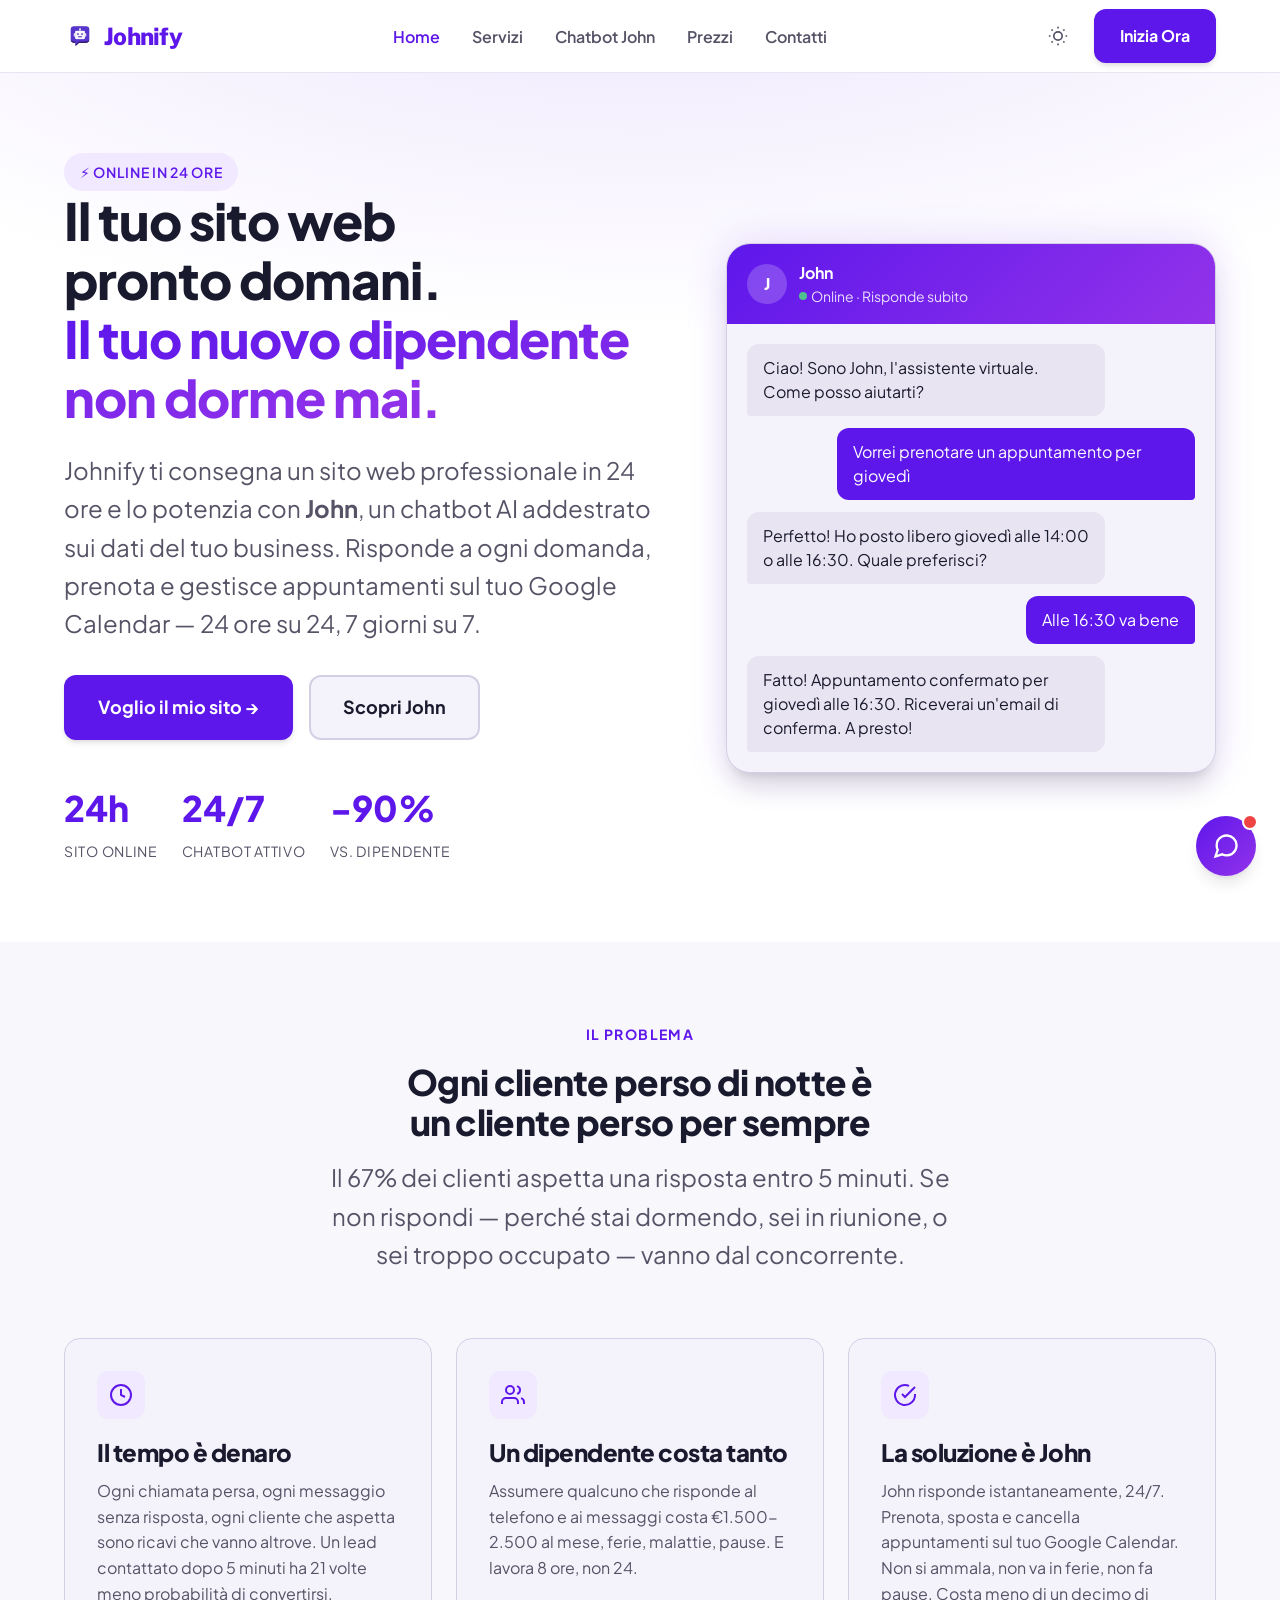
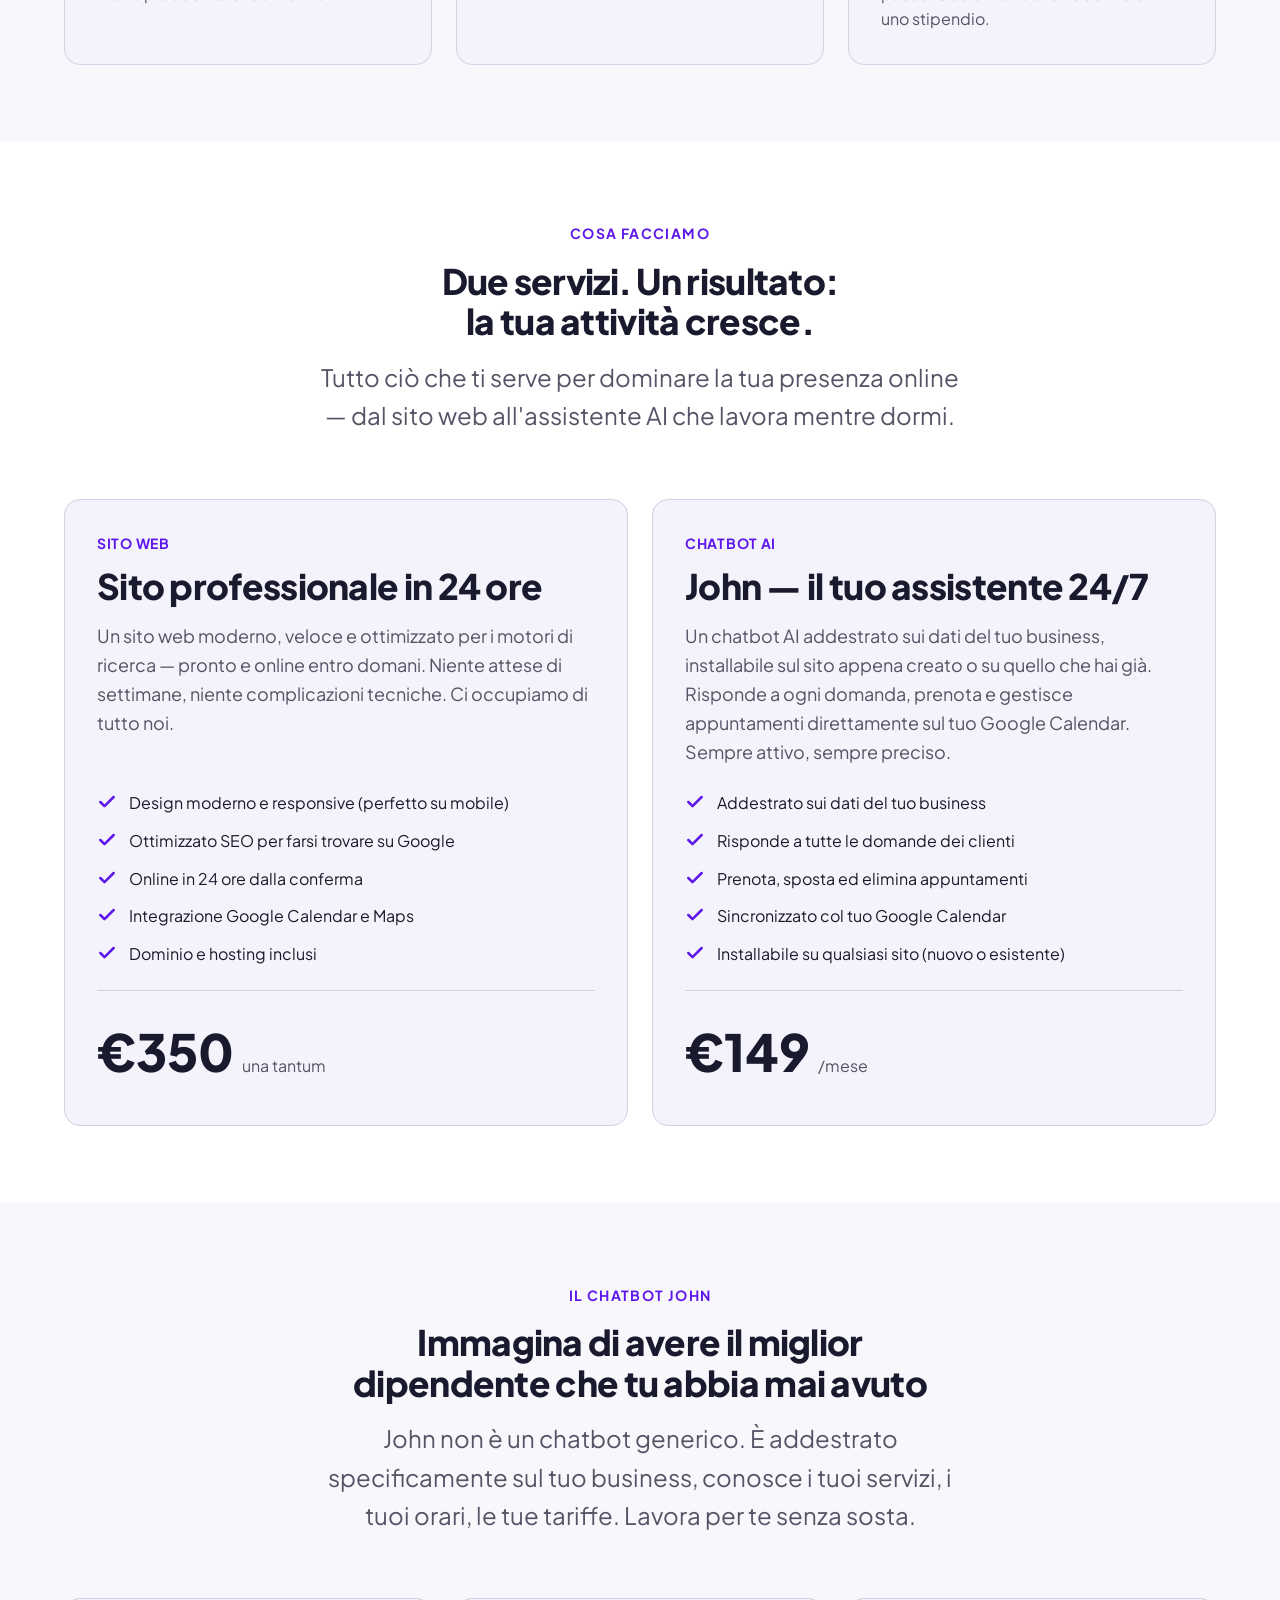
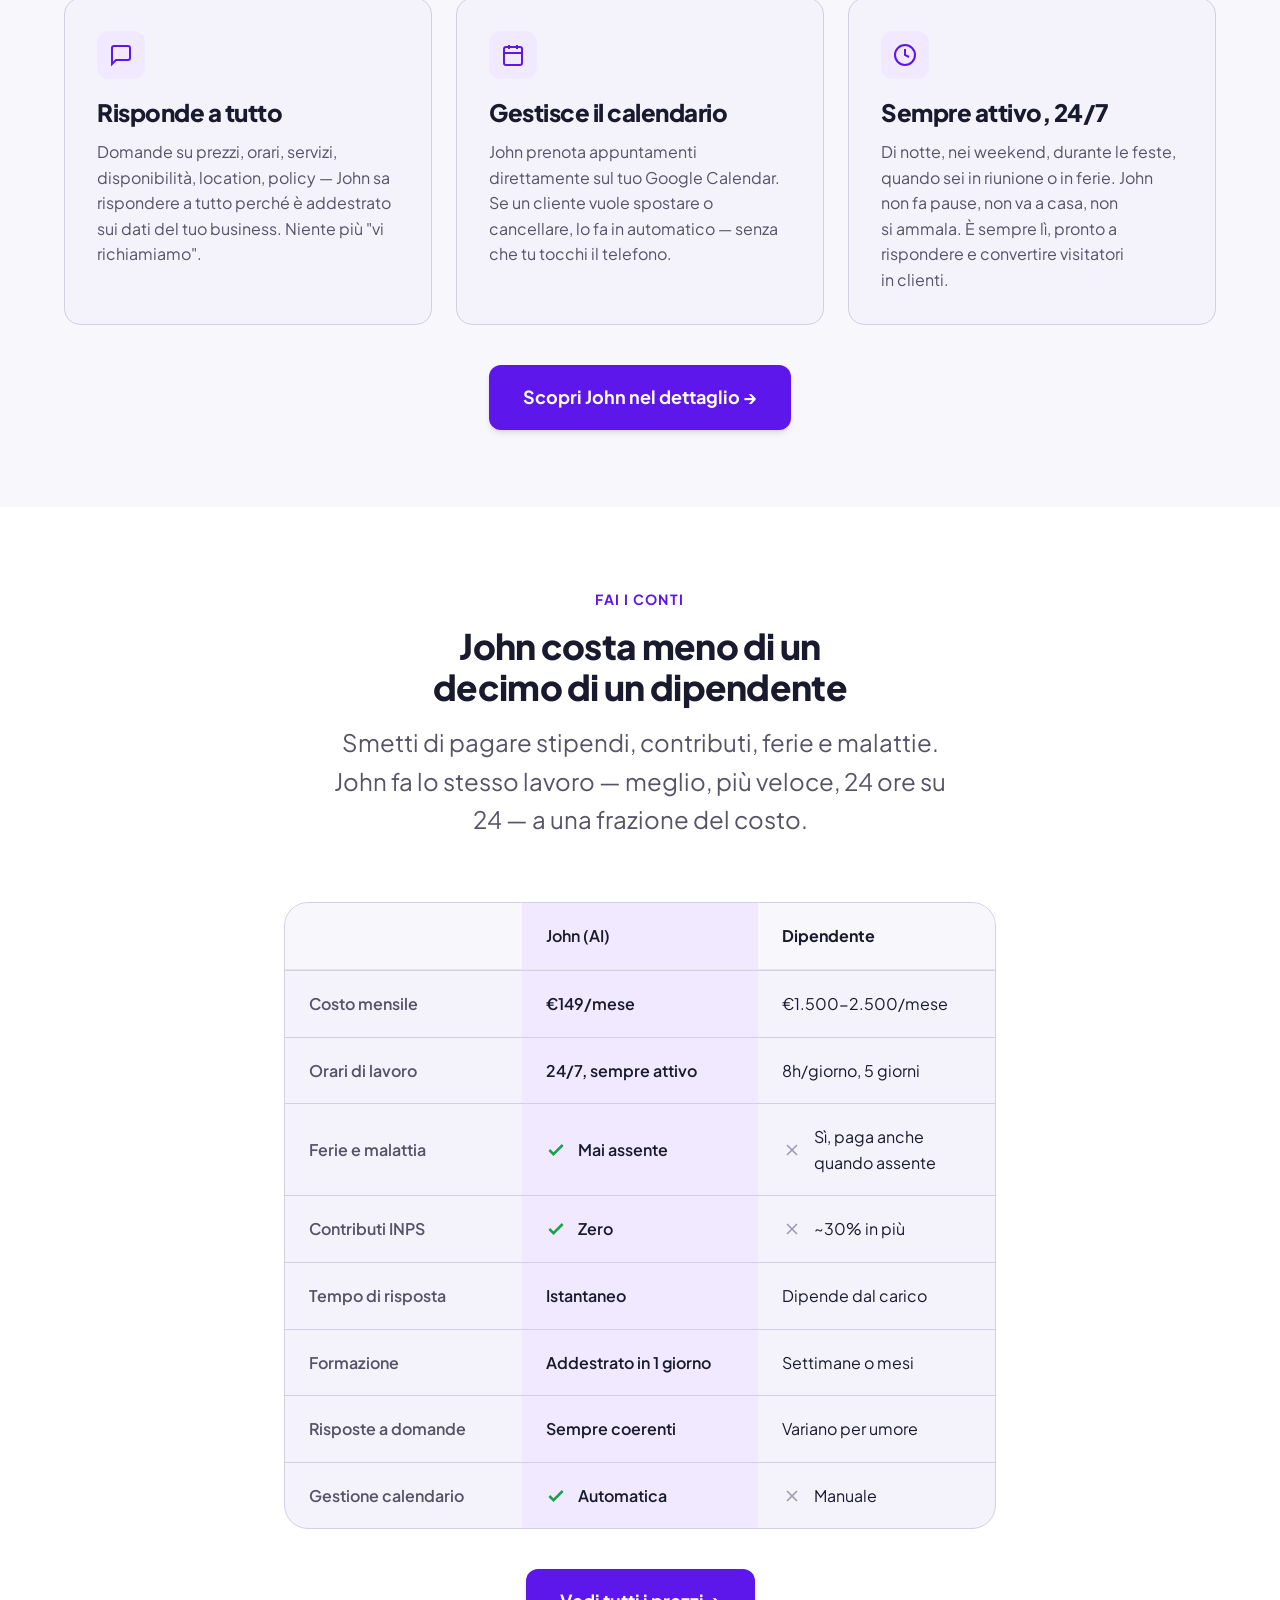
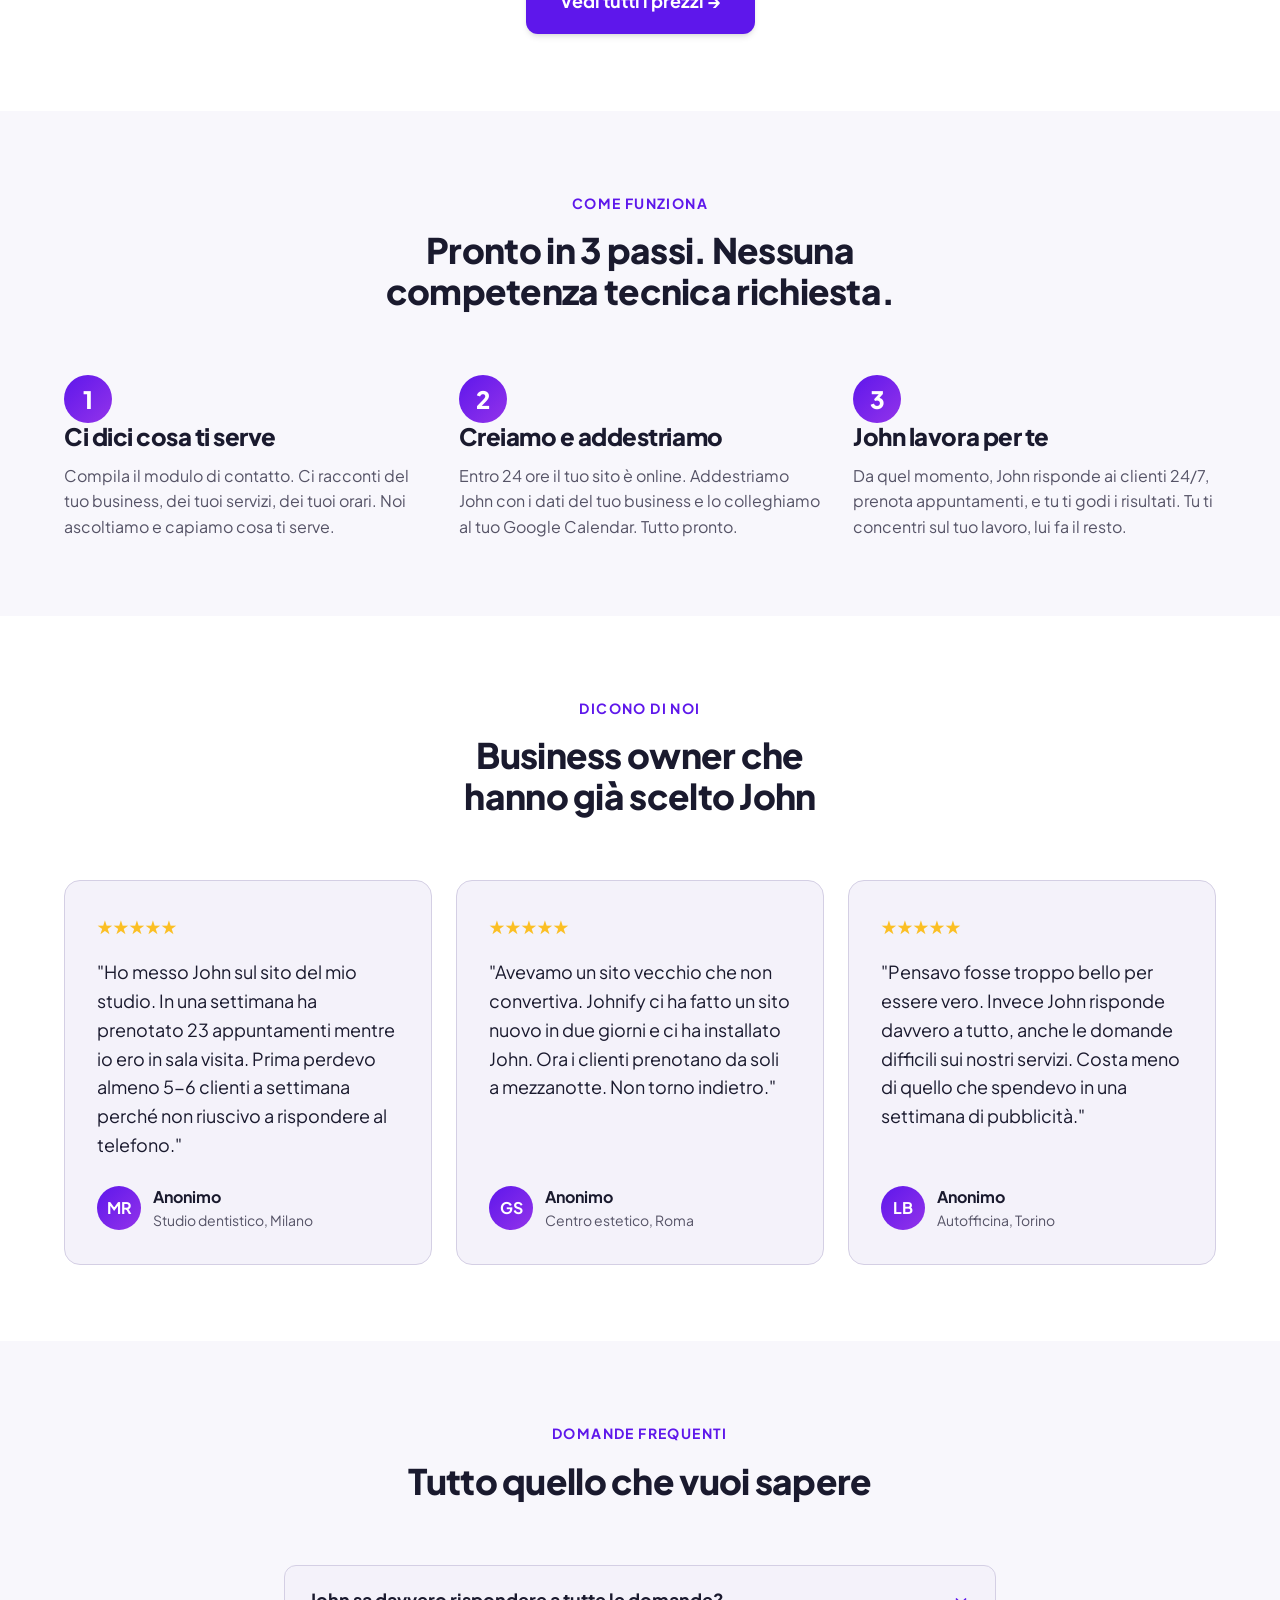
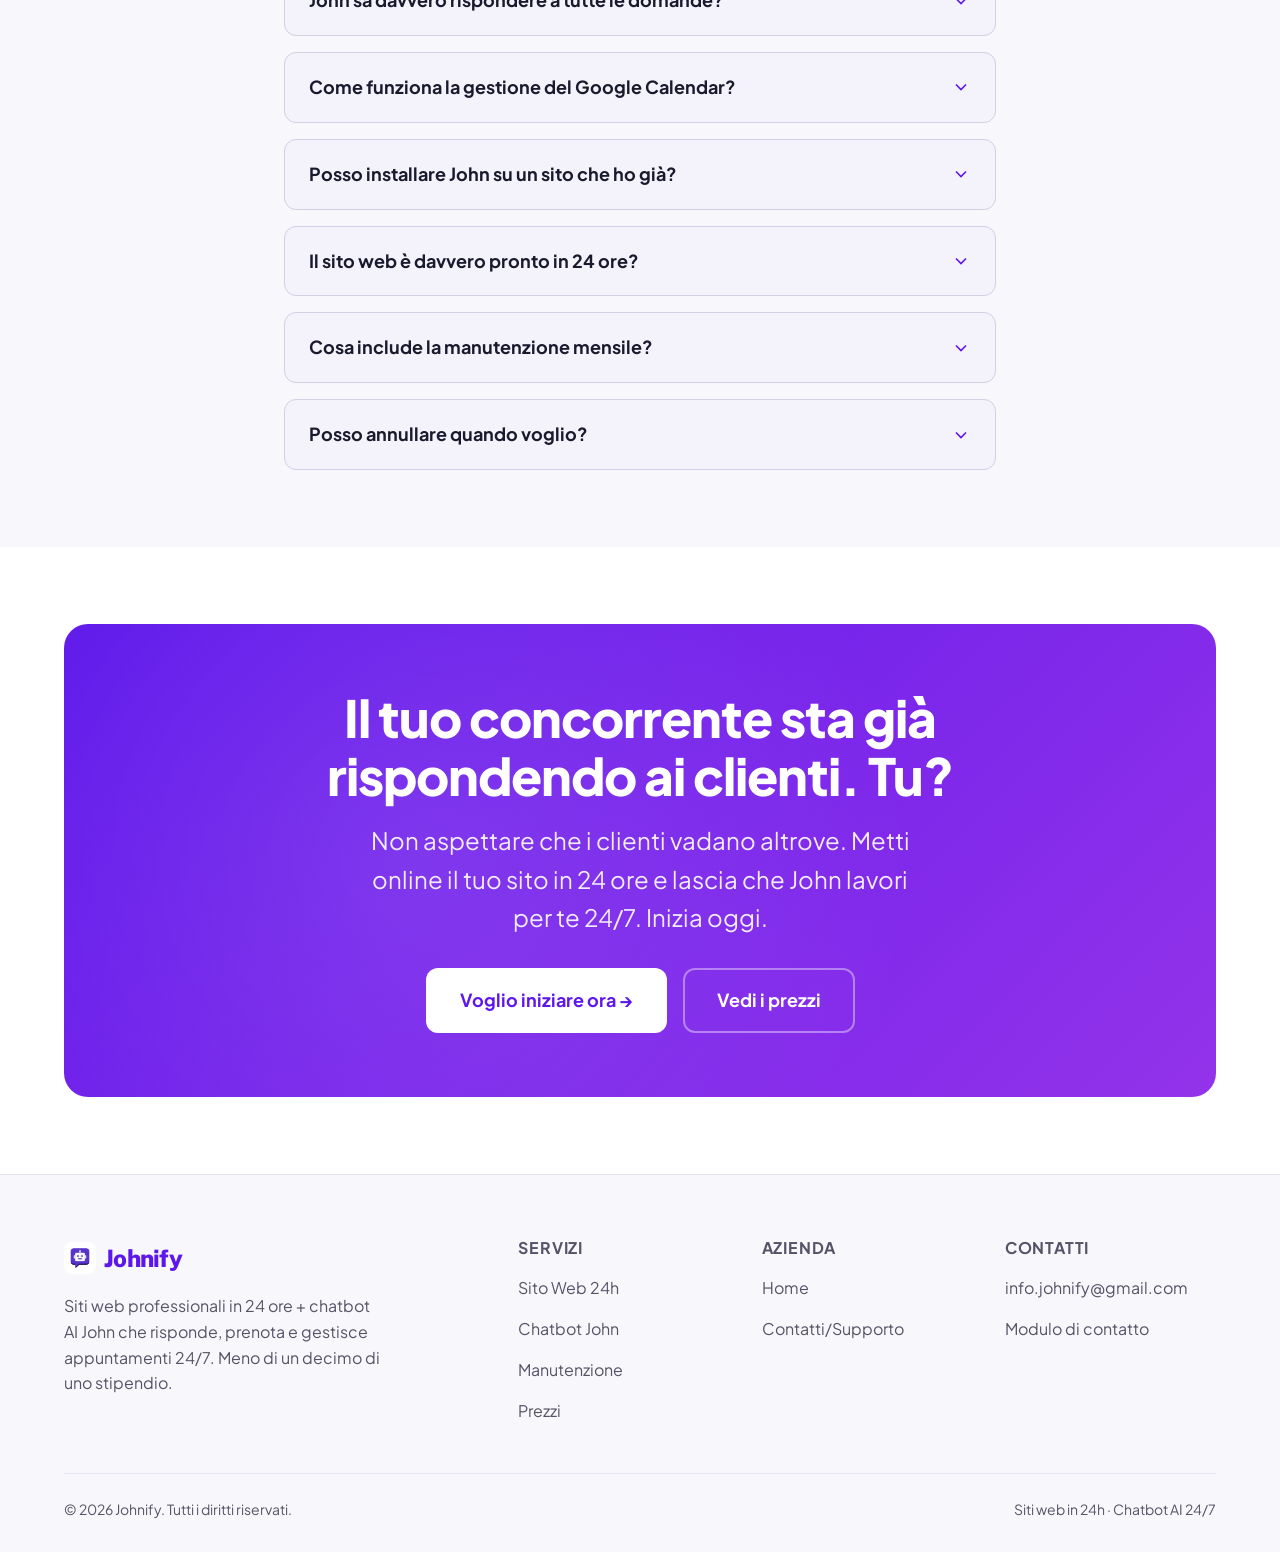
<file: index.html>
<!DOCTYPE html>
<html lang="it" data-theme="light">
<head>
  <meta charset="UTF-8">
  <meta name="viewport" content="width=device-width, initial-scale=1.0">
  <title>Johnify — Siti Web in 24h + Assistente AI John che lavora 24/7</title>
  <meta name="description" content="Johnify crea il tuo sito web professionale in 24 ore e lo potenzia con John, un chatbot AI che risponde, prenota e gestisce appuntamenti sul tuo Google Calendar. Attivo 24/7, a meno di un decimo dello stipendio di un dipendente.">
  <meta property="og:title" content="Johnify — Siti Web in 24h + Assistente AI John 24/7">
  <meta property="og:description" content="Sito web professionale in 24 ore. Chatbot AI John che risponde, prenota e gestisce appuntamenti 24/7. A meno di un decimo di uno stipendio.">
  <meta property="og:type" content="website">
  <link rel="icon" href="logo.png">
  <link rel="preconnect" href="https://fonts.googleapis.com">
  <link rel="preconnect" href="https://fonts.gstatic.com" crossorigin>
  <link href="https://fonts.googleapis.com/css2?family=Plus+Jakarta+Sans:wght@400;500;600;700;800&family=Public+Sans:wght@600;700;800&display=swap" rel="stylesheet">
  <link rel="stylesheet" href="style.css">
  <script>
    (function(){
      try {
        var s = window['localStorage'];
        var t = s ? s.getItem('johnify-theme') : null;
        if (!t) t = window.matchMedia('(prefers-color-scheme: dark)').matches ? 'dark' : 'light';
        document.documentElement.setAttribute('data-theme', t);
      } catch(e){}
    })();
  </script>
</head>
<body>

  <!-- ============ HEADER ============ -->
  <header class="header" id="header">
    <div class="container">
      <nav class="nav">
        <a href="index.html" class="logo" aria-label="Johnify home">
          <img src="logo.png" alt="Johnify">
          Johnify
        </a>

        <ul class="nav-links" id="navLinks">
          <li><a href="index.html" class="active">Home</a></li>
          <li><a href="servizi.html">Servizi</a></li>
          <li><a href="chatbot.html">Chatbot John</a></li>
          <li><a href="prezzi.html">Prezzi</a></li>
          <li><a href="contatti.html">Contatti</a></li>
        </ul>

        <div class="nav-actions">
          <button class="theme-toggle" data-theme-toggle aria-label="Cambia tema">
            <svg id="themeIcon" width="20" height="20" viewBox="0 0 24 24" fill="none" stroke="currentColor" stroke-width="2"><circle cx="12" cy="12" r="5"/><path d="M12 1v2M12 21v2M4.22 4.22l1.42 1.42M18.36 18.36l1.42 1.42M1 12h2M21 12h2M4.22 19.78l1.42-1.42M18.36 5.64l1.42-1.42"/></svg>
          </button>
          <a href="https://cal.com/convexis-yamp3o/johnify?overlayCalendar=true" class="btn btn-primary">Inizia Ora</a>
          <button class="menu-toggle" id="menuToggle" aria-label="Apri menu">
            <span></span><span></span><span></span>
          </button>
        </div>
      </nav>
    </div>
  </header>

  <!-- ============ HERO ============ -->
  <section class="hero">
    <div class="container">
      <div class="hero-grid">
        <div class="hero-content">
          <span class="badge">⚡ Online in 24 ore</span>
          <h1>Il tuo sito web pronto domani.<br><span class="text-gradient">Il tuo nuovo dipendente non dorme mai.</span></h1>
          <p>Johnify ti consegna un sito web professionale in 24 ore e lo potenzia con <strong>John</strong>, un chatbot AI addestrato sui dati del tuo business. Risponde a ogni domanda, prenota e gestisce appuntamenti sul tuo Google Calendar — 24 ore su 24, 7 giorni su 7.</p>
          <div class="hero-actions">
            <a href="https://cal.com/convexis-yamp3o/johnify?overlayCalendar=true" class="btn btn-primary btn-lg">Voglio il mio sito →</a>
            <a href="chatbot.html" class="btn btn-secondary btn-lg">Scopri John</a>
          </div>
          <div class="hero-trust">
            <div class="hero-trust-item">
              <span class="hero-trust-value">24h</span>
              <span class="hero-trust-label">Sito online</span>
            </div>
            <div class="hero-trust-item">
              <span class="hero-trust-value">24/7</span>
              <span class="hero-trust-label">Chatbot attivo</span>
            </div>
            <div class="hero-trust-item">
              <span class="hero-trust-value">-90%</span>
              <span class="hero-trust-label">vs. dipendente</span>
            </div>
          </div>
        </div>

        <div class="hero-visual">
          <div class="chat-preview">
            <div class="chat-preview-header">
              <div class="chat-preview-avatar">J</div>
              <div>
                <div class="chat-preview-name">John</div>
                <div class="chat-preview-status">Online · Risponde subito</div>
              </div>
            </div>
            <div class="chat-preview-body">
              <div class="chat-msg chat-msg-bot">Ciao! Sono John, l'assistente virtuale. Come posso aiutarti?</div>
              <div class="chat-msg chat-msg-user">Vorrei prenotare un appuntamento per giovedì</div>
              <div class="chat-msg chat-msg-bot">Perfetto! Ho posto libero giovedì alle 14:00 o alle 16:30. Quale preferisci?</div>
              <div class="chat-msg chat-msg-user">Alle 16:30 va bene</div>
              <div class="chat-msg chat-msg-bot">Fatto! Appuntamento confermato per giovedì alle 16:30. Riceverai un'email di conferma. A presto!</div>
            </div>
          </div>
        </div>
      </div>
    </div>
  </section>

  <!-- ============ PROBLEM / SOLUTION ============ -->
  <section class="section section-alt">
    <div class="container">
      <div class="section-header">
        <span class="section-label">Il problema</span>
        <h2>Ogni cliente perso di notte è un cliente perso per sempre</h2>
        <p>Il 67% dei clienti aspetta una risposta entro 5 minuti. Se non rispondi — perché stai dormendo, sei in riunione, o sei troppo occupato — vanno dal concorrente.</p>
      </div>
      <div class="features-grid">
        <div class="feature-card">
          <div class="feature-icon">
            <svg width="24" height="24" viewBox="0 0 24 24" fill="none" stroke="currentColor" stroke-width="2"><circle cx="12" cy="12" r="10"/><path d="M12 6v6l4 2"/></svg>
          </div>
          <h3>Il tempo è denaro</h3>
          <p>Ogni chiamata persa, ogni messaggio senza risposta, ogni cliente che aspetta sono ricavi che vanno altrove. Un lead contattato dopo 5 minuti ha 21 volte meno probabilità di convertirsi.</p>
        </div>
        <div class="feature-card">
          <div class="feature-icon">
            <svg width="24" height="24" viewBox="0 0 24 24" fill="none" stroke="currentColor" stroke-width="2"><path d="M17 21v-2a4 4 0 0 0-4-4H5a4 4 0 0 0-4 4v2"/><circle cx="9" cy="7" r="4"/><path d="M23 21v-2a4 4 0 0 0-3-3.87M16 3.13a4 4 0 0 1 0 7.75"/></svg>
          </div>
          <h3>Un dipendente costa tanto</h3>
          <p>Assumere qualcuno che risponde al telefono e ai messaggi costa €1.500-2.500 al mese, ferie, malattie, pause. E lavora 8 ore, non 24.</p>
        </div>
        <div class="feature-card">
          <div class="feature-icon">
            <svg width="24" height="24" viewBox="0 0 24 24" fill="none" stroke="currentColor" stroke-width="2"><path d="M22 11.08V12a10 10 0 1 1-5.93-9.14"/><polyline points="22 4 12 14.01 9 11.01"/></svg>
          </div>
          <h3>La soluzione è John</h3>
          <p>John risponde istantaneamente, 24/7. Prenota, sposta e cancella appuntamenti sul tuo Google Calendar. Non si ammala, non va in ferie, non fa pause. Costa meno di un decimo di uno stipendio.</p>
        </div>
      </div>
    </div>
  </section>

  <!-- ============ SERVICES ============ -->
  <section class="section" id="servizi">
    <div class="container">
      <div class="section-header">
        <span class="section-label">Cosa facciamo</span>
        <h2>Due servizi. Un risultato: la tua attività cresce.</h2>
        <p>Tutto ciò che ti serve per dominare la tua presenza online — dal sito web all'assistente AI che lavora mentre dormi.</p>
      </div>
      <div class="services-grid">
        <div class="service-card">
          <span class="service-card-tag">Sito Web</span>
          <h3>Sito professionale in 24 ore</h3>
          <p>Un sito web moderno, veloce e ottimizzato per i motori di ricerca — pronto e online entro domani. Niente attese di settimane, niente complicazioni tecniche. Ci occupiamo di tutto noi.</p>
          <ul class="service-features">
            <li>Design moderno e responsive (perfetto su mobile)</li>
            <li>Ottimizzato SEO per farsi trovare su Google</li>
            <li>Online in 24 ore dalla conferma</li>
            <li>Integrazione Google Calendar e Maps</li>
            <li>Dominio e hosting inclusi</li>
          </ul>
          <div class="service-price">
            <span class="service-price-value">€350</span>
            <span class="service-price-period">una tantum</span>
          </div>
        </div>

        <div class="service-card">
          <span class="service-card-tag">Chatbot AI</span>
          <h3>John — il tuo assistente 24/7</h3>
          <p>Un chatbot AI addestrato sui dati del tuo business, installabile sul sito appena creato o su quello che hai già. Risponde a ogni domanda, prenota e gestisce appuntamenti direttamente sul tuo Google Calendar. Sempre attivo, sempre preciso.</p>
          <ul class="service-features">
            <li>Addestrato sui dati del tuo business</li>
            <li>Risponde a tutte le domande dei clienti</li>
            <li>Prenota, sposta ed elimina appuntamenti</li>
            <li>Sincronizzato col tuo Google Calendar</li>
            <li>Installabile su qualsiasi sito (nuovo o esistente)</li>
          </ul>
          <div class="service-price">
            <span class="service-price-value">€149</span>
            <span class="service-price-period">/mese</span>
          </div>
        </div>
      </div>
    </div>
  </section>

  <!-- ============ CHATBOT HIGHLIGHT ============ -->
  <section class="section section-alt">
    <div class="container">
      <div class="section-header">
        <span class="section-label">Il chatbot John</span>
        <h2>Immagina di avere il miglior dipendente che tu abbia mai avuto</h2>
        <p>John non è un chatbot generico. È addestrato specificamente sul tuo business, conosce i tuoi servizi, i tuoi orari, le tue tariffe. Lavora per te senza sosta.</p>
      </div>
      <div class="features-grid">
        <div class="feature-card">
          <div class="feature-icon">
            <svg width="24" height="24" viewBox="0 0 24 24" fill="none" stroke="currentColor" stroke-width="2"><path d="M21 15a2 2 0 0 1-2 2H7l-4 4V5a2 2 0 0 1 2-2h14a2 2 0 0 1 2 2z"/></svg>
          </div>
          <h3>Risponde a tutto</h3>
          <p>Domande su prezzi, orari, servizi, disponibilità, location, policy — John sa rispondere a tutto perché è addestrato sui dati del tuo business. Niente più "vi richiamiamo".</p>
        </div>
        <div class="feature-card">
          <div class="feature-icon">
            <svg width="24" height="24" viewBox="0 0 24 24" fill="none" stroke="currentColor" stroke-width="2"><rect x="3" y="4" width="18" height="18" rx="2" ry="2"/><line x1="16" y1="2" x2="16" y2="6"/><line x1="8" y1="2" x2="8" y2="6"/><line x1="3" y1="10" x2="21" y2="10"/></svg>
          </div>
          <h3>Gestisce il calendario</h3>
          <p>John prenota appuntamenti direttamente sul tuo Google Calendar. Se un cliente vuole spostare o cancellare, lo fa in automatico — senza che tu tocchi il telefono.</p>
        </div>
        <div class="feature-card">
          <div class="feature-icon">
            <svg width="24" height="24" viewBox="0 0 24 24" fill="none" stroke="currentColor" stroke-width="2"><path d="M12 2a10 10 0 1 0 10 10A10 10 0 0 0 12 2z"/><path d="M12 6v6l4 2"/></svg>
          </div>
          <h3>Sempre attivo, 24/7</h3>
          <p>Di notte, nei weekend, durante le feste, quando sei in riunione o in ferie. John non fa pause, non va a casa, non si ammala. È sempre lì, pronto a rispondere e convertire visitatori in clienti.</p>
        </div>
      </div>
      <div style="text-align:center; margin-top: var(--space-10);">
        <a href="chatbot.html" class="btn btn-primary btn-lg">Scopri John nel dettaglio →</a>
      </div>
    </div>
  </section>

  <!-- ============ COST COMPARISON ============ -->
  <section class="section">
    <div class="container container-narrow">
      <div class="section-header">
        <span class="section-label">Fai i conti</span>
        <h2>John costa meno di un decimo di un dipendente</h2>
        <p>Smetti di pagare stipendi, contributi, ferie e malattie. John fa lo stesso lavoro — meglio, più veloce, 24 ore su 24 — a una frazione del costo.</p>
      </div>
      <div class="comparison">
        <div class="comparison-grid">
          <div class="comparison-cell header"></div>
          <div class="comparison-cell header highlight">John (AI)</div>
          <div class="comparison-cell header">Dipendente</div>
        </div>
        <div class="comparison-grid">
          <div class="comparison-cell label">Costo mensile</div>
          <div class="comparison-cell highlight">€149/mese</div>
          <div class="comparison-cell">€1.500-2.500/mese</div>
        </div>
        <div class="comparison-grid">
          <div class="comparison-cell label">Orari di lavoro</div>
          <div class="comparison-cell highlight">24/7, sempre attivo</div>
          <div class="comparison-cell">8h/giorno, 5 giorni</div>
        </div>
        <div class="comparison-grid">
          <div class="comparison-cell label">Ferie e malattia</div>
          <div class="comparison-cell highlight">
            <svg class="comparison-icon-yes" width="20" height="20" viewBox="0 0 24 24" fill="none" stroke="currentColor" stroke-width="3"><polyline points="20 6 9 17 4 12"/></svg>
            Mai assente
          </div>
          <div class="comparison-cell">
            <svg class="comparison-icon-no" width="20" height="20" viewBox="0 0 24 24" fill="none" stroke="currentColor" stroke-width="2"><line x1="18" y1="6" x2="6" y2="18"/><line x1="6" y1="6" x2="18" y2="18"/></svg>
            Sì, paga anche quando assente
          </div>
        </div>
        <div class="comparison-grid">
          <div class="comparison-cell label">Contributi INPS</div>
          <div class="comparison-cell highlight">
            <svg class="comparison-icon-yes" width="20" height="20" viewBox="0 0 24 24" fill="none" stroke="currentColor" stroke-width="3"><polyline points="20 6 9 17 4 12"/></svg>
            Zero
          </div>
          <div class="comparison-cell">
            <svg class="comparison-icon-no" width="20" height="20" viewBox="0 0 24 24" fill="none" stroke="currentColor" stroke-width="2"><line x1="18" y1="6" x2="6" y2="18"/><line x1="6" y1="6" x2="18" y2="18"/></svg>
            ~30% in più
          </div>
        </div>
        <div class="comparison-grid">
          <div class="comparison-cell label">Tempo di risposta</div>
          <div class="comparison-cell highlight">Istantaneo</div>
          <div class="comparison-cell">Dipende dal carico</div>
        </div>
        <div class="comparison-grid">
          <div class="comparison-cell label">Formazione</div>
          <div class="comparison-cell highlight">Addestrato in 1 giorno</div>
          <div class="comparison-cell">Settimane o mesi</div>
        </div>
        <div class="comparison-grid">
          <div class="comparison-cell label">Risposte a domande</div>
          <div class="comparison-cell highlight">Sempre coerenti</div>
          <div class="comparison-cell">Variano per umore</div>
        </div>
        <div class="comparison-grid">
          <div class="comparison-cell label">Gestione calendario</div>
          <div class="comparison-cell highlight">
            <svg class="comparison-icon-yes" width="20" height="20" viewBox="0 0 24 24" fill="none" stroke="currentColor" stroke-width="3"><polyline points="20 6 9 17 4 12"/></svg>
            Automatica
          </div>
          <div class="comparison-cell">
            <svg class="comparison-icon-no" width="20" height="20" viewBox="0 0 24 24" fill="none" stroke="currentColor" stroke-width="2"><line x1="18" y1="6" x2="6" y2="18"/><line x1="6" y1="6" x2="18" y2="18"/></svg>
            Manuale
          </div>
        </div>
      </div>
      <div style="text-align:center; margin-top: var(--space-10);">
        <a href="prezzi.html" class="btn btn-primary btn-lg">Vedi tutti i prezzi →</a>
      </div>
    </div>
  </section>

  <!-- ============ HOW IT WORKS ============ -->
  <section class="section section-alt">
    <div class="container">
      <div class="section-header">
        <span class="section-label">Come funziona</span>
        <h2>Pronto in 3 passi. Nessuna competenza tecnica richiesta.</h2>
      </div>
      <div class="steps">
        <div class="step">
          <h3>Ci dici cosa ti serve</h3>
          <p>Compila il modulo di contatto. Ci racconti del tuo business, dei tuoi servizi, dei tuoi orari. Noi ascoltiamo e capiamo cosa ti serve.</p>
        </div>
        <div class="step">
          <h3>Creiamo e addestriamo</h3>
          <p>Entro 24 ore il tuo sito è online. Addestriamo John con i dati del tuo business e lo colleghiamo al tuo Google Calendar. Tutto pronto.</p>
        </div>
        <div class="step">
          <h3>John lavora per te</h3>
          <p>Da quel momento, John risponde ai clienti 24/7, prenota appuntamenti, e tu ti godi i risultati. Tu ti concentri sul tuo lavoro, lui fa il resto.</p>
        </div>
      </div>
    </div>
  </section>

  <!-- ============ TESTIMONIALS ============ -->
  <section class="section">
    <div class="container">
      <div class="section-header">
        <span class="section-label">Dicono di noi</span>
        <h2>Business owner che hanno già scelto John</h2>
      </div>
      <div class="testimonials-grid">
        <div class="testimonial-card">
          <div class="testimonial-stars">★★★★★</div>
          <blockquote>"Ho messo John sul sito del mio studio. In una settimana ha prenotato 23 appuntamenti mentre io ero in sala visita. Prima perdevo almeno 5-6 clienti a settimana perché non riuscivo a rispondere al telefono."</blockquote>
          <div class="testimonial-author">
            <div class="testimonial-avatar">MR</div>
            <div>
              <div class="testimonial-name">Anonimo</div>
              <div class="testimonial-role">Studio dentistico, Milano</div>
            </div>
          </div>
        </div>
        <div class="testimonial-card">
          <div class="testimonial-stars">★★★★★</div>
          <blockquote>"Avevamo un sito vecchio che non convertiva. Johnify ci ha fatto un sito nuovo in due giorni e ci ha installato John. Ora i clienti prenotano da soli a mezzanotte. Non torno indietro."</blockquote>
          <div class="testimonial-author">
            <div class="testimonial-avatar">GS</div>
            <div>
              <div class="testimonial-name">Anonimo</div>
              <div class="testimonial-role">Centro estetico, Roma</div>
            </div>
          </div>
        </div>
        <div class="testimonial-card">
          <div class="testimonial-stars">★★★★★</div>
          <blockquote>"Pensavo fosse troppo bello per essere vero. Invece John risponde davvero a tutto, anche le domande difficili sui nostri servizi. Costa meno di quello che spendevo in una settimana di pubblicità."</blockquote>
          <div class="testimonial-author">
            <div class="testimonial-avatar">LB</div>
            <div>
              <div class="testimonial-name">Anonimo</div>
              <div class="testimonial-role">Autofficina, Torino</div>
            </div>
          </div>
        </div>
      </div>
    </div>
  </section>

  <!-- ============ FAQ ============ -->
  <section class="section section-alt">
    <div class="container container-narrow">
      <div class="section-header">
        <span class="section-label">Domande frequenti</span>
        <h2>Tutto quello che vuoi sapere</h2>
      </div>
      <div class="faq-list" id="faqList">
        <div class="faq-item">
          <button class="faq-question">
            John sa davvero rispondere a tutte le domande?
            <svg class="faq-icon" width="20" height="20" viewBox="0 0 24 24" fill="none" stroke="currentColor" stroke-width="2"><polyline points="6 9 12 15 18 9"/></svg>
          </button>
          <div class="faq-answer">
            <div class="faq-answer-inner">John viene addestrato con i dati specifici del tuo business: servizi, prezzi, orari, policy, location, FAQ. Risponde a tutte le domande che riguardano la tua attività con precisione. Se una domanda esce dal suo ambito, la gestisce elegantemente e segnala il limite.</div>
          </div>
        </div>
        <div class="faq-item">
          <button class="faq-question">
            Come funziona la gestione del Google Calendar?
            <svg class="faq-icon" width="20" height="20" viewBox="0 0 24 24" fill="none" stroke="currentColor" stroke-width="2"><polyline points="6 9 12 15 18 9"/></svg>
          </button>
          <div class="faq-answer">
            <div class="faq-answer-inner">John si collega direttamente al tuo Google Calendar. Quando un cliente chiede di prenotare, John controlla la disponibilità in tempo reale, propone gli slot liberi, e crea l'evento sul calendario appena il cliente conferma. Se il cliente vuole spostare o cancellare, John lo fa automaticamente — tu non devi fare nulla.</div>
          </div>
        </div>
        <div class="faq-item">
          <button class="faq-question">
            Posso installare John su un sito che ho già?
            <svg class="faq-icon" width="20" height="20" viewBox="0 0 24 24" fill="none" stroke="currentColor" stroke-width="2"><polyline points="6 9 12 15 18 9"/></svg>
          </button>
          <div class="faq-answer">
            <div class="faq-answer-inner">Assolutamente sì. John può essere installato su qualsiasi sito web, nuovo o esistente. Il widget è un semplice frammento di codice che inseriamo per te — niente configurazioni complicate. Se non hai un sito, possiamo creartene uno da zero in 24 ore.</div>
          </div>
        </div>
        <div class="faq-item">
          <button class="faq-question">
            Il sito web è davvero pronto in 24 ore?
            <svg class="faq-icon" width="20" height="20" viewBox="0 0 24 24" fill="none" stroke="currentColor" stroke-width="2"><polyline points="6 9 12 15 18 9"/></svg>
          </button>
          <div class="faq-answer">
            <div class="faq-answer-inner">Sì. Dalla conferma dell'ordine, il tuo sito è online entro 24 ore. Lavoriamo velocemente perché abbiamo un processo collaudato e usiamo strumenti professionali. Il sito è completo, responsive e ottimizzato SEO — non una versione provvisoria.</div>
          </div>
        </div>
        <div class="faq-item">
          <button class="faq-question">
            Cosa include la manutenzione mensile?
            <svg class="faq-icon" width="20" height="20" viewBox="0 0 24 24" fill="none" stroke="currentColor" stroke-width="2"><polyline points="6 9 12 15 18 9"/></svg>
          </button>
          <div class="faq-answer">
            <div class="faq-answer-inner">La manutenzione mensile include aggiornamenti di sicurezza, backup, piccole modifiche ai contenuti (testi, foto, orari), monitoraggio uptime, e aggiornamenti del chatbot John con nuove informazioni sul tuo business. Tieni il sito sempre aggiornato e funzionante senza preoccuparti di nulla.</div>
          </div>
        </div>
        <div class="faq-item">
          <button class="faq-question">
            Posso annullare quando voglio?
            <svg class="faq-icon" width="20" height="20" viewBox="0 0 24 24" fill="none" stroke="currentColor" stroke-width="2"><polyline points="6 9 12 15 18 9"/></svg>
          </button>
          <div class="faq-answer">
            <div class="faq-answer-inner">Sì, non ci sono contratti vincolanti. Il servizio del chatbot e la manutenzione mensile si rinnovano mese per mese. Puoi annullare in qualsiasi momento con un preavviso di 30 giorni. Il sito web è tuo: resta online anche se smetti il servizio di manutenzione.</div>
          </div>
        </div>
      </div>
    </div>
  </section>

  <!-- ============ CTA ============ -->
  <section class="section">
    <div class="container">
      <div class="cta-banner">
        <h2>Il tuo concorrente sta già rispondendo ai clienti. Tu?</h2>
        <p>Non aspettare che i clienti vadano altrove. Metti online il tuo sito in 24 ore e lascia che John lavori per te 24/7. Inizia oggi.</p>
        <div class="hero-actions" style="justify-content: center;">
          <a href="https://cal.com/convexis-yamp3o/johnify?overlayCalendar=true" class="btn btn-lg">Voglio iniziare ora →</a>
          <a href="prezzi.html" class="btn btn-secondary btn-lg">Vedi i prezzi</a>
        </div>
      </div>
    </div>
  </section>

  <!-- ============ FOOTER ============ -->
  <footer class="footer">
    <div class="container">
      <div class="footer-grid">
        <div class="footer-brand">
          <a href="index.html" class="logo">
            <img src="logo.png" alt="Johnify">
            Johnify
          </a>
          <p>Siti web professionali in 24 ore + chatbot AI John che risponde, prenota e gestisce appuntamenti 24/7. Meno di un decimo di uno stipendio.</p>
        </div>
        <div class="footer-col">
          <h4>Servizi</h4>
          <ul>
            <li><a href="servizi.html">Sito Web 24h</a></li>
            <li><a href="chatbot.html">Chatbot John</a></li>
            <li><a href="servizi.html">Manutenzione</a></li>
            <li><a href="prezzi.html">Prezzi</a></li>
          </ul>
        </div>
        <div class="footer-col">
          <h4>Azienda</h4>
          <ul>
            <li><a href="index.html">Home</a></li>
            <li><a href="contatti.html">Contatti/Supporto</a></li>
          </ul>
        </div>
        <div class="footer-col">
          <h4>Contatti</h4>
          <ul>
            <li><a href="mailto:info.johnify@gmail.com">info.johnify@gmail.com</a></li>
            <li><a href="contatti.html">Modulo di contatto</a></li>
          </ul>
        </div>
      </div>
      <div class="footer-bottom">
        <span>© 2026 Johnify. Tutti i diritti riservati.</span>
        <span>Siti web in 24h · Chatbot AI 24/7</span>
      </div>
    </div>
  </footer>

  <!-- ============ CHAT WIDGET ============ -->
  <div class="chat-widget" id="chatWidget">
    <div class="chat-widget-window" id="chatWindow">
      <div class="chat-widget-header">
        <div class="chat-preview-avatar">J</div>
        <div class="chat-widget-header-info">
          <div class="chat-preview-name">John</div>
          <div class="chat-preview-status">Online · Risponde subito</div>
        </div>
        <button class="chat-widget-close" id="chatClose" aria-label="Chiudi chat">
          <svg width="20" height="20" viewBox="0 0 24 24" fill="none" stroke="currentColor" stroke-width="2"><line x1="18" y1="6" x2="6" y2="18"/><line x1="6" y1="6" x2="18" y2="18"/></svg>
        </button>
      </div>
      <div class="chat-widget-messages" id="chatMessages">
        <div class="chat-msg chat-msg-bot">Ciao! Sono John, l'assistente virtuale di Johnify. Come posso aiutarti oggi?</div>
      </div>
      <div class="chat-widget-input">
        <input type="text" id="chatInput" placeholder="Scrivi un messaggio..." aria-label="Messaggio">
        <button class="chat-widget-send" id="chatSend" aria-label="Invia">
          <svg width="20" height="20" viewBox="0 0 24 24" fill="none" stroke="currentColor" stroke-width="2"><line x1="22" y1="2" x2="11" y2="13"/><polygon points="22 2 15 22 11 13 2 9 22 2"/></svg>
        </button>
      </div>
    </div>
    <button class="chat-widget-toggle" id="chatToggle" aria-label="Apri chat con John">
      <svg width="28" height="28" viewBox="0 0 24 24" fill="none" stroke="currentColor" stroke-width="2"><path d="M21 11.5a8.38 8.38 0 0 1-.9 3.8 8.5 8.5 0 0 1-7.6 4.7 8.38 8.38 0 0 1-3.8-.9L3 21l1.9-5.7a8.38 8.38 0 0 1-.9-3.8 8.5 8.5 0 0 1 4.7-7.6 8.38 8.38 0 0 1 3.8-.9h.5a8.48 8.48 0 0 1 8 8v.5z"/></svg>
      <span class="notification-dot"></span>
    </button>
  </div>

  <script src="script.js"></script>
</body>
</html>
</file>
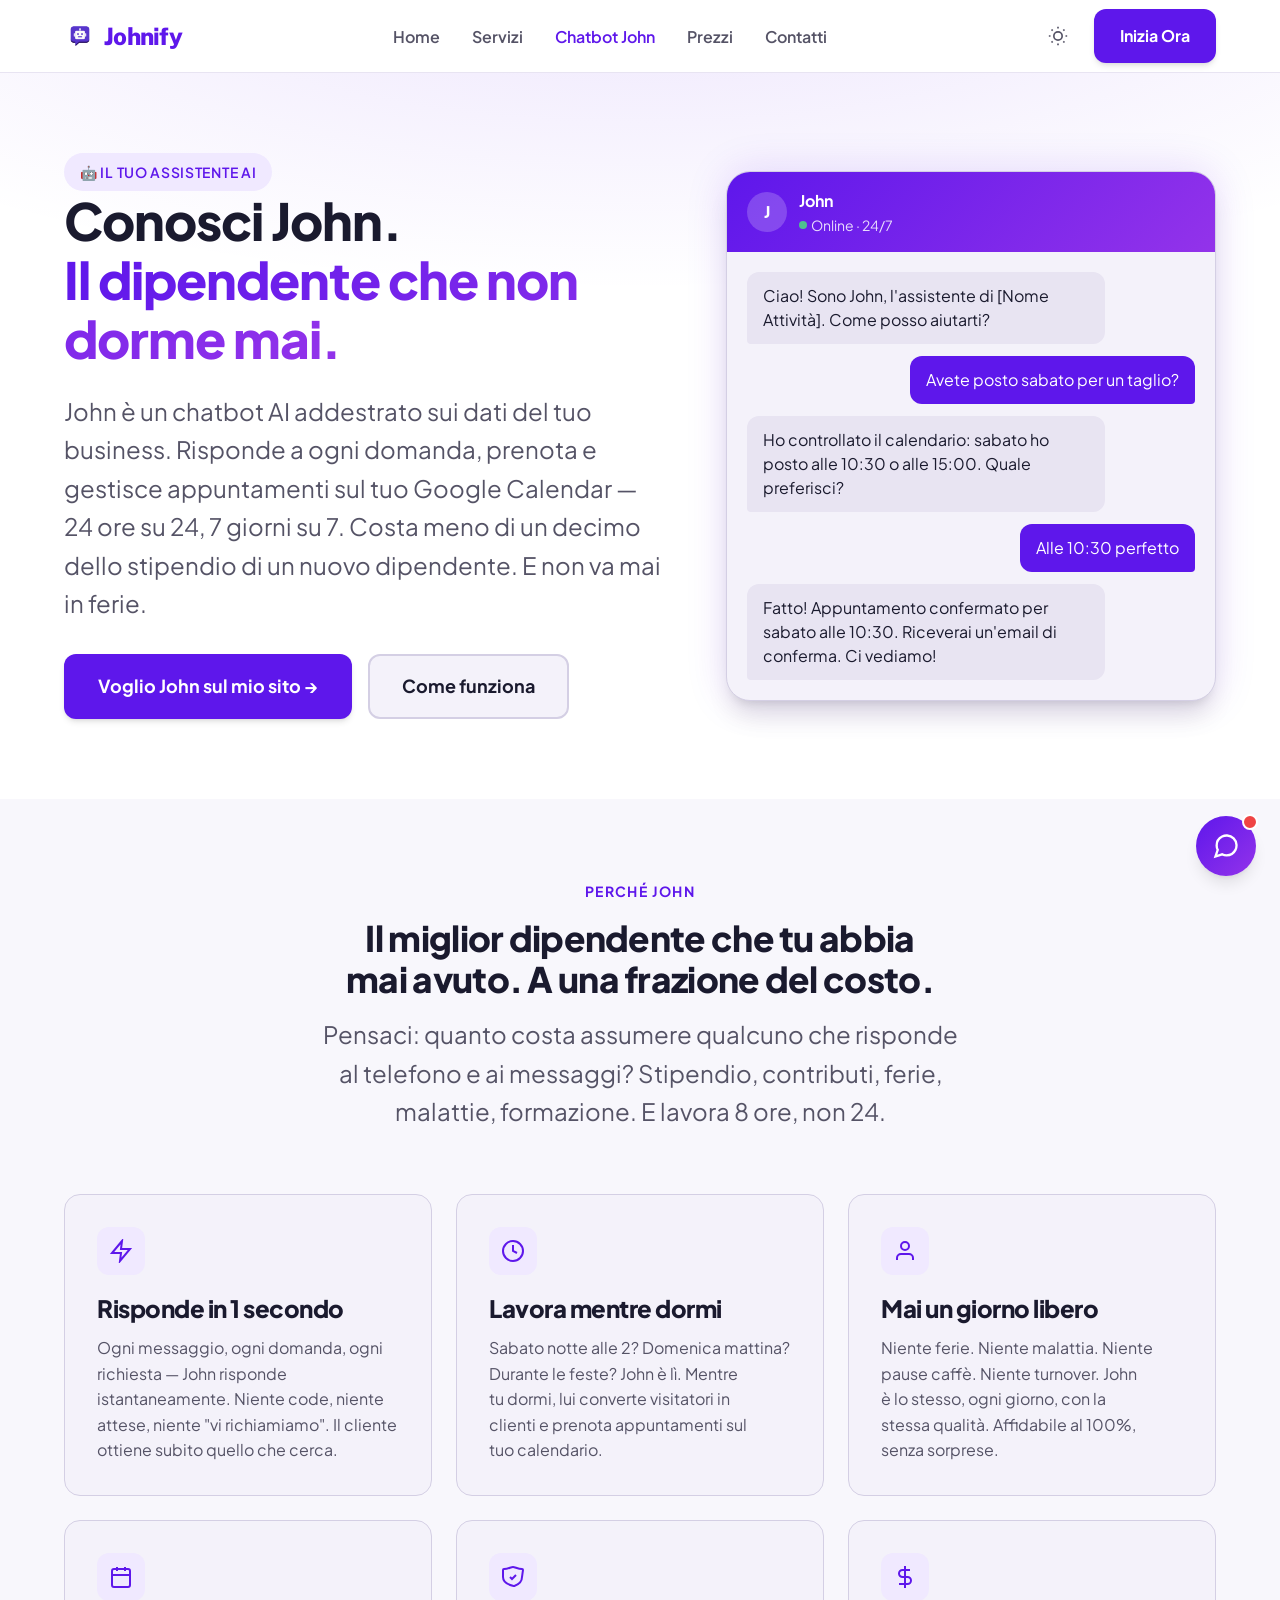
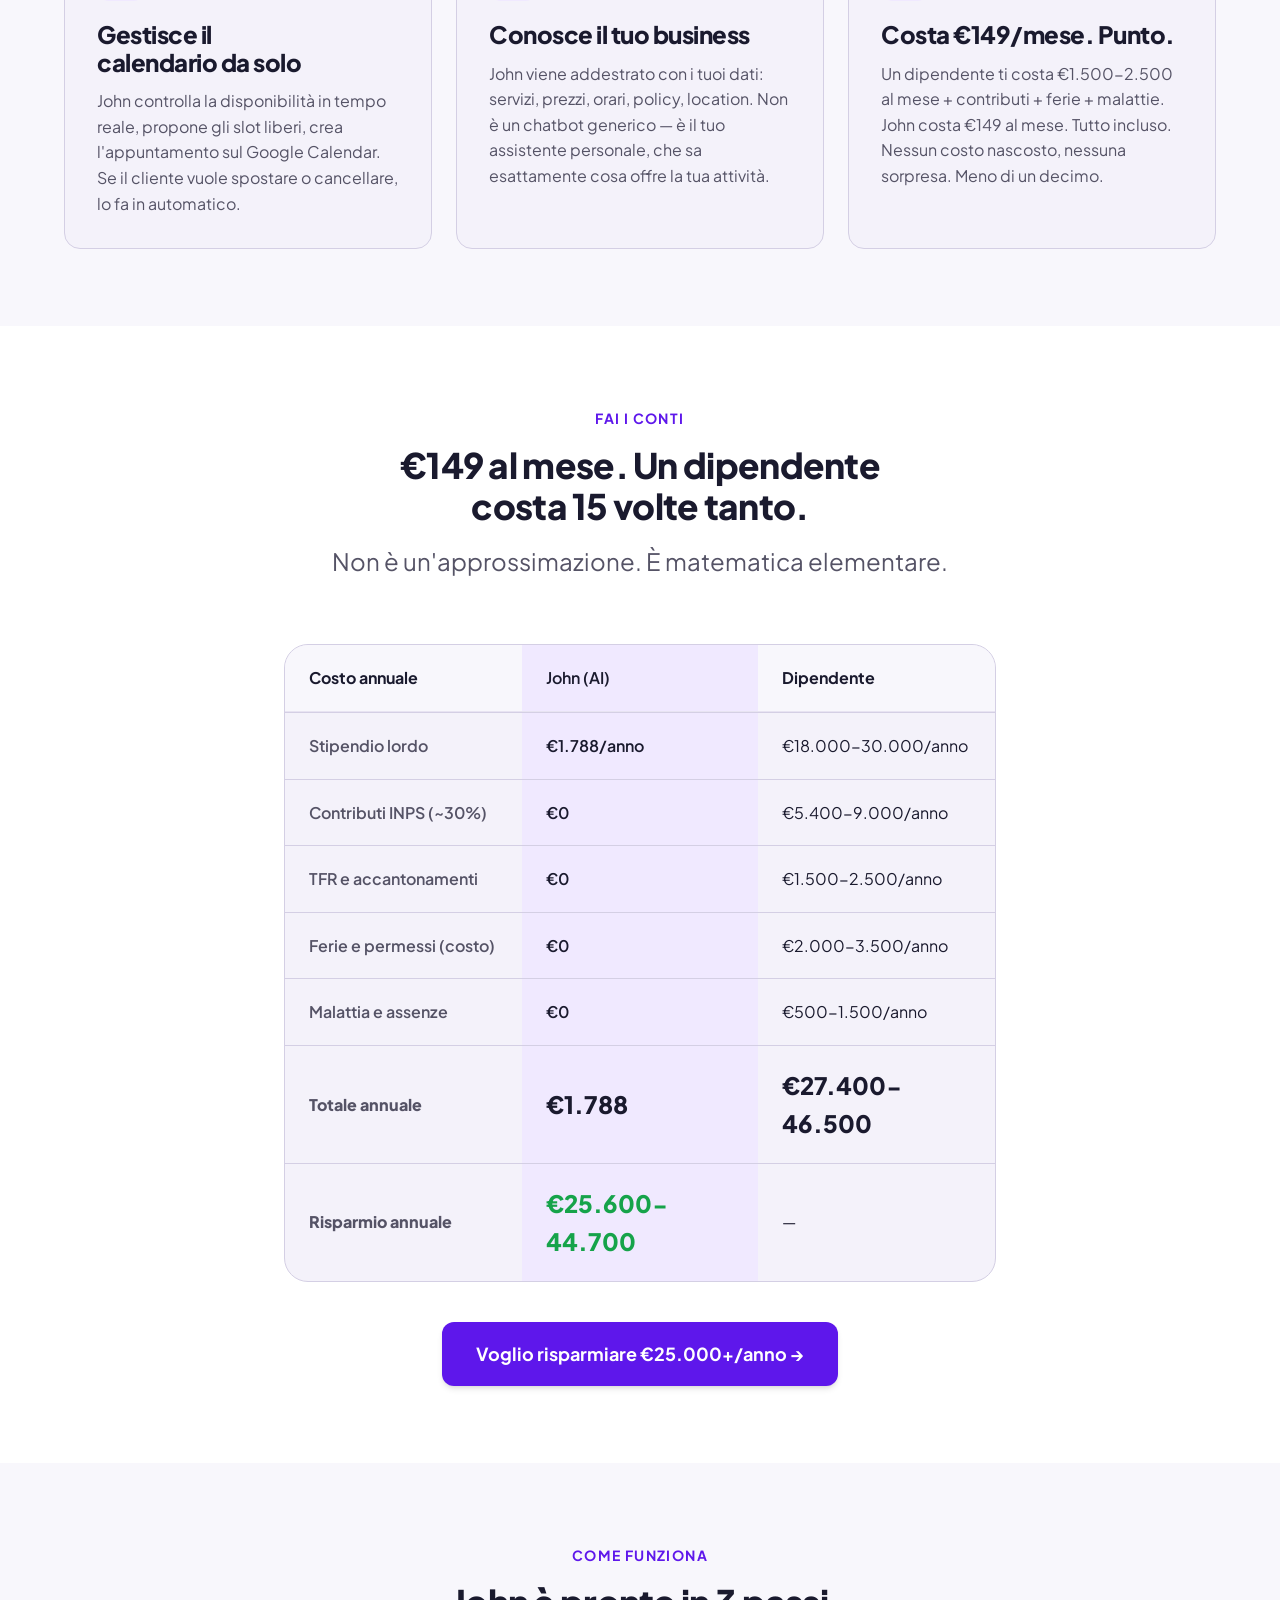
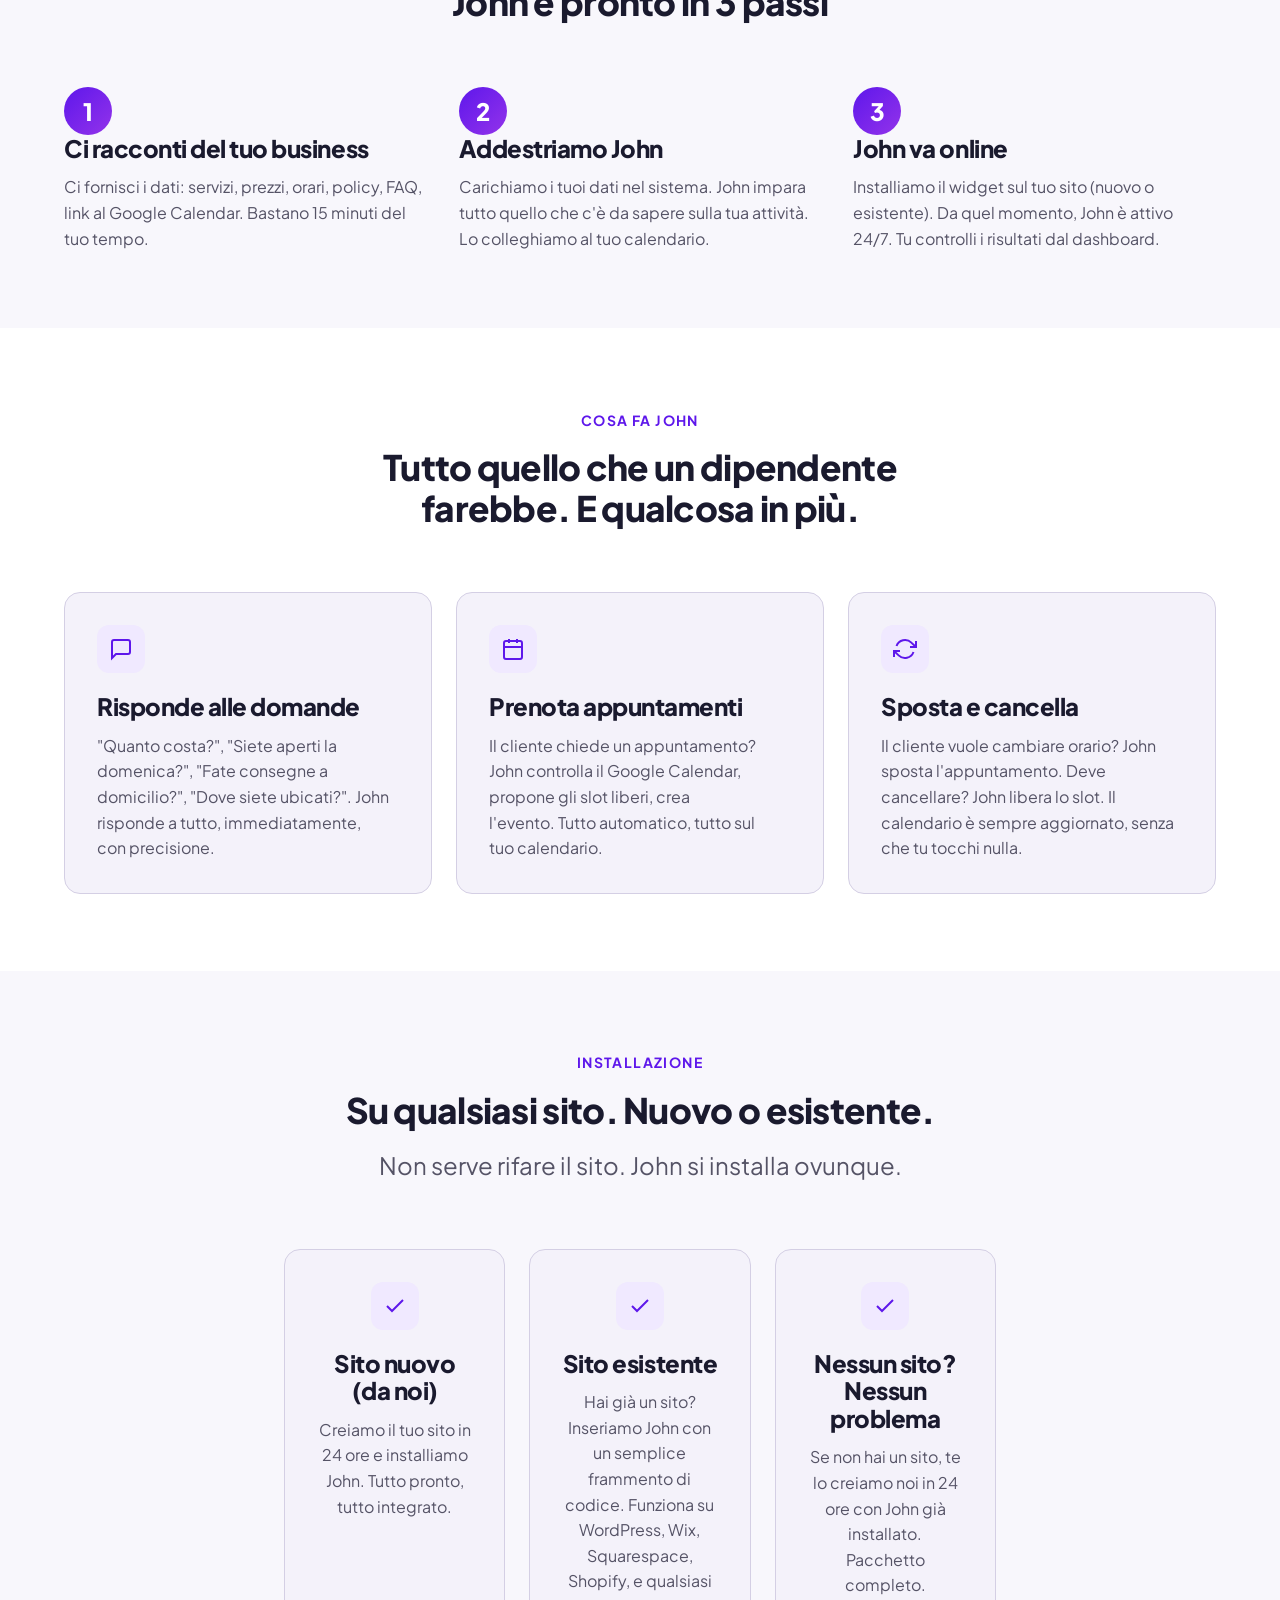
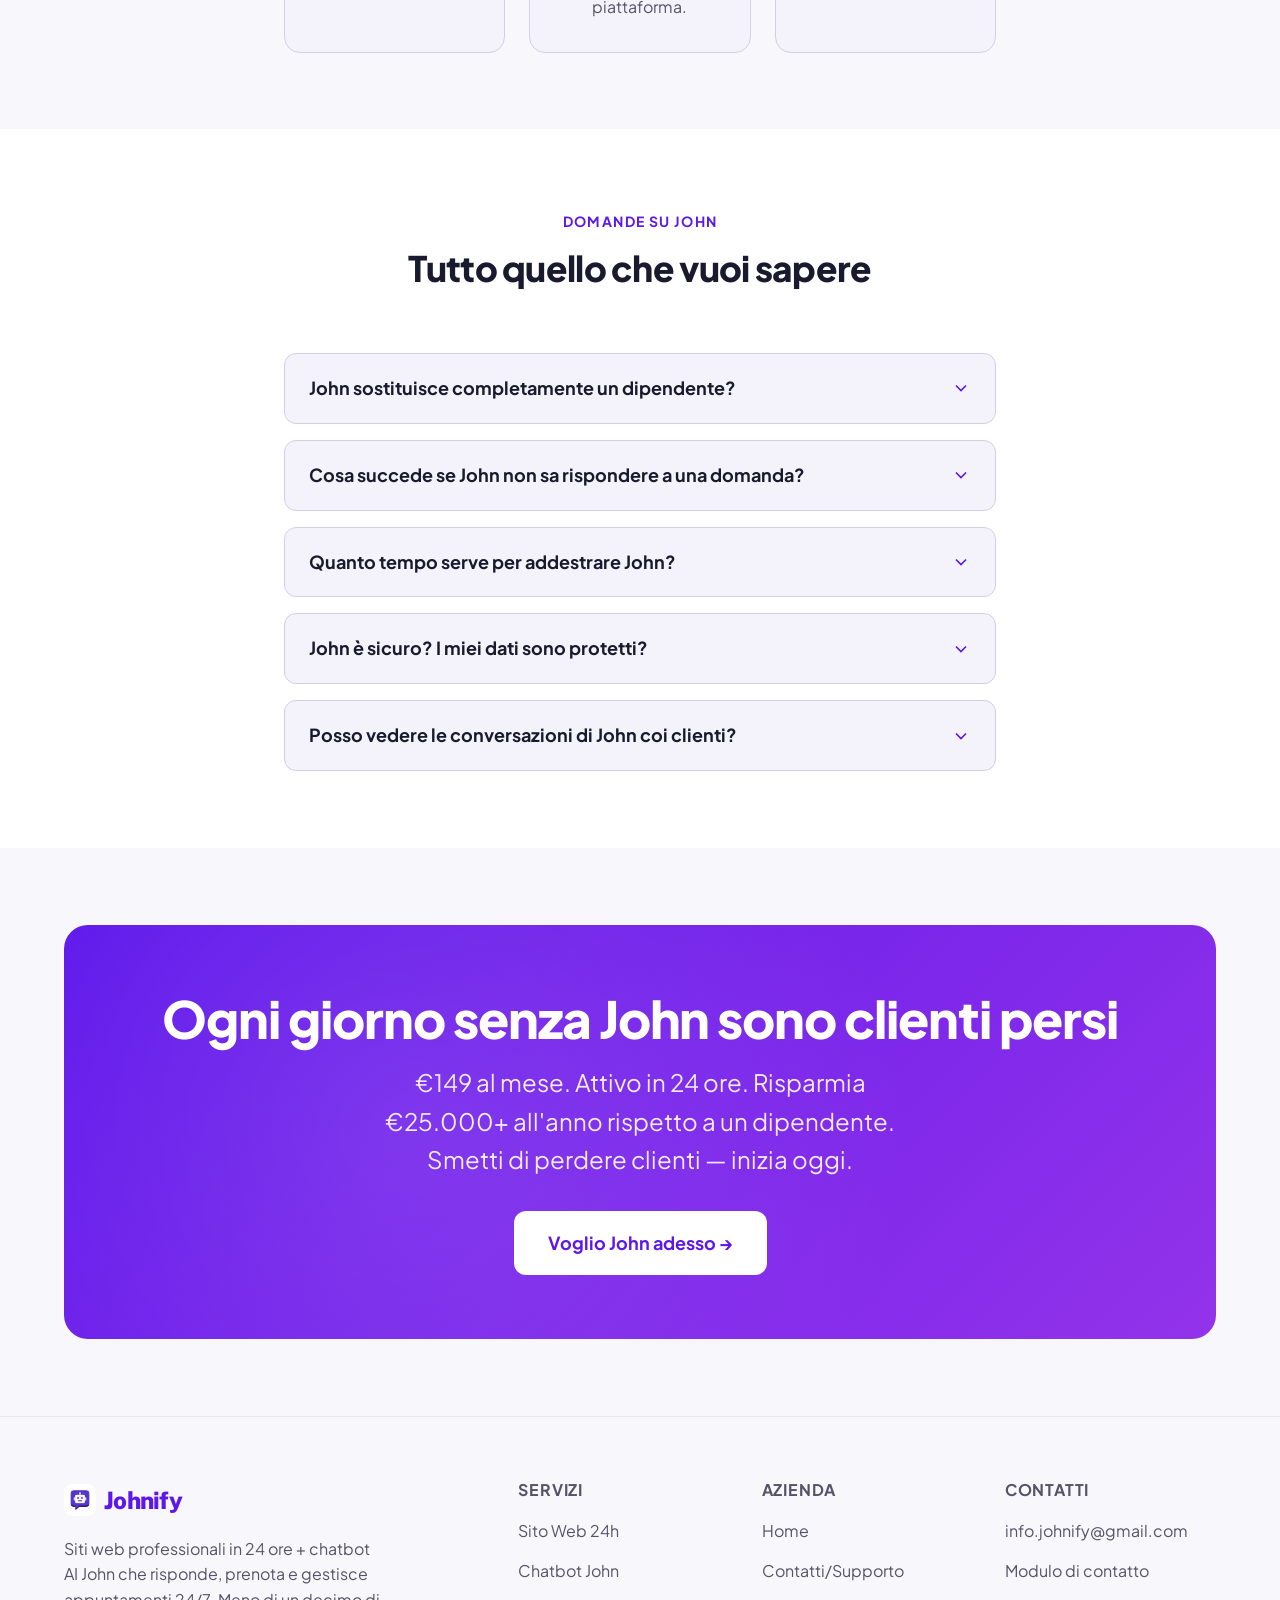
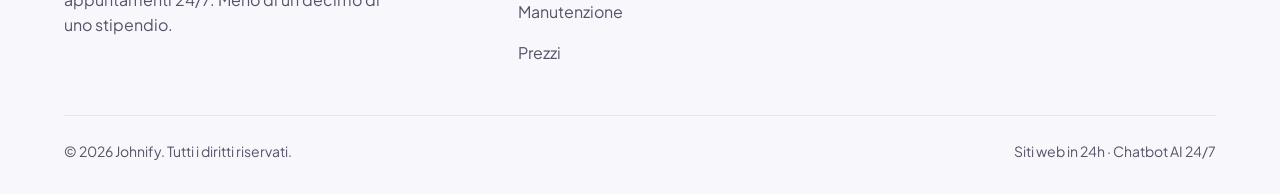
<file: chatbot.html>
<!DOCTYPE html>
<html lang="it" data-theme="light">
<head>
  <meta charset="UTF-8">
  <meta name="viewport" content="width=device-width, initial-scale=1.0">
  <title>John — Il Chatbot AI che lavora 24/7 | Johnify</title>
  <meta name="description" content="John è il chatbot AI di Johnify: addestrato sul tuo business, risponde 24/7, prenota e gestisce appuntamenti sul Google Calendar. Costa meno di un decimo di un dipendente.">
  <link rel="icon" href="logo.png">
  <link rel="preconnect" href="https://fonts.googleapis.com">
  <link rel="preconnect" href="https://fonts.gstatic.com" crossorigin>
  <link href="https://fonts.googleapis.com/css2?family=Plus+Jakarta+Sans:wght@400;500;600;700;800&family=Public+Sans:wght@600;700;800&display=swap" rel="stylesheet">
  <link rel="stylesheet" href="style.css">
  <script>
    (function(){
      try {
        var s = window['localStorage'];
        var t = s ? s.getItem('johnify-theme') : null;
        if (!t) t = window.matchMedia('(prefers-color-scheme: dark)').matches ? 'dark' : 'light';
        document.documentElement.setAttribute('data-theme', t);
      } catch(e){}
    })();
  </script>
</head>
<body>

  <!-- HEADER -->
  <header class="header" id="header">
    <div class="container">
      <nav class="nav">
        <a href="index.html" class="logo" aria-label="Johnify home">
          <img src="logo.png" alt="Johnify">
          Johnify
        </a>
        <ul class="nav-links" id="navLinks">
          <li><a href="index.html">Home</a></li>
          <li><a href="servizi.html">Servizi</a></li>
          <li><a href="chatbot.html" class="active">Chatbot John</a></li>
          <li><a href="prezzi.html">Prezzi</a></li>
          <li><a href="contatti.html">Contatti</a></li>
        </ul>
        <div class="nav-actions">
          <button class="theme-toggle" data-theme-toggle aria-label="Cambia tema">
            <svg id="themeIcon" width="20" height="20" viewBox="0 0 24 24" fill="none" stroke="currentColor" stroke-width="2"><circle cx="12" cy="12" r="5"/><path d="M12 1v2M12 21v2M4.22 4.22l1.42 1.42M18.36 18.36l1.42 1.42M1 12h2M21 12h2M4.22 19.78l1.42-1.42M18.36 5.64l1.42-1.42"/></svg>
          </button>
          <a href="https://cal.com/convexis-yamp3o/johnify" class="btn btn-primary">Inizia Ora</a>
          <button class="menu-toggle" id="menuToggle" aria-label="Apri menu"><span></span><span></span><span></span></button>
        </div>
      </nav>
    </div>
  </header>

  <!-- HERO -->
  <section class="hero">
    <div class="container">
      <div class="hero-grid">
        <div class="hero-content">
          <span class="badge">🤖 Il tuo assistente AI</span>
          <h1>Conosci John.<br><span class="text-gradient">Il dipendente che non dorme mai.</span></h1>
          <p>John è un chatbot AI addestrato sui dati del tuo business. Risponde a ogni domanda, prenota e gestisce appuntamenti sul tuo Google Calendar — 24 ore su 24, 7 giorni su 7. Costa meno di un decimo dello stipendio di un nuovo dipendente. E non va mai in ferie.</p>
          <div class="hero-actions">
            <a href="https://cal.com/convexis-yamp3o/johnify" class="btn btn-primary btn-lg">Voglio John sul mio sito →</a>
            <a href="#come-funziona" class="btn btn-secondary btn-lg">Come funziona</a>
          </div>
        </div>
        <div class="hero-visual">
          <div class="chat-preview">
            <div class="chat-preview-header">
              <div class="chat-preview-avatar">J</div>
              <div>
                <div class="chat-preview-name">John</div>
                <div class="chat-preview-status">Online · 24/7</div>
              </div>
            </div>
            <div class="chat-preview-body">
              <div class="chat-msg chat-msg-bot">Ciao! Sono John, l'assistente di [Nome Attività]. Come posso aiutarti?</div>
              <div class="chat-msg chat-msg-user">Avete posto sabato per un taglio?</div>
              <div class="chat-msg chat-msg-bot">Ho controllato il calendario: sabato ho posto alle 10:30 o alle 15:00. Quale preferisci?</div>
              <div class="chat-msg chat-msg-user">Alle 10:30 perfetto</div>
              <div class="chat-msg chat-msg-bot">Fatto! Appuntamento confermato per sabato alle 10:30. Riceverai un'email di conferma. Ci vediamo!</div>
            </div>
          </div>
        </div>
      </div>
    </div>
  </section>

  <!-- WHY JOHN -->
  <section class="section section-alt">
    <div class="container">
      <div class="section-header">
        <span class="section-label">Perché John</span>
        <h2>Il miglior dipendente che tu abbia mai avuto. A una frazione del costo.</h2>
        <p>Pensaci: quanto costa assumere qualcuno che risponde al telefono e ai messaggi? Stipendio, contributi, ferie, malattie, formazione. E lavora 8 ore, non 24.</p>
      </div>
      <div class="features-grid">
        <div class="feature-card">
          <div class="feature-icon">
            <svg width="24" height="24" viewBox="0 0 24 24" fill="none" stroke="currentColor" stroke-width="2"><path d="M13 2L3 14h9l-1 8 10-12h-9l1-8z"/></svg>
          </div>
          <h3>Risponde in 1 secondo</h3>
          <p>Ogni messaggio, ogni domanda, ogni richiesta — John risponde istantaneamente. Niente code, niente attese, niente "vi richiamiamo". Il cliente ottiene subito quello che cerca.</p>
        </div>
        <div class="feature-card">
          <div class="feature-icon">
            <svg width="24" height="24" viewBox="0 0 24 24" fill="none" stroke="currentColor" stroke-width="2"><path d="M12 2a10 10 0 1 0 10 10A10 10 0 0 0 12 2z"/><path d="M12 6v6l4 2"/></svg>
          </div>
          <h3>Lavora mentre dormi</h3>
          <p>Sabato notte alle 2? Domenica mattina? Durante le feste? John è lì. Mentre tu dormi, lui converte visitatori in clienti e prenota appuntamenti sul tuo calendario.</p>
        </div>
        <div class="feature-card">
          <div class="feature-icon">
            <svg width="24" height="24" viewBox="0 0 24 24" fill="none" stroke="currentColor" stroke-width="2"><path d="M20 21v-2a4 4 0 0 0-4-4H8a4 4 0 0 0-4 4v2"/><circle cx="12" cy="7" r="4"/></svg>
          </div>
          <h3>Mai un giorno libero</h3>
          <p>Niente ferie. Niente malattia. Niente pause caffè. Niente turnover. John è lo stesso, ogni giorno, con la stessa qualità. Affidabile al 100%, senza sorprese.</p>
        </div>
        <div class="feature-card">
          <div class="feature-icon">
            <svg width="24" height="24" viewBox="0 0 24 24" fill="none" stroke="currentColor" stroke-width="2"><rect x="3" y="4" width="18" height="18" rx="2" ry="2"/><line x1="16" y1="2" x2="16" y2="6"/><line x1="8" y1="2" x2="8" y2="6"/><line x1="3" y1="10" x2="21" y2="10"/></svg>
          </div>
          <h3>Gestisce il calendario da solo</h3>
          <p>John controlla la disponibilità in tempo reale, propone gli slot liberi, crea l'appuntamento sul Google Calendar. Se il cliente vuole spostare o cancellare, lo fa in automatico.</p>
        </div>
        <div class="feature-card">
          <div class="feature-icon">
            <svg width="24" height="24" viewBox="0 0 24 24" fill="none" stroke="currentColor" stroke-width="2"><path d="M9 12l2 2 4-4M21 12c0 5-3.5 7.5-7.66 8.95a1 1 0 0 1-.67-.01C5.5 19.5 2 17 2 12V5a1 1 0 0 1 1-1c4 0 7-2 9-2s5 2 9 2a1 1 0 0 1 1 1z"/></svg>
          </div>
          <h3>Conosce il tuo business</h3>
          <p>John viene addestrato con i tuoi dati: servizi, prezzi, orari, policy, location. Non è un chatbot generico — è il tuo assistente personale, che sa esattamente cosa offre la tua attività.</p>
        </div>
        <div class="feature-card">
          <div class="feature-icon">
            <svg width="24" height="24" viewBox="0 0 24 24" fill="none" stroke="currentColor" stroke-width="2"><line x1="12" y1="1" x2="12" y2="23"/><path d="M17 5H9.5a3.5 3.5 0 0 0 0 7h5a3.5 3.5 0 0 1 0 7H6"/></svg>
          </div>
          <h3>Costa €149/mese. Punto.</h3>
          <p>Un dipendente ti costa €1.500-2.500 al mese + contributi + ferie + malattie. John costa €149 al mese. Tutto incluso. Nessun costo nascosto, nessuna sorpresa. Meno di un decimo.</p>
        </div>
      </div>
    </div>
  </section>

  <!-- THE MATH -->
  <section class="section" id="come-funziona">
    <div class="container container-narrow">
      <div class="section-header">
        <span class="section-label">Fai i conti</span>
        <h2>€149 al mese. Un dipendente costa 15 volte tanto.</h2>
        <p>Non è un'approssimazione. È matematica elementare.</p>
      </div>
      <div class="comparison">
        <div class="comparison-grid">
          <div class="comparison-cell header">Costo annuale</div>
          <div class="comparison-cell header highlight">John (AI)</div>
          <div class="comparison-cell header">Dipendente</div>
        </div>
        <div class="comparison-grid">
          <div class="comparison-cell label">Stipendio lordo</div>
          <div class="comparison-cell highlight">€1.788/anno</div>
          <div class="comparison-cell">€18.000-30.000/anno</div>
        </div>
        <div class="comparison-grid">
          <div class="comparison-cell label">Contributi INPS (~30%)</div>
          <div class="comparison-cell highlight">€0</div>
          <div class="comparison-cell">€5.400-9.000/anno</div>
        </div>
        <div class="comparison-grid">
          <div class="comparison-cell label">TFR e accantonamenti</div>
          <div class="comparison-cell highlight">€0</div>
          <div class="comparison-cell">€1.500-2.500/anno</div>
        </div>
        <div class="comparison-grid">
          <div class="comparison-cell label">Ferie e permessi (costo)</div>
          <div class="comparison-cell highlight">€0</div>
          <div class="comparison-cell">€2.000-3.500/anno</div>
        </div>
        <div class="comparison-grid">
          <div class="comparison-cell label">Malattia e assenze</div>
          <div class="comparison-cell highlight">€0</div>
          <div class="comparison-cell">€500-1.500/anno</div>
        </div>
        <div class="comparison-grid">
          <div class="comparison-cell label" style="font-weight: 800;">Totale annuale</div>
          <div class="comparison-cell highlight" style="font-size: var(--text-lg); font-weight: 800;">€1.788</div>
          <div class="comparison-cell" style="font-size: var(--text-lg); font-weight: 800;">€27.400-46.500</div>
        </div>
        <div class="comparison-grid">
          <div class="comparison-cell label" style="font-weight: 800;">Risparmio annuale</div>
          <div class="comparison-cell highlight" style="font-size: var(--text-lg); font-weight: 800; color: var(--color-success);">€25.600-44.700</div>
          <div class="comparison-cell">—</div>
        </div>
      </div>
      <div style="text-align:center; margin-top: var(--space-10);">
        <a href="https://cal.com/convexis-yamp3o/johnify" class="btn btn-primary btn-lg">Voglio risparmiare €25.000+/anno →</a>
      </div>
    </div>
  </section>

  <!-- HOW IT WORKS -->
  <section class="section section-alt">
    <div class="container">
      <div class="section-header">
        <span class="section-label">Come funziona</span>
        <h2>John è pronto in 3 passi</h2>
      </div>
      <div class="steps">
        <div class="step">
          <h3>Ci racconti del tuo business</h3>
          <p>Ci fornisci i dati: servizi, prezzi, orari, policy, FAQ, link al Google Calendar. Bastano 15 minuti del tuo tempo.</p>
        </div>
        <div class="step">
          <h3>Addestriamo John</h3>
          <p>Carichiamo i tuoi dati nel sistema. John impara tutto quello che c'è da sapere sulla tua attività. Lo colleghiamo al tuo calendario.</p>
        </div>
        <div class="step">
          <h3>John va online</h3>
          <p>Installiamo il widget sul tuo sito (nuovo o esistente). Da quel momento, John è attivo 24/7. Tu controlli i risultati dal dashboard.</p>
        </div>
      </div>
    </div>
  </section>

  <!-- WHAT JOHN CAN DO -->
  <section class="section">
    <div class="container">
      <div class="section-header">
        <span class="section-label">Cosa fa John</span>
        <h2>Tutto quello che un dipendente farebbe. E qualcosa in più.</h2>
      </div>
      <div class="features-grid">
        <div class="feature-card">
          <div class="feature-icon">
            <svg width="24" height="24" viewBox="0 0 24 24" fill="none" stroke="currentColor" stroke-width="2"><path d="M21 15a2 2 0 0 1-2 2H7l-4 4V5a2 2 0 0 1 2-2h14a2 2 0 0 1 2 2z"/></svg>
          </div>
          <h3>Risponde alle domande</h3>
          <p>"Quanto costa?", "Siete aperti la domenica?", "Fate consegne a domicilio?", "Dove siete ubicati?". John risponde a tutto, immediatamente, con precisione.</p>
        </div>
        <div class="feature-card">
          <div class="feature-icon">
            <svg width="24" height="24" viewBox="0 0 24 24" fill="none" stroke="currentColor" stroke-width="2"><rect x="3" y="4" width="18" height="18" rx="2" ry="2"/><line x1="16" y1="2" x2="16" y2="6"/><line x1="8" y1="2" x2="8" y2="6"/><line x1="3" y1="10" x2="21" y2="10"/></svg>
          </div>
          <h3>Prenota appuntamenti</h3>
          <p>Il cliente chiede un appuntamento? John controlla il Google Calendar, propone gli slot liberi, crea l'evento. Tutto automatico, tutto sul tuo calendario.</p>
        </div>
        <div class="feature-card">
          <div class="feature-icon">
            <svg width="24" height="24" viewBox="0 0 24 24" fill="none" stroke="currentColor" stroke-width="2"><polyline points="23 4 23 10 17 10"/><polyline points="1 20 1 14 7 14"/><path d="M3.51 9a9 9 0 0 1 14.85-3.36L23 10M1 14l4.64 4.36A9 9 0 0 0 20.49 15"/></svg>
          </div>
          <h3>Sposta e cancella</h3>
          <p>Il cliente vuole cambiare orario? John sposta l'appuntamento. Deve cancellare? John libera lo slot. Il calendario è sempre aggiornato, senza che tu tocchi nulla.</p>
        </div>
      </div>
    </div>
  </section>

  <!-- INSTALLATION -->
  <section class="section section-alt">
    <div class="container container-narrow">
      <div class="section-header">
        <span class="section-label">Installazione</span>
        <h2>Su qualsiasi sito. Nuovo o esistente.</h2>
        <p>Non serve rifare il sito. John si installa ovunque.</p>
      </div>
      <div class="features-grid">
        <div class="feature-card" style="text-align: center;">
          <div class="feature-icon" style="margin-inline: auto;">
            <svg width="24" height="24" viewBox="0 0 24 24" fill="none" stroke="currentColor" stroke-width="2"><polyline points="20 6 9 17 4 12"/></svg>
          </div>
          <h3>Sito nuovo (da noi)</h3>
          <p>Creiamo il tuo sito in 24 ore e installiamo John. Tutto pronto, tutto integrato.</p>
        </div>
        <div class="feature-card" style="text-align: center;">
          <div class="feature-icon" style="margin-inline: auto;">
            <svg width="24" height="24" viewBox="0 0 24 24" fill="none" stroke="currentColor" stroke-width="2"><polyline points="20 6 9 17 4 12"/></svg>
          </div>
          <h3>Sito esistente</h3>
          <p>Hai già un sito? Inseriamo John con un semplice frammento di codice. Funziona su WordPress, Wix, Squarespace, Shopify, e qualsiasi piattaforma.</p>
        </div>
        <div class="feature-card" style="text-align: center;">
          <div class="feature-icon" style="margin-inline: auto;">
            <svg width="24" height="24" viewBox="0 0 24 24" fill="none" stroke="currentColor" stroke-width="2"><polyline points="20 6 9 17 4 12"/></svg>
          </div>
          <h3>Nessun sito? Nessun problema</h3>
          <p>Se non hai un sito, te lo creiamo noi in 24 ore con John già installato. Pacchetto completo.</p>
        </div>
      </div>
    </div>
  </section>

  <!-- FAQ -->
  <section class="section">
    <div class="container container-narrow">
      <div class="section-header">
        <span class="section-label">Domande su John</span>
        <h2>Tutto quello che vuoi sapere</h2>
      </div>
      <div class="faq-list" id="faqList">
        <div class="faq-item">
          <button class="faq-question">
            John sostituisce completamente un dipendente?
            <svg class="faq-icon" width="20" height="20" viewBox="0 0 24 24" fill="none" stroke="currentColor" stroke-width="2"><polyline points="6 9 12 15 18 9"/></svg>
          </button>
          <div class="faq-answer">
            <div class="faq-answer-inner">John sostituisce la parte di lavoro che riguarda rispondere alle domande dei clienti e gestire le prenotazioni. Non sostituisce il lavoro manuale o specialistico del tuo business. Ma per quello che riguarda la customer care e la gestione appuntamenti, è superiore a un essere umano: più veloce, sempre disponibile, e costa una frazione.</div>
          </div>
        </div>
        <div class="faq-item">
          <button class="faq-question">
            Cosa succede se John non sa rispondere a una domanda?
            <svg class="faq-icon" width="20" height="20" viewBox="0 0 24 24" fill="none" stroke="currentColor" stroke-width="2"><polyline points="6 9 12 15 18 9"/></svg>
          </button>
          <div class="faq-answer">
            <div class="faq-answer-inner">John viene addestrato su tutto quello che riguarda il tuo business. Se riceve una domanda fuori dal suo ambito di conoscenza, risponde elegantemente che non ha quell'informazione e indirizza il cliente verso il canale più appropriato (telefono, email). Puoi anche aggiornare John con nuove informazioni in qualsiasi momento tramite il servizio di manutenzione.</div>
          </div>
        </div>
        <div class="faq-item">
          <button class="faq-question">
            Quanto tempo serve per addestrare John?
            <svg class="faq-icon" width="20" height="20" viewBox="0 0 24 24" fill="none" stroke="currentColor" stroke-width="2"><polyline points="6 9 12 15 18 9"/></svg>
          </button>
          <div class="faq-answer">
            <div class="faq-answer-inner">L'addestramento completo richiede circa 24 ore dal momento in cui ci fornisci i dati del tuo business. Ci basta che ci mandi i tuoi servizi, i prezzi, gli orari, le policy, e l'accesso al Google Calendar. Faciamo noi il resto.</div>
          </div>
        </div>
        <div class="faq-item">
          <button class="faq-question">
            John è sicuro? I miei dati sono protetti?
            <svg class="faq-icon" width="20" height="20" viewBox="0 0 24 24" fill="none" stroke="currentColor" stroke-width="2"><polyline points="6 9 12 15 18 9"/></svg>
          </button>
          <div class="faq-answer">
            <div class="faq-answer-inner">Sì. I dati del tuo business vengono usati esclusivamente per addestrare la tua istanza di John. Non vengono condivisi con terzi né utilizzati per altri scopi. L'integrazione con Google Calendar è protetta e usa solo i permessi necessari (lettura, creazione, modifica, eliminazione eventi).</div>
          </div>
        </div>
        <div class="faq-item">
          <button class="faq-question">
            Posso vedere le conversazioni di John coi clienti?
            <svg class="faq-icon" width="20" height="20" viewBox="0 0 24 24" fill="none" stroke="currentColor" stroke-width="2"><polyline points="6 9 12 15 18 9"/></svg>
          </button>
          <div class="faq-answer">
            <div class="faq-answer-inner">Sì. Hai accesso a un dashboard dove puoi vedere tutte le conversazioni, gli appuntamenti prenotati, e le domande più frequenti. Questo ti permette di capire cosa vogliono i tuoi clienti e ottimizzare di conseguenza.</div>
          </div>
        </div>
      </div>
    </div>
  </section>

  <!-- CTA -->
  <section class="section section-alt">
    <div class="container">
      <div class="cta-banner">
        <h2>Ogni giorno senza John sono clienti persi</h2>
        <p>€149 al mese. Attivo in 24 ore. Risparmia €25.000+ all'anno rispetto a un dipendente. Smetti di perdere clienti — inizia oggi.</p>
        <a href="https://cal.com/convexis-yamp3o/johnify" class="btn btn-lg">Voglio John adesso →</a>
      </div>
    </div>
  </section>

  <!-- FOOTER -->
  <footer class="footer">
    <div class="container">
      <div class="footer-grid">
        <div class="footer-brand">
          <a href="index.html" class="logo">
            <img src="logo.png" alt="Johnify">
            Johnify
          </a>
          <p>Siti web professionali in 24 ore + chatbot AI John che risponde, prenota e gestisce appuntamenti 24/7. Meno di un decimo di uno stipendio.</p>
        </div>
        <div class="footer-col">
          <h4>Servizi</h4>
          <ul>
            <li><a href="servizi.html">Sito Web 24h</a></li>
            <li><a href="chatbot.html">Chatbot John</a></li>
            <li><a href="servizi.html">Manutenzione</a></li>
            <li><a href="prezzi.html">Prezzi</a></li>
          </ul>
        </div>
        <div class="footer-col">
          <h4>Azienda</h4>
          <ul>
            <li><a href="index.html">Home</a></li>
            <li><a href="contatti.html">Contatti/Supporto</a></li>
          </ul>
        </div>
        <div class="footer-col">
          <h4>Contatti</h4>
          <ul>
            <li><a href="mailto: info.johnify@gmail.com">info.johnify@gmail.com</a></li>
            <li><a href="contatti.html">Modulo di contatto</a></li>
          </ul>
        </div>
      </div>
      <div class="footer-bottom">
        <span>© 2026 Johnify. Tutti i diritti riservati.</span>
        <span>Siti web in 24h · Chatbot AI 24/7</span>
      </div>
    </div>
  </footer>

  <!-- CHAT WIDGET -->
  <div class="chat-widget" id="chatWidget">
    <div class="chat-widget-window" id="chatWindow">
      <div class="chat-widget-header">
        <div class="chat-preview-avatar">J</div>
        <div class="chat-widget-header-info">
          <div class="chat-preview-name">John</div>
          <div class="chat-preview-status">Online · Risponde subito</div>
        </div>
        <button class="chat-widget-close" id="chatClose" aria-label="Chiudi chat">
          <svg width="20" height="20" viewBox="0 0 24 24" fill="none" stroke="currentColor" stroke-width="2"><line x1="18" y1="6" x2="6" y2="18"/><line x1="6" y1="6" x2="18" y2="18"/></svg>
        </button>
      </div>
      <div class="chat-widget-messages" id="chatMessages">
        <div class="chat-msg chat-msg-bot">Ciao! Sono John, l'assistente virtuale di Johnify. Come posso aiutarti oggi?</div>
      </div>
      <div class="chat-widget-input">
        <input type="text" id="chatInput" placeholder="Scrivi un messaggio..." aria-label="Messaggio">
        <button class="chat-widget-send" id="chatSend" aria-label="Invia">
          <svg width="20" height="20" viewBox="0 0 24 24" fill="none" stroke="currentColor" stroke-width="2"><line x1="22" y1="2" x2="11" y2="13"/><polygon points="22 2 15 22 11 13 2 9 22 2"/></svg>
        </button>
      </div>
    </div>
    <button class="chat-widget-toggle" id="chatToggle" aria-label="Apri chat con John">
      <svg width="28" height="28" viewBox="0 0 24 24" fill="none" stroke="currentColor" stroke-width="2"><path d="M21 11.5a8.38 8.38 0 0 1-.9 3.8 8.5 8.5 0 0 1-7.6 4.7 8.38 8.38 0 0 1-3.8-.9L3 21l1.9-5.7a8.38 8.38 0 0 1-.9-3.8 8.5 8.5 0 0 1 4.7-7.6 8.38 8.38 0 0 1 3.8-.9h.5a8.48 8.48 0 0 1 8 8v.5z"/></svg>
      <span class="notification-dot"></span>
    </button>
  </div>

  <script src="script.js"></script>
</body>
</html>
</file>
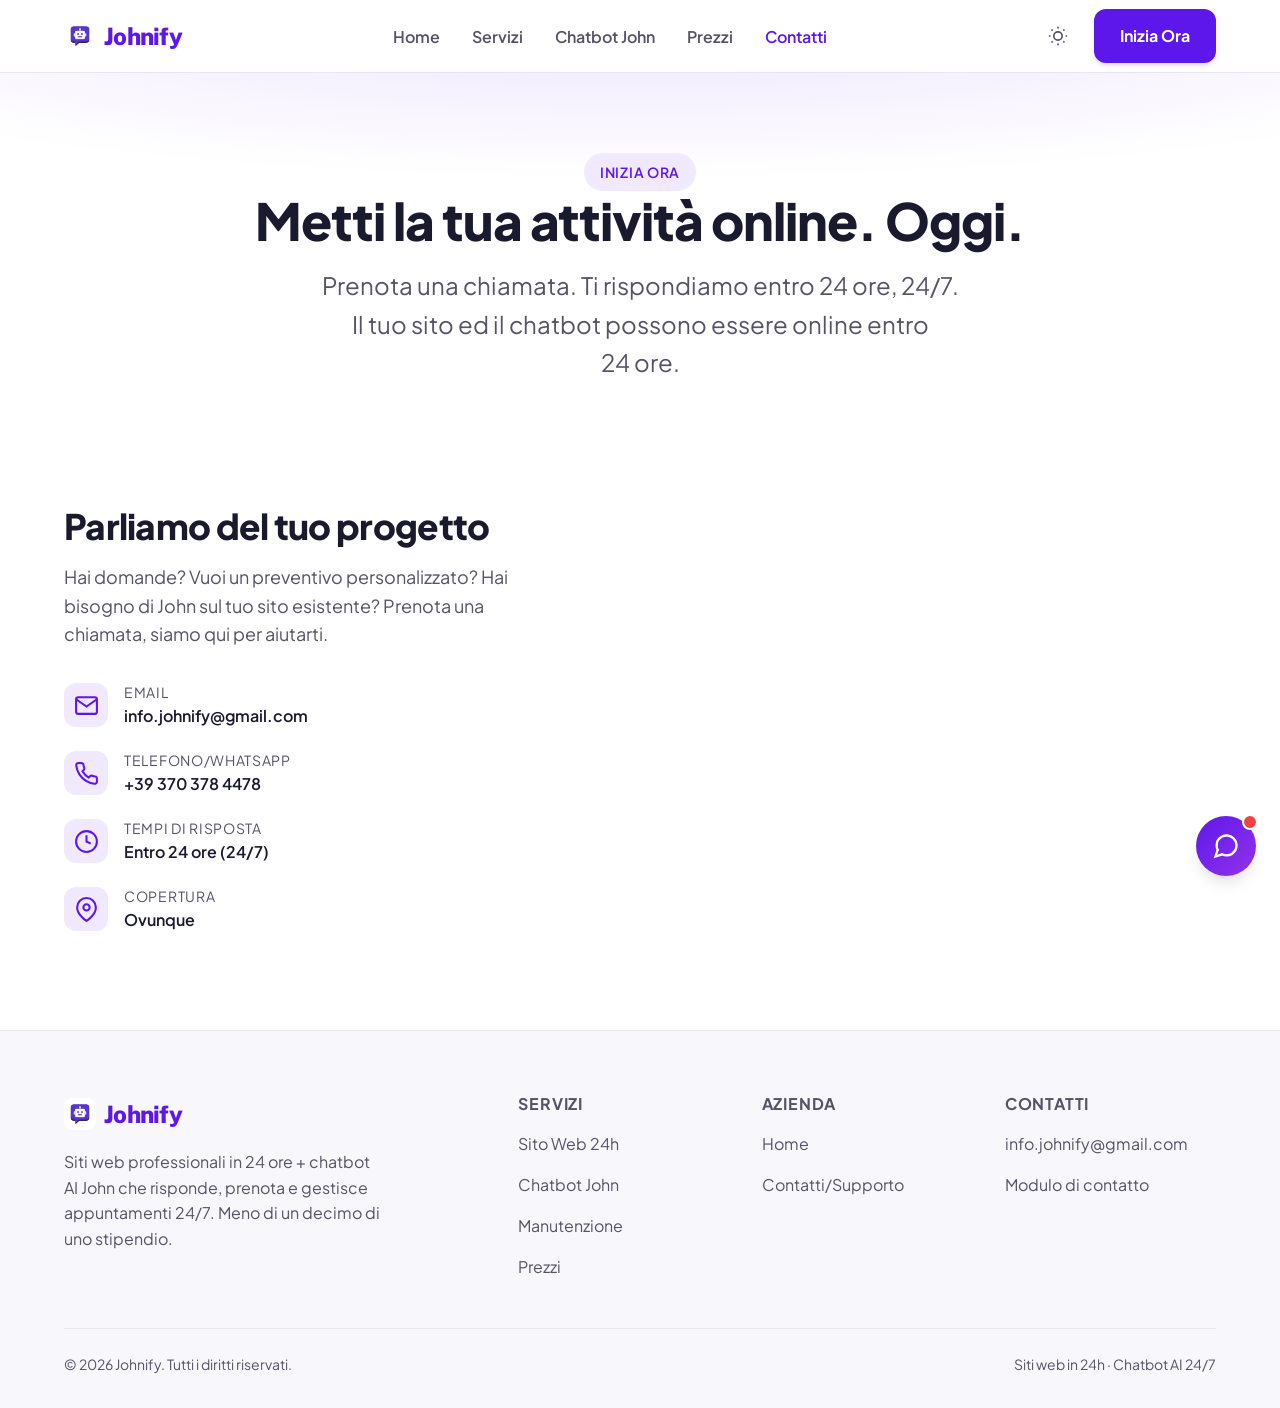
<file: contatti.html>
<!DOCTYPE html>
<html lang="it" data-theme="light">
<head>
  <meta charset="UTF-8">
  <meta name="viewport" content="width=device-width, initial-scale=1.0">
  <title>Contatti — Johnify | Inizia Ora</title>
  <meta name="description" content="Contatta Johnify per creare il tuo sito web in 24 ore e installare John, il chatbot AI 24/7. Compila il modulo o scrivici direttamente.">
  <link rel="icon" href="logo.png">
  <link rel="preconnect" href="https://fonts.googleapis.com">
  <link rel="preconnect" href="https://fonts.gstatic.com" crossorigin>
  <link href="https://fonts.googleapis.com/css2?family=Plus+Jakarta+Sans:wght@400;500;600;700;800&family=Public+Sans:wght@600;700;800&display=swap" rel="stylesheet">
  <link rel="stylesheet" href="style.css">
  <script>
    (function(){
      try {
        var s = window['localStorage'];
        var t = s ? s.getItem('johnify-theme') : null;
        if (!t) t = window.matchMedia('(prefers-color-scheme: dark)').matches ? 'dark' : 'light';
        document.documentElement.setAttribute('data-theme', t);
      } catch(e){}
    })();
  </script>
</head>
<body>

  <!-- HEADER -->
  <header class="header" id="header">
    <div class="container">
      <nav class="nav">
        <a href="index.html" class="logo" aria-label="Johnify home">
          <img src="logo.png" alt="Johnify">
          Johnify
        </a>
        <ul class="nav-links" id="navLinks">
          <li><a href="index.html">Home</a></li>
          <li><a href="servizi.html">Servizi</a></li>
          <li><a href="chatbot.html">Chatbot John</a></li>
          <li><a href="prezzi.html">Prezzi</a></li>
          <li><a href="contatti.html" class="active">Contatti</a></li>
        </ul>
        <div class="nav-actions">
          <button class="theme-toggle" data-theme-toggle aria-label="Cambia tema">
            <svg id="themeIcon" width="20" height="20" viewBox="0 0 24 24" fill="none" stroke="currentColor" stroke-width="2"><circle cx="12" cy="12" r="5"/><path d="M12 1v2M12 21v2M4.22 4.22l1.42 1.42M18.36 18.36l1.42 1.42M1 12h2M21 12h2M4.22 19.78l1.42-1.42M18.36 5.64l1.42-1.42"/></svg>
          </button>
          <a href="https://cal.com/convexis-yamp3o/johnify" class="btn btn-primary">Inizia Ora</a>
          <button class="menu-toggle" id="menuToggle" aria-label="Apri menu"><span></span><span></span><span></span></button>
        </div>
      </nav>
    </div>
  </header>

  <!-- PAGE HERO -->
  <section class="page-hero">
    <div class="container">
      <span class="badge">Inizia ora</span>
      <h1>Metti la tua attività online. Oggi.</h1>
      <p>Prenota una chiamata. Ti rispondiamo entro 24 ore, 24/7. Il tuo sito ed il chatbot possono essere online entro 24 ore.</p>
    </div>
  </section>

  <!-- CONTACT -->
  <section class="section">
    <div class="container">
      <div class="contact-grid">
        <div class="contact-info">
          <h2>Parliamo del tuo progetto</h2>
          <p>Hai domande? Vuoi un preventivo personalizzato? Hai bisogno di John sul tuo sito esistente? Prenota una chiamata, siamo qui per aiutarti.</p>

          <div class="contact-detail">
            <div class="contact-detail-icon">
              <svg width="25" height="25" viewBox="0 0 24 24" fill="none" stroke="currentColor" stroke-width="2"><path d="M4 4h16c1.1 0 2 .9 2 2v12c0 1.1-.9 2-2 2H4c-1.1 0-2-.9-2-2V6c0-1.1.9-2 2-2z"/><polyline points="22,6 12,13 2,6"/></svg>
            </div>
            <div>
              <div class="contact-detail-label">Email</div>
              <div class="contact-detail-value">info.johnify@gmail.com</div>
            </div>
          </div>

          <div class="contact-detail">
            <div class="contact-detail-icon">
              <svg width="25" height="25" viewBox="0 0 24 24" fill="none" stroke="currentColor" stroke-width="2"><path d="M22 16.92v3a2 2 0 0 1-2.18 2 19.79 19.79 0 0 1-8.63-3.07 19.5 19.5 0 0 1-6-6 19.79 19.79 0 0 1-3.07-8.67A2 2 0 0 1 4.11 2h3a2 2 0 0 1 2 1.72 12.84 12.84 0 0 0 .7 2.81 2 2 0 0 1-.45 2.11L8.09 9.91a16 16 0 0 0 6 6l1.27-1.27a2 2 0 0 1 2.11-.45 12.84 12.84 0 0 0 2.81.7A2 2 0 0 1 22 16.92z"/></svg>
            </div>
            <div>
              <div class="contact-detail-label">Telefono/Whatsapp</div>
              <div class="contact-detail-value">+39 370 378 4478</div>
            </div>
          </div>

          <div class="contact-detail">
            <div class="contact-detail-icon">
              <svg width="25" height="25" viewBox="0 0 24 24" fill="none" stroke="currentColor" stroke-width="2"><path d="M12 2a10 10 0 1 0 10 10A10 10 0 0 0 12 2z"/><path d="M12 6v6l4 2"/></svg>
            </div>
            <div>
              <div class="contact-detail-label">Tempi di risposta</div>
              <div class="contact-detail-value">Entro 24 ore (24/7)</div>
            </div>
          </div>

          <div class="contact-detail">
            <div class="contact-detail-icon">
              <svg width="25" height="25" viewBox="0 0 24 24" fill="none" stroke="currentColor" stroke-width="2"><path d="M21 10c0 7-9 13-9 13s-9-6-9-13a9 9 0 0 1 18 0z"/><circle cx="12" cy="10" r="3"/></svg>
            </div>
            <div>
              <div class="contact-detail-label">Copertura</div>
              <div class="contact-detail-value">Ovunque</div>
            </div>
          </div>
        </div>
      </div>
    </div>
  </section>

  <!-- FOOTER -->
  <footer class="footer">
    <div class="container">
      <div class="footer-grid">
        <div class="footer-brand">
          <a href="index.html" class="logo">
            <img src="logo.png" alt="Johnify">
            Johnify
          </a>
          <p>Siti web professionali in 24 ore + chatbot AI John che risponde, prenota e gestisce appuntamenti 24/7. Meno di un decimo di uno stipendio.</p>
        </div>
        <div class="footer-col">
          <h4>Servizi</h4>
          <ul>
            <li><a href="servizi.html">Sito Web 24h</a></li>
            <li><a href="chatbot.html">Chatbot John</a></li>
            <li><a href="servizi.html">Manutenzione</a></li>
            <li><a href="prezzi.html">Prezzi</a></li>
          </ul>
        </div>
        <div class="footer-col">
          <h4>Azienda</h4>
          <ul>
            <li><a href="index.html">Home</a></li>
            <li><a href="contatti.html">Contatti/Supporto</a></li>
          </ul>
        </div>
        <div class="footer-col">
          <h4>Contatti</h4>
          <ul>
            <li><a href="mailto:info.johnify@gmail.com">info.johnify@gmail.com</a></li>
            <li><a href="contatti.html">Modulo di contatto</a></li>
          </ul>
        </div>
      </div>
      <div class="footer-bottom">
        <span>© 2026 Johnify. Tutti i diritti riservati.</span>
        <span>Siti web in 24h · Chatbot AI 24/7</span>
      </div>
    </div>
  </footer>

  <!-- CHAT WIDGET -->
  <div class="chat-widget" id="chatWidget">
    <div class="chat-widget-window" id="chatWindow">
      <div class="chat-widget-header">
        <div class="chat-preview-avatar">J</div>
        <div class="chat-widget-header-info">
          <div class="chat-preview-name">John</div>
          <div class="chat-preview-status">Online · Risponde subito</div>
        </div>
        <button class="chat-widget-close" id="chatClose" aria-label="Chiudi chat">
          <svg width="20" height="20" viewBox="0 0 24 24" fill="none" stroke="currentColor" stroke-width="2"><line x1="18" y1="6" x2="6" y2="18"/><line x1="6" y1="6" x2="18" y2="18"/></svg>
        </button>
      </div>
      <div class="chat-widget-messages" id="chatMessages">
        <div class="chat-msg chat-msg-bot">Ciao! Sono John, l'assistente virtuale di Johnify. Come posso aiutarti oggi?</div>
      </div>
      <div class="chat-widget-input">
        <input type="text" id="chatInput" placeholder="Scrivi un messaggio..." aria-label="Messaggio">
        <button class="chat-widget-send" id="chatSend" aria-label="Invia">
          <svg width="20" height="20" viewBox="0 0 24 24" fill="none" stroke="currentColor" stroke-width="2"><line x1="22" y1="2" x2="11" y2="13"/><polygon points="22 2 15 22 11 13 2 9 22 2"/></svg>
        </button>
      </div>
    </div>
    <button class="chat-widget-toggle" id="chatToggle" aria-label="Apri chat con John">
      <svg width="28" height="28" viewBox="0 0 24 24" fill="none" stroke="currentColor" stroke-width="2"><path d="M21 11.5a8.38 8.38 0 0 1-.9 3.8 8.5 8.5 0 0 1-7.6 4.7 8.38 8.38 0 0 1-3.8-.9L3 21l1.9-5.7a8.38 8.38 0 0 1-.9-3.8 8.5 8.5 0 0 1 4.7-7.6 8.38 8.38 0 0 1 3.8-.9h.5a8.48 8.48 0 0 1 8 8v.5z"/></svg>
      <span class="notification-dot"></span>
    </button>
  </div>

  <script src="script.js"></script>
</body>
</html>
</file>
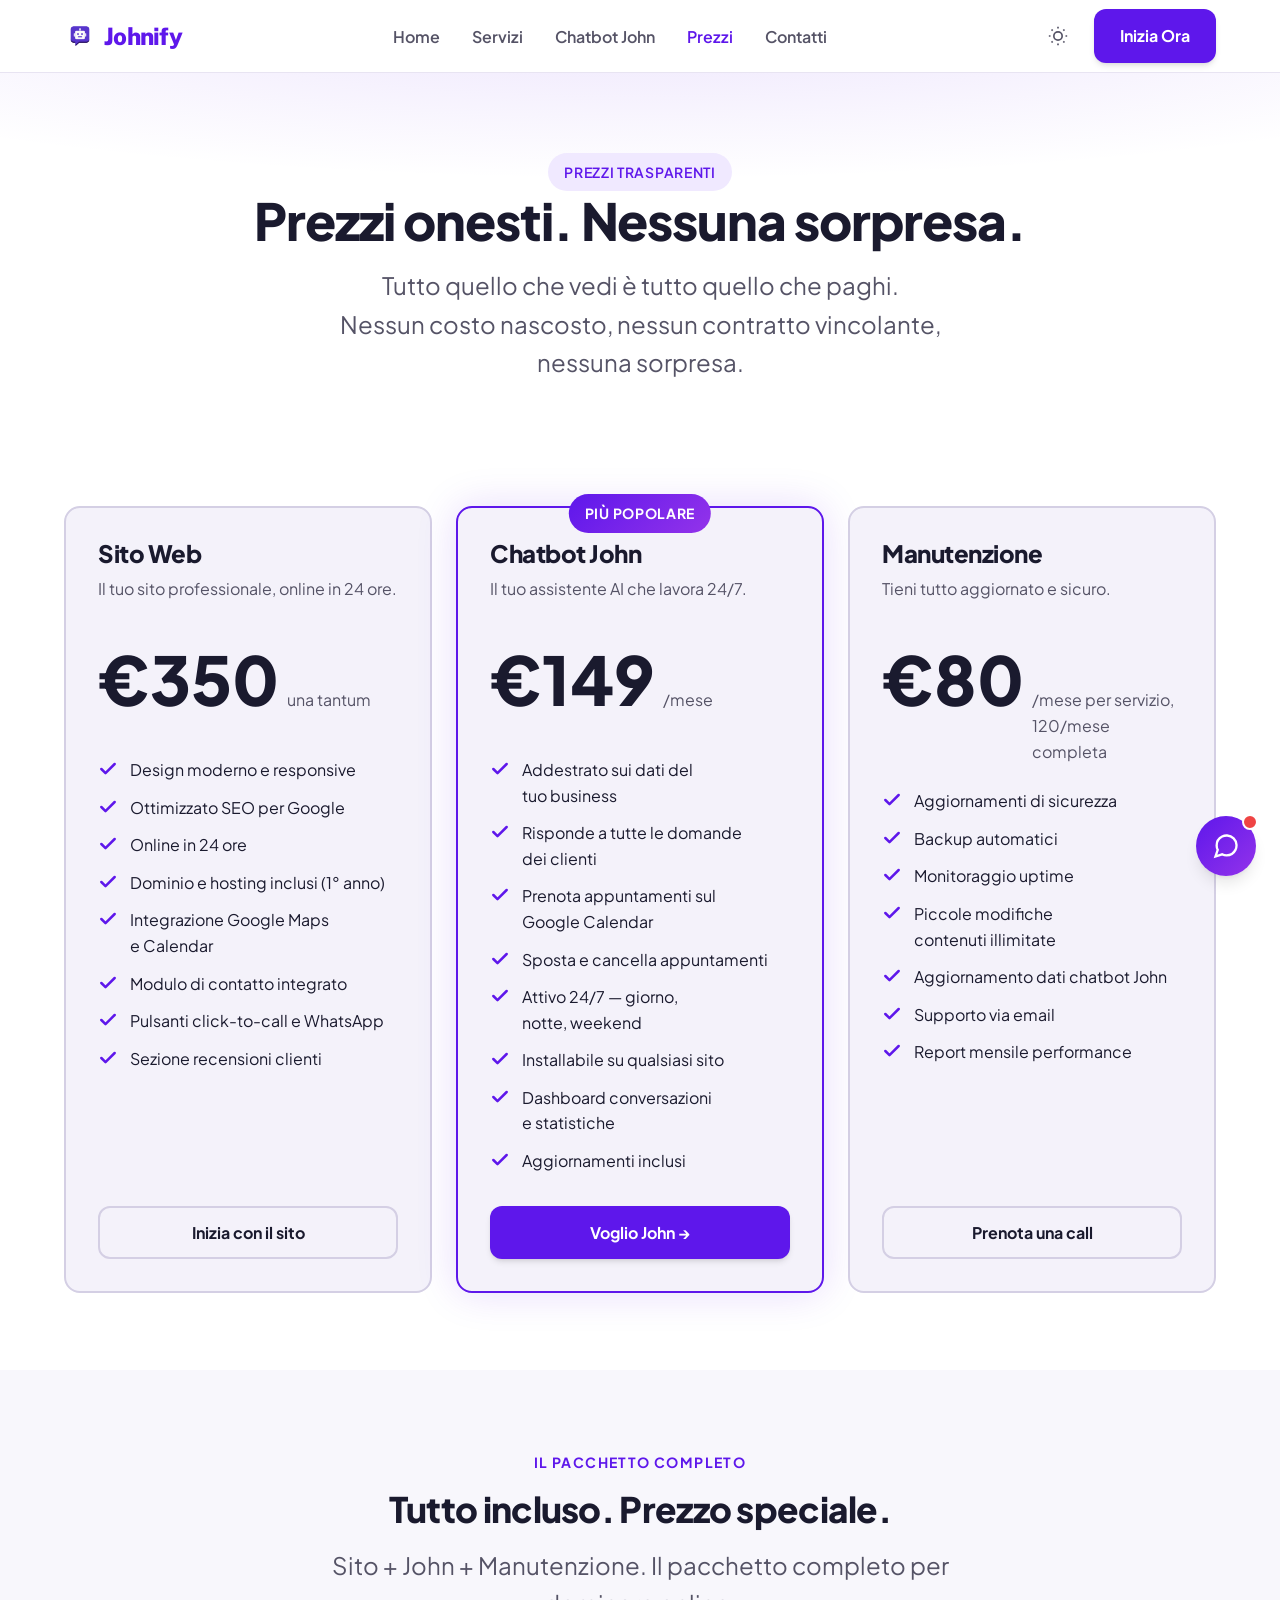
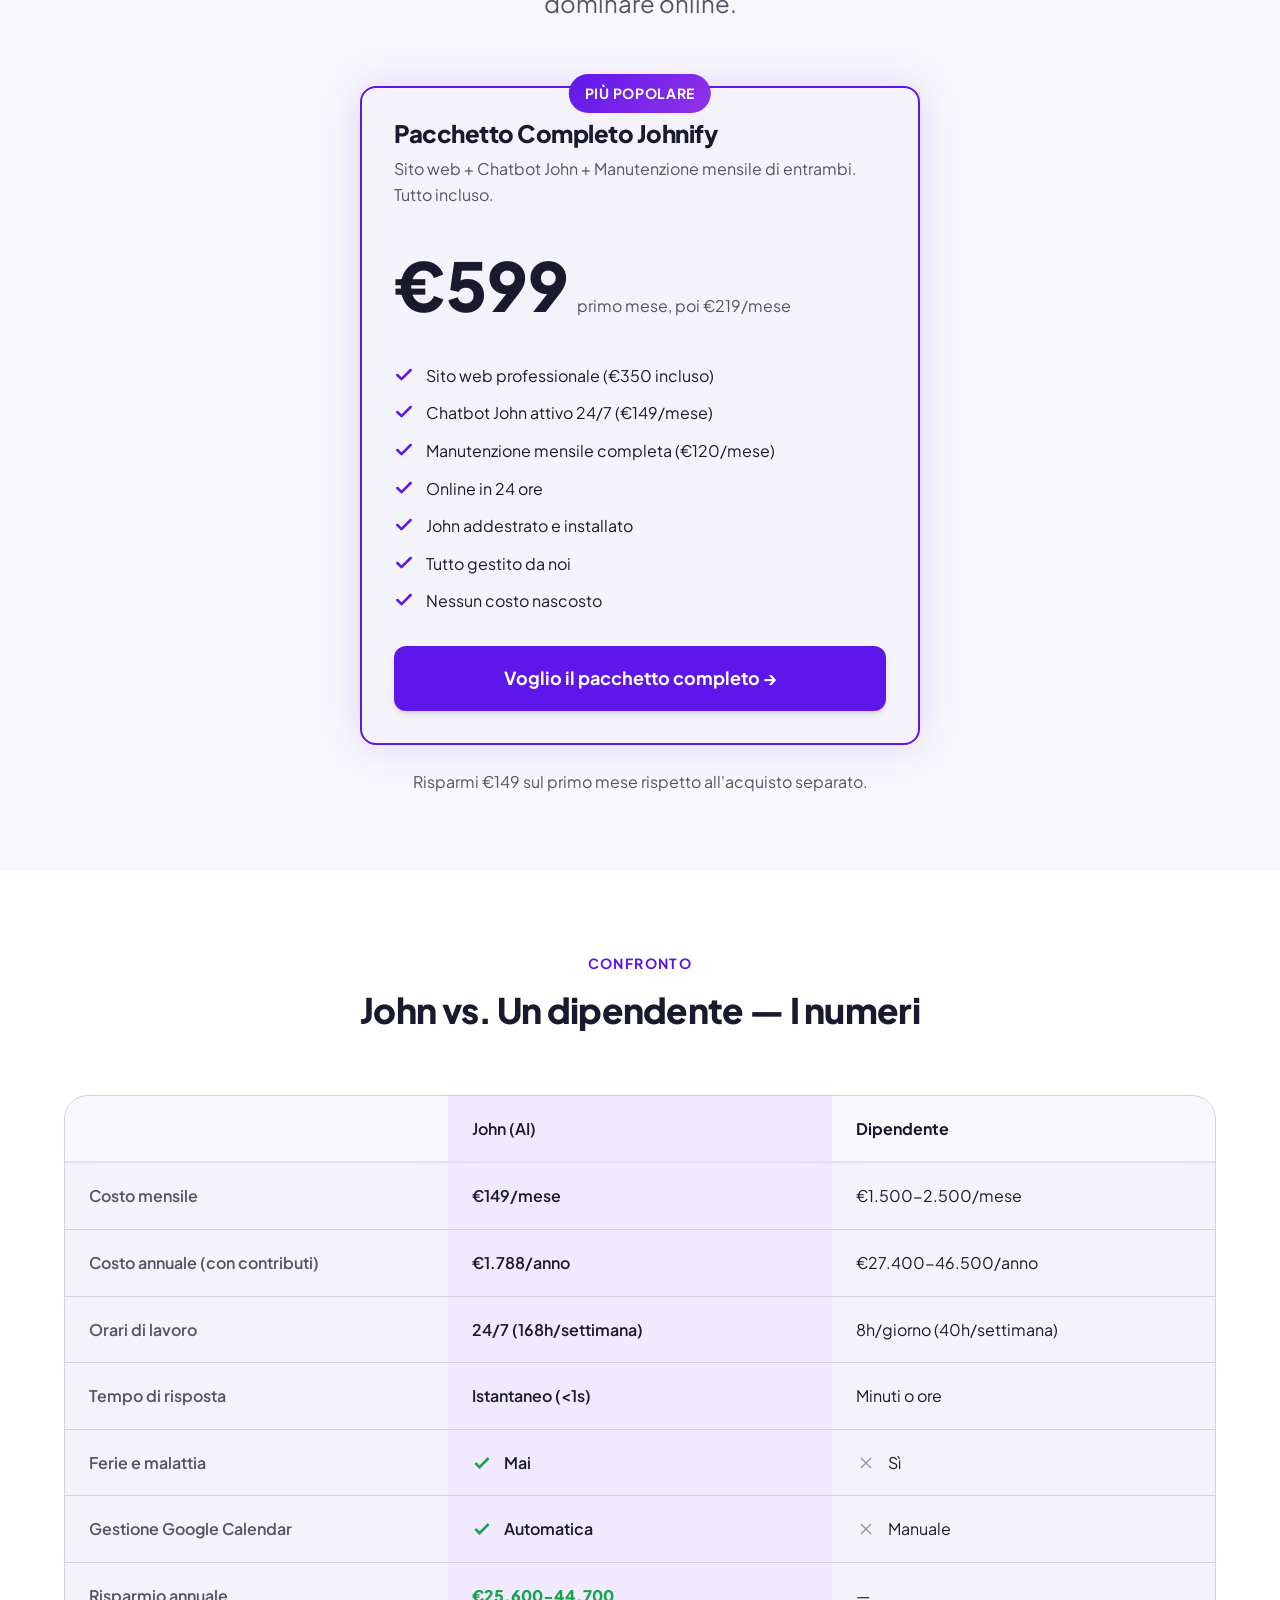
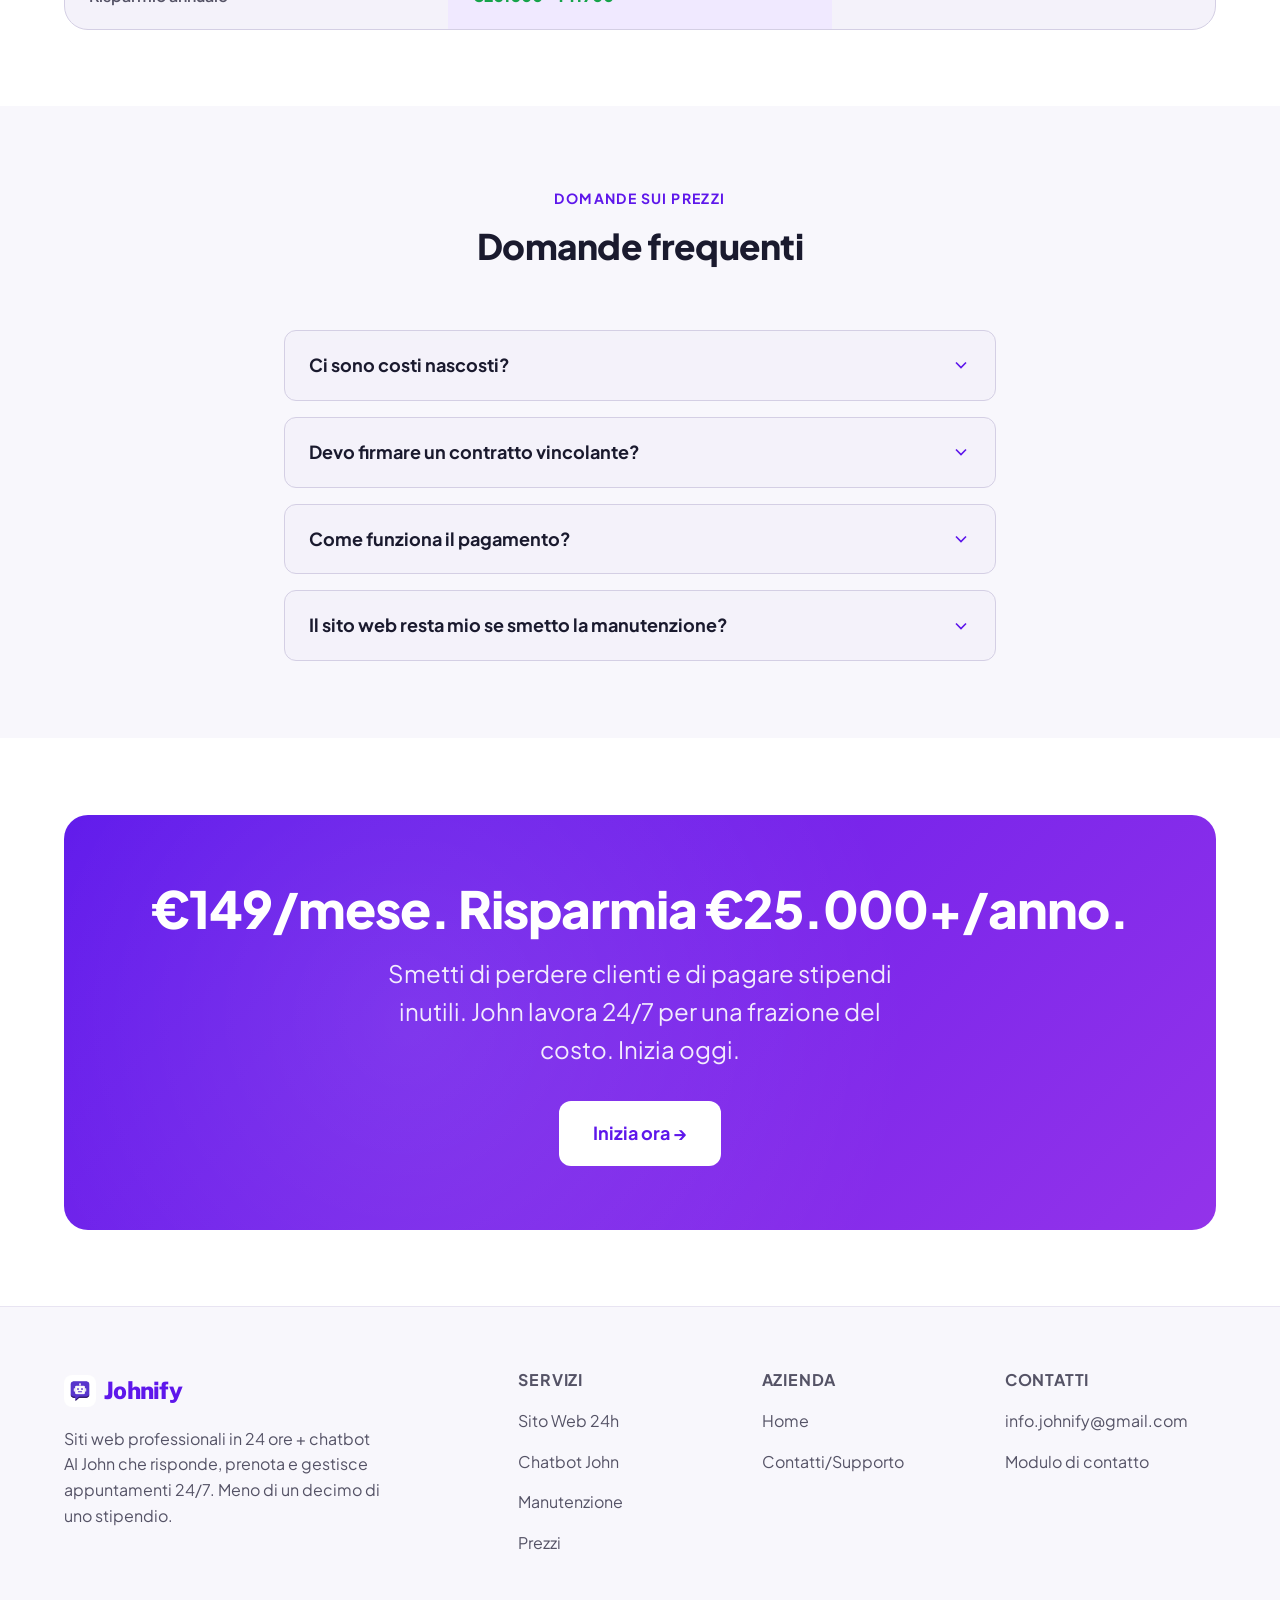
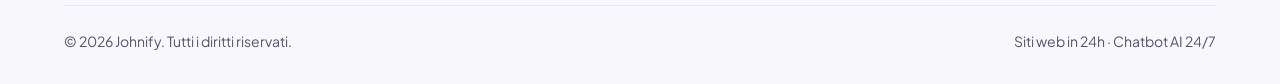
<file: prezzi.html>
<!DOCTYPE html>
<html lang="it" data-theme="light">
<head>
  <meta charset="UTF-8">
  <meta name="viewport" content="width=device-width, initial-scale=1.0">
  <title>Prezzi — Johnify | Trasparenti e Onesti</title>
  <meta name="description" content="Prezzi Johnify: sito web €350 una tantum, chatbot AI John €149/mese, manutenzione €80/mese. Nessun costo nascosto. Meno di un decimo di uno stipendio.">
  <link rel="icon" href="logo.png">
  <link rel="preconnect" href="https://fonts.googleapis.com">
  <link rel="preconnect" href="https://fonts.gstatic.com" crossorigin>
  <link href="https://fonts.googleapis.com/css2?family=Plus+Jakarta+Sans:wght@400;500;600;700;800&family=Public+Sans:wght@600;700;800&display=swap" rel="stylesheet">
  <link rel="stylesheet" href="style.css">
  <script>
    (function(){
      try {
        var s = window['localStorage'];
        var t = s ? s.getItem('johnify-theme') : null;
        if (!t) t = window.matchMedia('(prefers-color-scheme: dark)').matches ? 'dark' : 'light';
        document.documentElement.setAttribute('data-theme', t);
      } catch(e){}
    })();
  </script>
</head>
<body>

  <!-- HEADER -->
  <header class="header" id="header">
    <div class="container">
      <nav class="nav">
        <a href="index.html" class="logo" aria-label="Johnify home">
          <img src="logo.png" alt="Johnify">
          Johnify
        </a>
        <ul class="nav-links" id="navLinks">
          <li><a href="index.html">Home</a></li>
          <li><a href="servizi.html">Servizi</a></li>
          <li><a href="chatbot.html">Chatbot John</a></li>
          <li><a href="prezzi.html" class="active">Prezzi</a></li>
          <li><a href="contatti.html">Contatti</a></li>
        </ul>
        <div class="nav-actions">
          <button class="theme-toggle" data-theme-toggle aria-label="Cambia tema">
            <svg id="themeIcon" width="20" height="20" viewBox="0 0 24 24" fill="none" stroke="currentColor" stroke-width="2"><circle cx="12" cy="12" r="5"/><path d="M12 1v2M12 21v2M4.22 4.22l1.42 1.42M18.36 18.36l1.42 1.42M1 12h2M21 12h2M4.22 19.78l1.42-1.42M18.36 5.64l1.42-1.42"/></svg>
          </button>
          <a href="https://cal.com/convexis-yamp3o/johnify" class="btn btn-primary">Inizia Ora</a>
          <button class="menu-toggle" id="menuToggle" aria-label="Apri menu"><span></span><span></span><span></span></button>
        </div>
      </nav>
    </div>
  </header>

  <!-- PAGE HERO -->
  <section class="page-hero">
    <div class="container">
      <span class="badge">Prezzi trasparenti</span>
      <h1>Prezzi onesti. Nessuna sorpresa.</h1>
      <p>Tutto quello che vedi è tutto quello che paghi. Nessun costo nascosto, nessun contratto vincolante, nessuna sorpresa.</p>
    </div>
  </section>

  <!-- PRICING -->
  <section class="section">
    <div class="container">
      <div class="pricing-grid">
        <div class="pricing-card">
          <h3>Sito Web</h3>
          <p class="pricing-desc">Il tuo sito professionale, online in 24 ore.</p>
          <div class="pricing-price">
            <span class="pricing-price-value">€350</span>
            <span class="pricing-price-period">una tantum</span>
          </div>
          <ul class="pricing-features">
            <li>Design moderno e responsive</li>
            <li>Ottimizzato SEO per Google</li>
            <li>Online in 24 ore</li>
            <li>Dominio e hosting inclusi (1° anno)</li>
            <li>Integrazione Google Maps e Calendar</li>
            <li>Modulo di contatto integrato</li>
            <li>Pulsanti click-to-call e WhatsApp</li>
            <li>Sezione recensioni clienti</li>
          </ul>
          <a href="https://cal.com/convexis-yamp3o/johnify" class="btn btn-secondary btn-block">Inizia con il sito</a>
        </div>

        <div class="pricing-card featured">
          <h3>Chatbot John</h3>
          <p class="pricing-desc">Il tuo assistente AI che lavora 24/7.</p>
          <div class="pricing-price">
            <span class="pricing-price-value">€149</span>
            <span class="pricing-price-period">/mese</span>
          </div>
          <ul class="pricing-features">
            <li>Addestrato sui dati del tuo business</li>
            <li>Risponde a tutte le domande dei clienti</li>
            <li>Prenota appuntamenti sul Google Calendar</li>
            <li>Sposta e cancella appuntamenti</li>
            <li>Attivo 24/7 — giorno, notte, weekend</li>
            <li>Installabile su qualsiasi sito</li>
            <li>Dashboard conversazioni e statistiche</li>
            <li>Aggiornamenti inclusi</li>
          </ul>
          <a href="https://cal.com/convexis-yamp3o/johnify" class="btn btn-primary btn-block">Voglio John →</a>
        </div>

        <div class="pricing-card">
          <h3>Manutenzione</h3>
          <p class="pricing-desc">Tieni tutto aggiornato e sicuro.</p>
          <div class="pricing-price">
            <span class="pricing-price-value">€80</span>
            <span class="pricing-price-period">/mese per servizio, 120/mese completa</span>
          </div>
          <ul class="pricing-features">
            <li>Aggiornamenti di sicurezza</li>
            <li>Backup automatici</li>
            <li>Monitoraggio uptime</li>
            <li>Piccole modifiche contenuti illimitate</li>
            <li>Aggiornamento dati chatbot John</li>
            <li>Supporto via email</li>
            <li>Report mensile performance</li>
          </ul>
          <a href="https://cal.com/convexis-yamp3o/johnify" class="btn btn-secondary btn-block">Prenota una call</a>
        </div>
      </div>
    </div>
  </section>

  <!-- BUNDLE -->
  <section class="section section-alt">
    <div class="container container-narrow">
      <div class="section-header">
        <span class="section-label">Il pacchetto completo</span>
        <h2>Tutto incluso. Prezzo speciale.</h2>
        <p>Sito + John + Manutenzione. Il pacchetto completo per dominare online.</p>
      </div>
      <div class="pricing-card featured" style="max-width: 560px; margin-inline: auto;">
        <h3>Pacchetto Completo Johnify</h3>
        <p class="pricing-desc">Sito web + Chatbot John + Manutenzione mensile di entrambi. Tutto incluso.</p>
        <div class="pricing-price">
          <span class="pricing-price-value">€599</span>
          <span class="pricing-price-period">primo mese, poi €219/mese</span>
        </div>
        <ul class="pricing-features">
          <li>Sito web professionale (€350 incluso)</li>
          <li>Chatbot John attivo 24/7 (€149/mese)</li>
          <li>Manutenzione mensile completa (€120/mese)</li>
          <li>Online in 24 ore</li>
          <li>John addestrato e installato</li>
          <li>Tutto gestito da noi</li>
          <li>Nessun costo nascosto</li>
        </ul>
        <a href="https://cal.com/convexis-yamp3o/johnify" class="btn btn-primary btn-block btn-lg">Voglio il pacchetto completo →</a>
      </div>
      <p style="text-align: center; margin-top: var(--space-6); color: var(--color-text-muted); font-size: var(--text-sm);">
        Risparmi €149 sul primo mese rispetto all'acquisto separato.
      </p>
    </div>
  </section>

  <!-- COMPARISON TABLE -->
  <section class="section">
    <div class="container">
      <div class="section-header">
        <span class="section-label">Confronto</span>
        <h2>John vs. Un dipendente — I numeri</h2>
      </div>
      <div class="comparison">
        <div class="comparison-grid">
          <div class="comparison-cell header"></div>
          <div class="comparison-cell header highlight">John (AI)</div>
          <div class="comparison-cell header">Dipendente</div>
        </div>
        <div class="comparison-grid">
          <div class="comparison-cell label">Costo mensile</div>
          <div class="comparison-cell highlight">€149/mese</div>
          <div class="comparison-cell">€1.500-2.500/mese</div>
        </div>
        <div class="comparison-grid">
          <div class="comparison-cell label">Costo annuale (con contributi)</div>
          <div class="comparison-cell highlight">€1.788/anno</div>
          <div class="comparison-cell">€27.400-46.500/anno</div>
        </div>
        <div class="comparison-grid">
          <div class="comparison-cell label">Orari di lavoro</div>
          <div class="comparison-cell highlight">24/7 (168h/settimana)</div>
          <div class="comparison-cell">8h/giorno (40h/settimana)</div>
        </div>
        <div class="comparison-grid">
          <div class="comparison-cell label">Tempo di risposta</div>
          <div class="comparison-cell highlight">Istantaneo (&lt;1s)</div>
          <div class="comparison-cell">Minuti o ore</div>
        </div>
        <div class="comparison-grid">
          <div class="comparison-cell label">Ferie e malattia</div>
          <div class="comparison-cell highlight">
            <svg class="comparison-icon-yes" width="20" height="20" viewBox="0 0 24 24" fill="none" stroke="currentColor" stroke-width="3"><polyline points="20 6 9 17 4 12"/></svg>
            Mai
          </div>
          <div class="comparison-cell">
            <svg class="comparison-icon-no" width="20" height="20" viewBox="0 0 24 24" fill="none" stroke="currentColor" stroke-width="2"><line x1="18" y1="6" x2="6" y2="18"/><line x1="6" y1="6" x2="18" y2="18"/></svg>
            Sì
          </div>
        </div>
        <div class="comparison-grid">
          <div class="comparison-cell label">Gestione Google Calendar</div>
          <div class="comparison-cell highlight">
            <svg class="comparison-icon-yes" width="20" height="20" viewBox="0 0 24 24" fill="none" stroke="currentColor" stroke-width="3"><polyline points="20 6 9 17 4 12"/></svg>
            Automatica
          </div>
          <div class="comparison-cell">
            <svg class="comparison-icon-no" width="20" height="20" viewBox="0 0 24 24" fill="none" stroke="currentColor" stroke-width="2"><line x1="18" y1="6" x2="6" y2="18"/><line x1="6" y1="6" x2="18" y2="18"/></svg>
            Manuale
          </div>
        </div>
        <div class="comparison-grid">
          <div class="comparison-cell label">Risparmio annuale</div>
          <div class="comparison-cell highlight" style="font-weight: 800; color: var(--color-success);">€25.600-44.700</div>
          <div class="comparison-cell">—</div>
        </div>
      </div>
    </div>
  </section>

  <!-- FAQ -->
  <section class="section section-alt">
    <div class="container container-narrow">
      <div class="section-header">
        <span class="section-label">Domande sui prezzi</span>
        <h2>Domande frequenti</h2>
      </div>
      <div class="faq-list" id="faqList">
        <div class="faq-item">
          <button class="faq-question">
            Ci sono costi nascosti?
            <svg class="faq-icon" width="20" height="20" viewBox="0 0 24 24" fill="none" stroke="currentColor" stroke-width="2"><polyline points="6 9 12 15 18 9"/></svg>
          </button>
          <div class="faq-answer">
            <div class="faq-answer-inner">No. I prezzi che vedi sono i prezzi che paghi. Il sito web costa €350 una tantum, mentre il setup completo del sito costa 50€ una tantum. Il chatbot John costa €149/mese, mentre il setup completo costa 50€ una tantum. La manutenzione costa €80/mese per ciascuno dei servizi (sito o chatbot), mentre la manutenzione completa (sito + chatbot) costa 120€/mese invece di 160, quindi 25% in meno. Il dominio e l'hosting sono inclusi PER SEMPRE. Tutto qui.</div>
          </div>
        </div>
        <div class="faq-item">
          <button class="faq-question">
            Devo firmare un contratto vincolante?
            <svg class="faq-icon" width="20" height="20" viewBox="0 0 24 24" fill="none" stroke="currentColor" stroke-width="2"><polyline points="6 9 12 15 18 9"/></svg>
          </button>
          <div class="faq-answer">
            <div class="faq-answer-inner">No. Il chatbot e la manutenzione sono mese per mese. Puoi annullare con 24 ore di preavviso. Il sito web è tuo: resta online anche se smetti il servizio di manutenzione. Nessun vincolo, nessuna penale.</div>
          </div>
        </div>
        <div class="faq-item">
          <button class="faq-question">
            Come funziona il pagamento?
            <svg class="faq-icon" width="20" height="20" viewBox="0 0 24 24" fill="none" stroke="currentColor" stroke-width="2"><polyline points="6 9 12 15 18 9"/></svg>
          </button>
          <div class="faq-answer">
            <div class="faq-answer-inner">Il sito web si paga una tantum alla conferma. Il chatbot e la manutenzione si pagano mensilmente tramite bonifico o carta di credito. Ricevi la fattura ogni mese.</div>
          </div>
        </div>
        <div class="faq-item">
          <button class="faq-question">
            Il sito web resta mio se smetto la manutenzione?
            <svg class="faq-icon" width="20" height="20" viewBox="0 0 24 24" fill="none" stroke="currentColor" stroke-width="2"><polyline points="6 9 12 15 18 9"/></svg>
          </button>
          <div class="faq-answer">
            <div class="faq-answer-inner">Assolutamente sì. Il sito è tuo al 100%. Se smetti il servizio di manutenzione, il sito resta online e funzionante. Perderai solo la possibilità di ricevere da noi gli aggiornamenti di sicurezza e le modifiche ai contenuti, ma il sito resta tuo.</div>
          </div>
        </div>
      </div>
    </div>
  </section>

  <!-- CTA -->
  <section class="section">
    <div class="container">
      <div class="cta-banner">
        <h2>€149/mese. Risparmia €25.000+/anno.</h2>
        <p>Smetti di perdere clienti e di pagare stipendi inutili. John lavora 24/7 per una frazione del costo. Inizia oggi.</p>
        <a href="https://cal.com/convexis-yamp3o/johnify" class="btn btn-lg">Inizia ora →</a>
      </div>
    </div>
  </section>

  <!-- FOOTER -->
  <footer class="footer">
    <div class="container">
      <div class="footer-grid">
        <div class="footer-brand">
          <a href="index.html" class="logo">
            <img src="logo.png" alt="Johnify">
            Johnify
          </a>
          <p>Siti web professionali in 24 ore + chatbot AI John che risponde, prenota e gestisce appuntamenti 24/7. Meno di un decimo di uno stipendio.</p>
        </div>
        <div class="footer-col">
          <h4>Servizi</h4>
          <ul>
            <li><a href="servizi.html">Sito Web 24h</a></li>
            <li><a href="chatbot.html">Chatbot John</a></li>
            <li><a href="servizi.html">Manutenzione</a></li>
            <li><a href="prezzi.html">Prezzi</a></li>
          </ul>
        </div>
        <div class="footer-col">
          <h4>Azienda</h4>
          <ul>
            <li><a href="index.html">Home</a></li>
            <li><a href="contatti.html">Contatti/Supporto</a></li>
          </ul>
        </div>
        <div class="footer-col">
          <h4>Contatti</h4>
          <ul>
            <li><a href="mailto:info.johnify@gmail.com">info.johnify@gmail.com</a></li>
            <li><a href="contatti.html">Modulo di contatto</a></li>
          </ul>
        </div>
      </div>
      <div class="footer-bottom">
        <span>© 2026 Johnify. Tutti i diritti riservati.</span>
        <span>Siti web in 24h · Chatbot AI 24/7</span>
      </div>
    </div>
  </footer>

  <!-- CHAT WIDGET -->
  <div class="chat-widget" id="chatWidget">
    <div class="chat-widget-window" id="chatWindow">
      <div class="chat-widget-header">
        <div class="chat-preview-avatar">J</div>
        <div class="chat-widget-header-info">
          <div class="chat-preview-name">John</div>
          <div class="chat-preview-status">Online · Risponde subito</div>
        </div>
        <button class="chat-widget-close" id="chatClose" aria-label="Chiudi chat">
          <svg width="20" height="20" viewBox="0 0 24 24" fill="none" stroke="currentColor" stroke-width="2"><line x1="18" y1="6" x2="6" y2="18"/><line x1="6" y1="6" x2="18" y2="18"/></svg>
        </button>
      </div>
      <div class="chat-widget-messages" id="chatMessages">
        <div class="chat-msg chat-msg-bot">Ciao! Sono John, l'assistente virtuale di Johnify. Come posso aiutarti oggi?</div>
      </div>
      <div class="chat-widget-input">
        <input type="text" id="chatInput" placeholder="Scrivi un messaggio..." aria-label="Messaggio">
        <button class="chat-widget-send" id="chatSend" aria-label="Invia">
          <svg width="20" height="20" viewBox="0 0 24 24" fill="none" stroke="currentColor" stroke-width="2"><line x1="22" y1="2" x2="11" y2="13"/><polygon points="22 2 15 22 11 13 2 9 22 2"/></svg>
        </button>
      </div>
    </div>
    <button class="chat-widget-toggle" id="chatToggle" aria-label="Apri chat con John">
      <svg width="28" height="28" viewBox="0 0 24 24" fill="none" stroke="currentColor" stroke-width="2"><path d="M21 11.5a8.38 8.38 0 0 1-.9 3.8 8.5 8.5 0 0 1-7.6 4.7 8.38 8.38 0 0 1-3.8-.9L3 21l1.9-5.7a8.38 8.38 0 0 1-.9-3.8 8.5 8.5 0 0 1 4.7-7.6 8.38 8.38 0 0 1 3.8-.9h.5a8.48 8.48 0 0 1 8 8v.5z"/></svg>
      <span class="notification-dot"></span>
    </button>
  </div>

  <script src="script.js"></script>
</body>
</html>
</file>
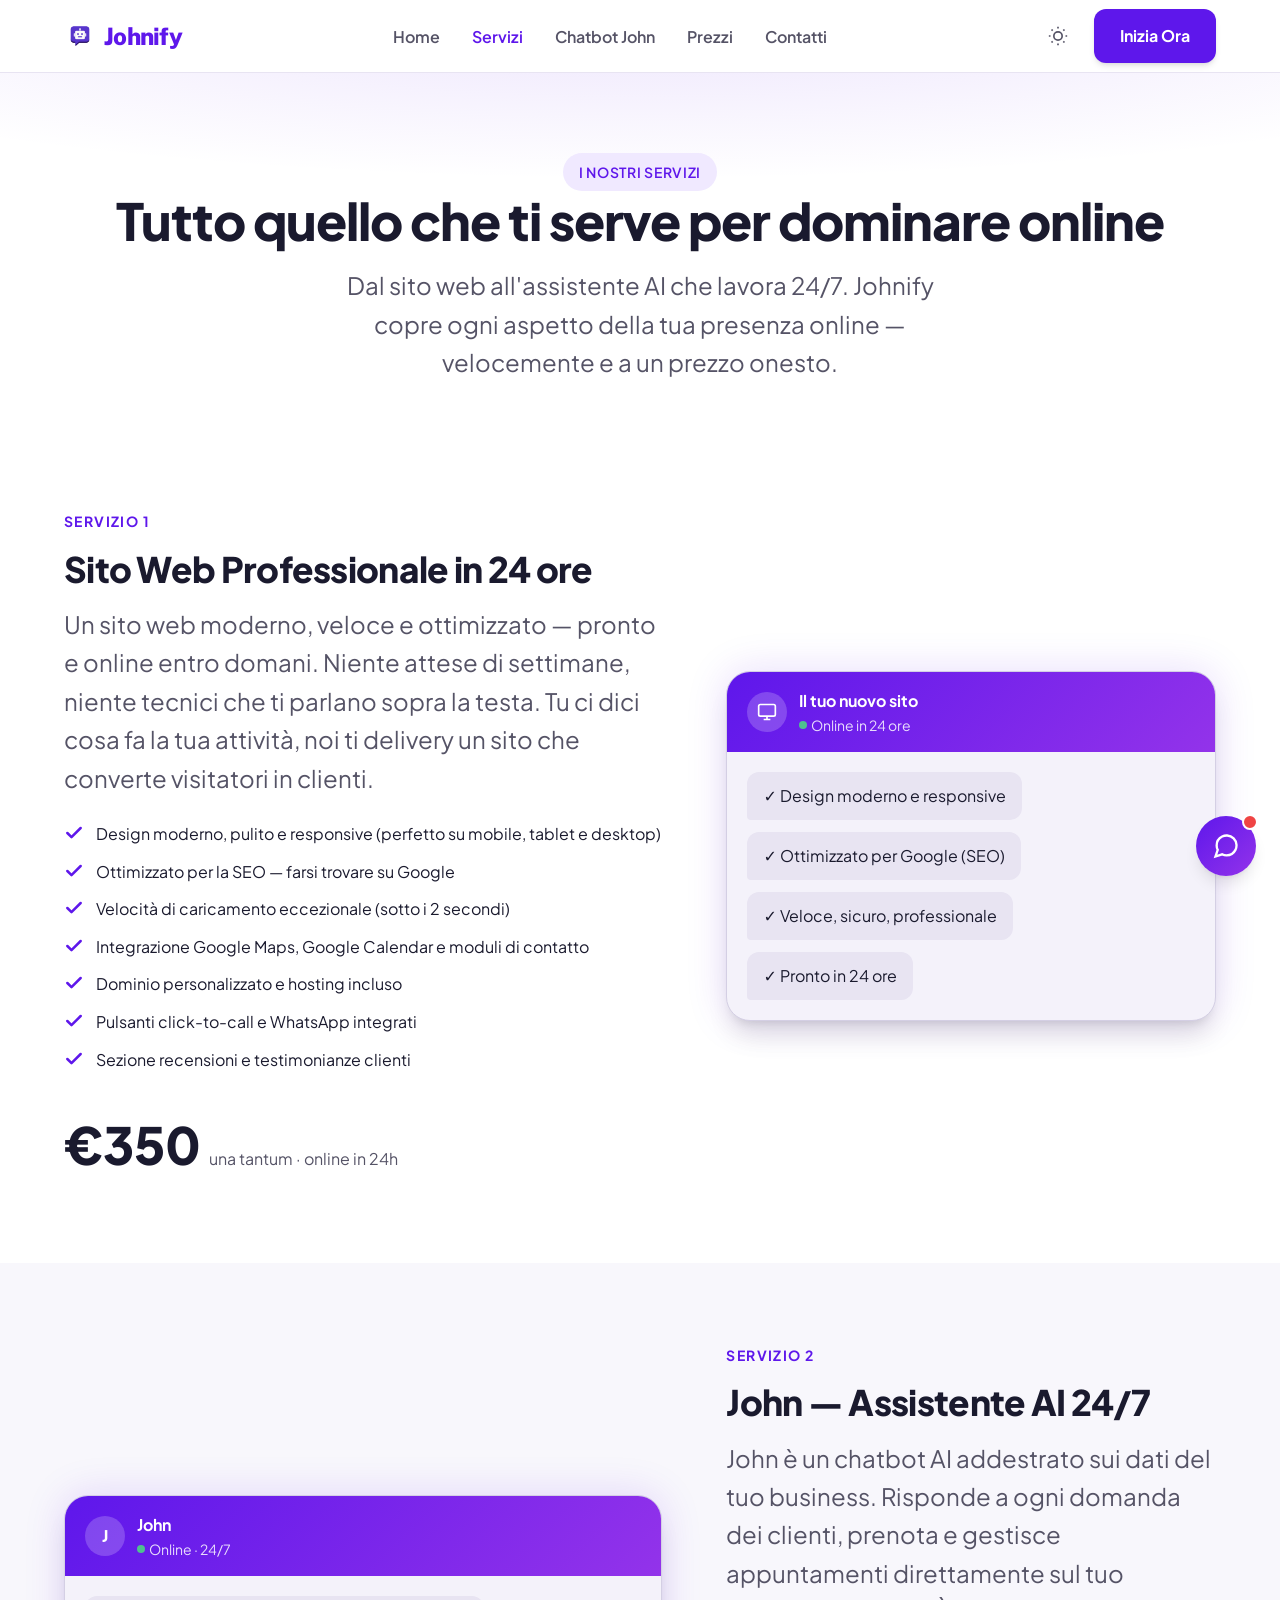
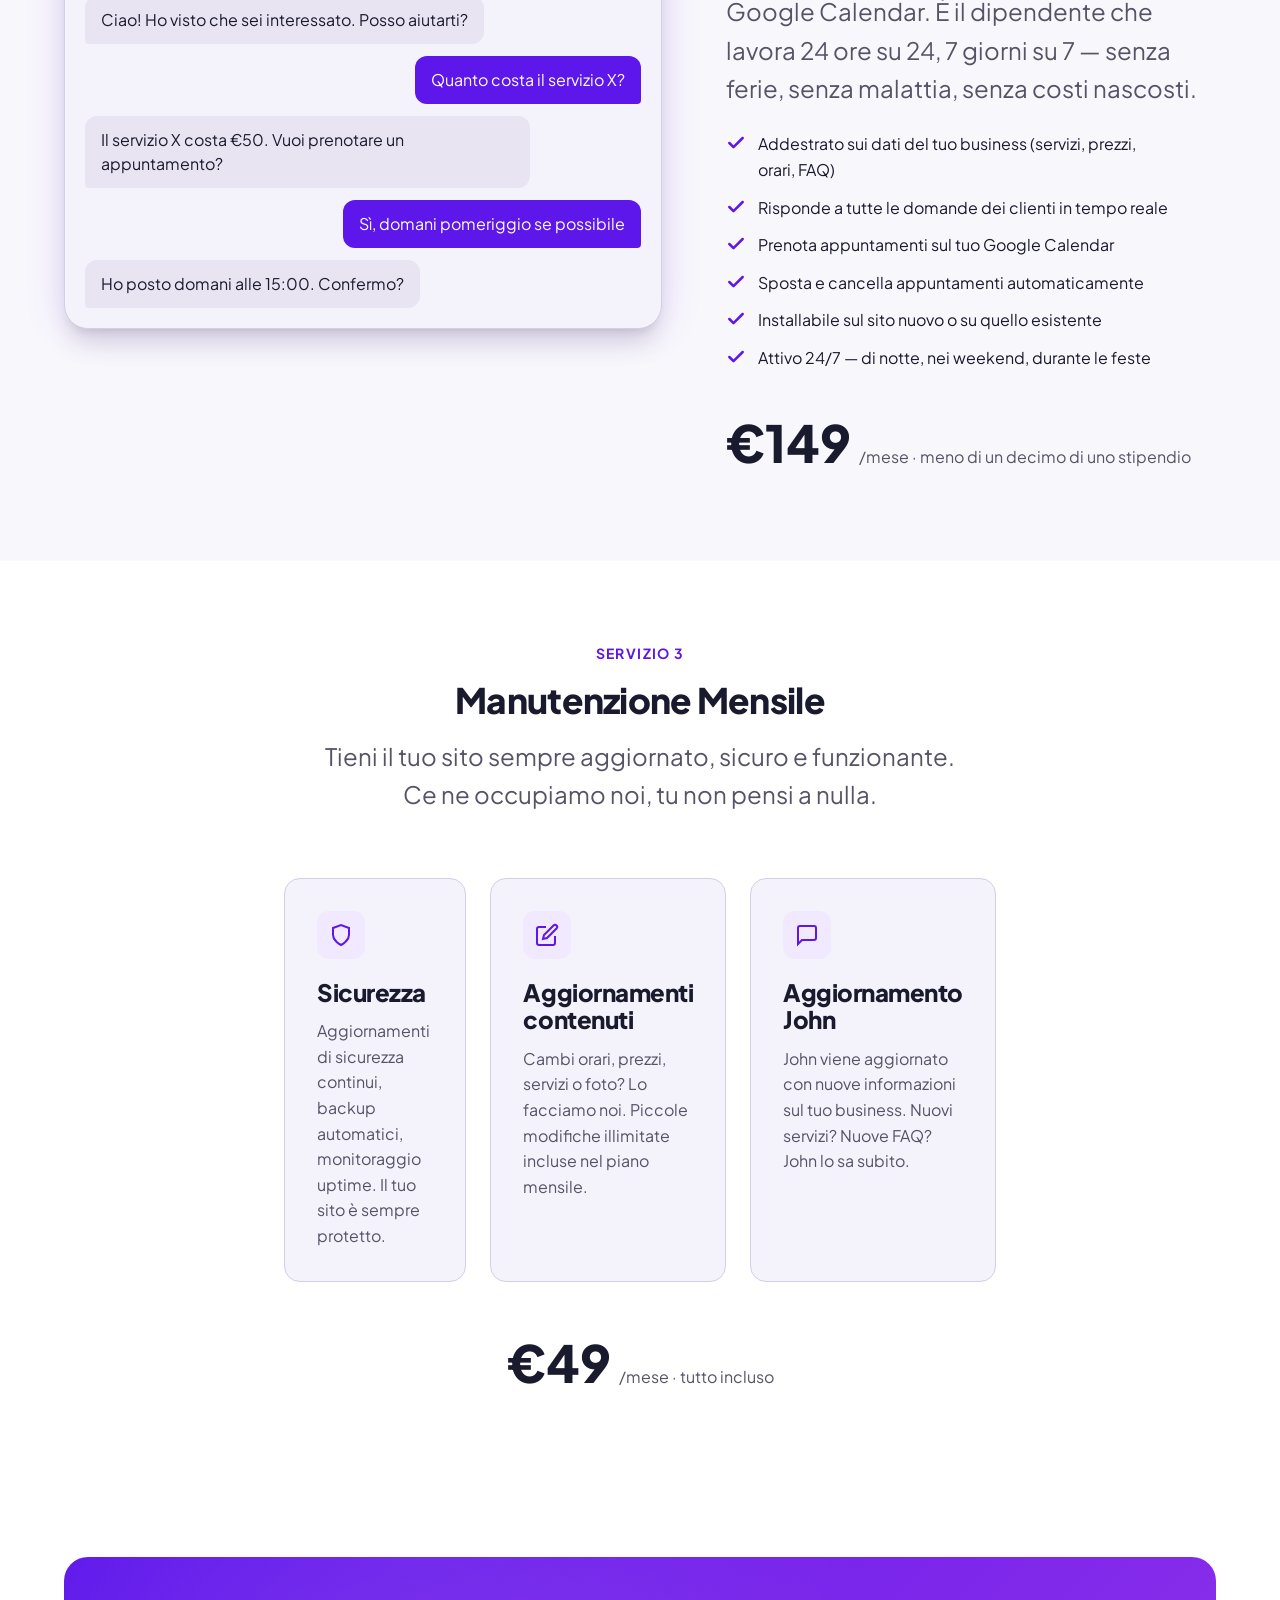
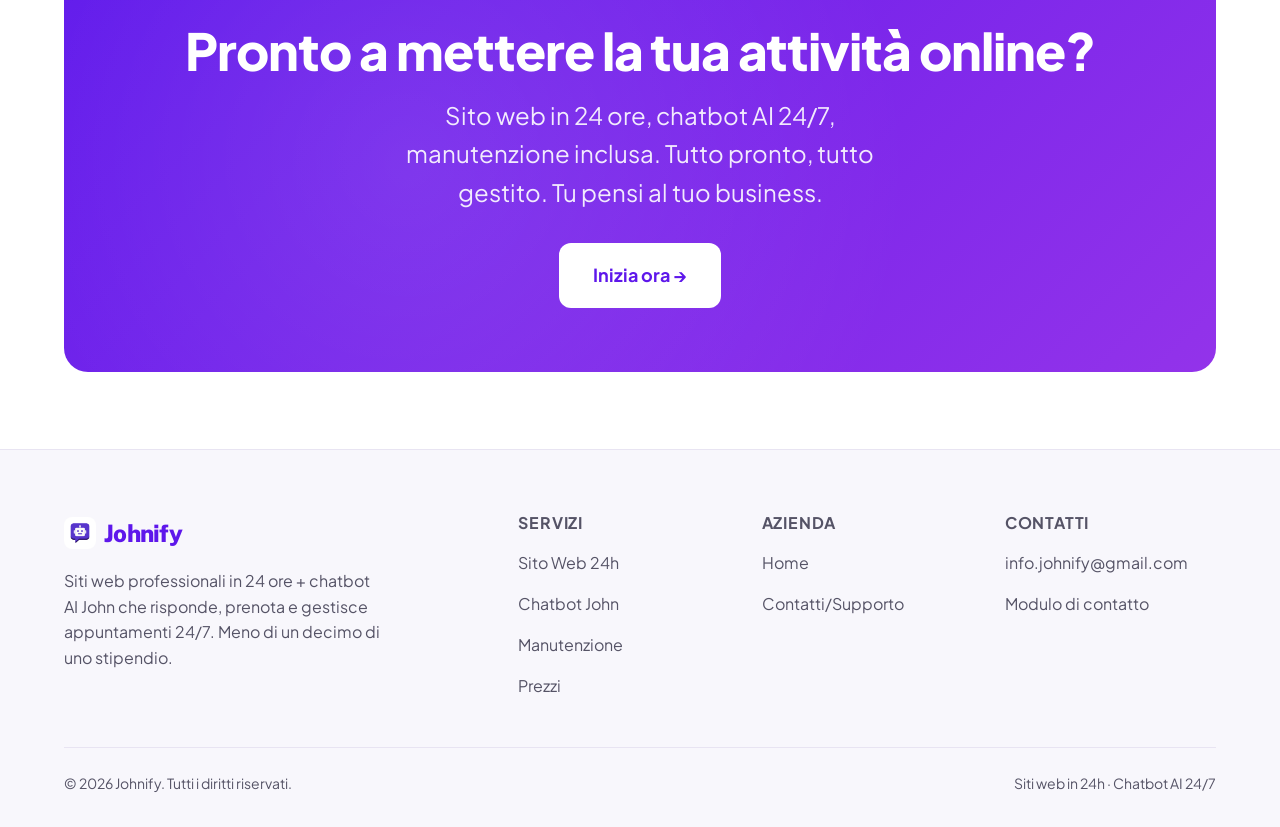
<file: servizi.html>
<!DOCTYPE html>
<html lang="it" data-theme="light">
<head>
  <meta charset="UTF-8">
  <meta name="viewport" content="width=device-width, initial-scale=1.0">
  <title>Servizi — Johnify | Siti Web 24h + Chatbot AI John</title>
  <meta name="description" content="Scopri tutti i servizi Johnify: creazione siti web in 24 ore, chatbot AI John 24/7, gestione Google Calendar, manutenzione mensile. Prezzi competitivi.">
  <link rel="icon" href="logo.png">
  <link rel="preconnect" href="https://fonts.googleapis.com">
  <link rel="preconnect" href="https://fonts.gstatic.com" crossorigin>
  <link href="https://fonts.googleapis.com/css2?family=Plus+Jakarta+Sans:wght@400;500;600;700;800&family=Public+Sans:wght@600;700;800&display=swap" rel="stylesheet">
  <link rel="stylesheet" href="style.css">
  <script>
    (function(){
      try {
        var s = window['localStorage'];
        var t = s ? s.getItem('johnify-theme') : null;
        if (!t) t = window.matchMedia('(prefers-color-scheme: dark)').matches ? 'dark' : 'light';
        document.documentElement.setAttribute('data-theme', t);
      } catch(e){}
    })();
  </script>
</head>
<body>

  <!-- HEADER -->
  <header class="header" id="header">
    <div class="container">
      <nav class="nav">
        <a href="index.html" class="logo" aria-label="Johnify home">
          <img src="logo.png" alt="Johnify">
          Johnify
        </a>
        <ul class="nav-links" id="navLinks">
          <li><a href="index.html">Home</a></li>
          <li><a href="servizi.html" class="active">Servizi</a></li>
          <li><a href="chatbot.html">Chatbot John</a></li>
          <li><a href="prezzi.html">Prezzi</a></li>
          <li><a href="contatti.html">Contatti</a></li>
        </ul>
        <div class="nav-actions">
          <button class="theme-toggle" data-theme-toggle aria-label="Cambia tema">
            <svg id="themeIcon" width="20" height="20" viewBox="0 0 24 24" fill="none" stroke="currentColor" stroke-width="2"><circle cx="12" cy="12" r="5"/><path d="M12 1v2M12 21v2M4.22 4.22l1.42 1.42M18.36 18.36l1.42 1.42M1 12h2M21 12h2M4.22 19.78l1.42-1.42M18.36 5.64l1.42-1.42"/></svg>
          </button>
          <a href="https://cal.com/convexis-yamp3o/johnify" class="btn btn-primary">Inizia Ora</a>
          <button class="menu-toggle" id="menuToggle" aria-label="Apri menu"><span></span><span></span><span></span></button>
        </div>
      </nav>
    </div>
  </header>

  <!-- PAGE HERO -->
  <section class="page-hero">
    <div class="container">
      <span class="badge">I nostri servizi</span>
      <h1>Tutto quello che ti serve per dominare online</h1>
      <p>Dal sito web all'assistente AI che lavora 24/7. Johnify copre ogni aspetto della tua presenza online — velocemente e a un prezzo onesto.</p>
    </div>
  </section>

  <!-- SERVICE: SITO WEB -->
  <section class="section">
    <div class="container">
      <div class="hero-grid">
        <div class="hero-content">
          <span class="section-label">Servizio 1</span>
          <h2 style="font-size: var(--text-xl); margin-bottom: var(--space-4);">Sito Web Professionale in 24 ore</h2>
          <p style="color: var(--color-text-muted); margin-bottom: var(--space-6);">Un sito web moderno, veloce e ottimizzato — pronto e online entro domani. Niente attese di settimane, niente tecnici che ti parlano sopra la testa. Tu ci dici cosa fa la tua attività, noi ti delivery un sito che converte visitatori in clienti.</p>
          <ul class="service-features" style="margin-bottom: var(--space-8);">
            <li>Design moderno, pulito e responsive (perfetto su mobile, tablet e desktop)</li>
            <li>Ottimizzato per la SEO — farsi trovare su Google</li>
            <li>Velocità di caricamento eccezionale (sotto i 2 secondi)</li>
            <li>Integrazione Google Maps, Google Calendar e moduli di contatto</li>
            <li>Dominio personalizzato e hosting incluso</li>
            <li>Pulsanti click-to-call e WhatsApp integrati</li>
            <li>Sezione recensioni e testimonianze clienti</li>
          </ul>
          <div class="service-price" style="border: none; padding-top: 0;">
            <span class="service-price-value">€350</span>
            <span class="service-price-period">una tantum · online in 24h</span>
          </div>
        </div>
        <div class="hero-visual">
          <div class="chat-preview">
            <div class="chat-preview-header">
              <div class="chat-preview-avatar">
                <svg width="20" height="20" viewBox="0 0 24 24" fill="none" stroke="currentColor" stroke-width="2"><rect x="2" y="3" width="20" height="14" rx="2" ry="2"/><line x1="8" y1="21" x2="16" y2="21"/><line x1="12" y1="17" x2="12" y2="21"/></svg>
              </div>
              <div>
                <div class="chat-preview-name">Il tuo nuovo sito</div>
                <div class="chat-preview-status">Online in 24 ore</div>
              </div>
            </div>
            <div class="chat-preview-body" style="min-height: 200px; justify-content: center;">
              <div class="chat-msg chat-msg-bot">✓ Design moderno e responsive</div>
              <div class="chat-msg chat-msg-bot">✓ Ottimizzato per Google (SEO)</div>
              <div class="chat-msg chat-msg-bot">✓ Veloce, sicuro, professionale</div>
              <div class="chat-msg chat-msg-bot">✓ Pronto in 24 ore</div>
            </div>
          </div>
        </div>
      </div>
    </div>
  </section>

  <!-- SERVICE: CHATBOT -->
  <section class="section section-alt">
    <div class="container">
      <div class="hero-grid">
        <div class="hero-visual">
          <div class="chat-preview">
            <div class="chat-preview-header">
              <div class="chat-preview-avatar">J</div>
              <div>
                <div class="chat-preview-name">John</div>
                <div class="chat-preview-status">Online · 24/7</div>
              </div>
            </div>
            <div class="chat-preview-body">
              <div class="chat-msg chat-msg-bot">Ciao! Ho visto che sei interessato. Posso aiutarti?</div>
              <div class="chat-msg chat-msg-user">Quanto costa il servizio X?</div>
              <div class="chat-msg chat-msg-bot">Il servizio X costa €50. Vuoi prenotare un appuntamento?</div>
              <div class="chat-msg chat-msg-user">Sì, domani pomeriggio se possibile</div>
              <div class="chat-msg chat-msg-bot">Ho posto domani alle 15:00. Confermo?</div>
            </div>
          </div>
        </div>
        <div class="hero-content">
          <span class="section-label">Servizio 2</span>
          <h2 style="font-size: var(--text-xl); margin-bottom: var(--space-4);">John — Assistente AI 24/7</h2>
          <p style="color: var(--color-text-muted); margin-bottom: var(--space-6);">John è un chatbot AI addestrato sui dati del tuo business. Risponde a ogni domanda dei clienti, prenota e gestisce appuntamenti direttamente sul tuo Google Calendar. È il dipendente che lavora 24 ore su 24, 7 giorni su 7 — senza ferie, senza malattia, senza costi nascosti.</p>
          <ul class="service-features" style="margin-bottom: var(--space-8);">
            <li>Addestrato sui dati del tuo business (servizi, prezzi, orari, FAQ)</li>
            <li>Risponde a tutte le domande dei clienti in tempo reale</li>
            <li>Prenota appuntamenti sul tuo Google Calendar</li>
            <li>Sposta e cancella appuntamenti automaticamente</li>
            <li>Installabile sul sito nuovo o su quello esistente</li>
            <li>Attivo 24/7 — di notte, nei weekend, durante le feste</li>
          </ul>
          <div class="service-price" style="border: none; padding-top: 0;">
            <span class="service-price-value">€149</span>
            <span class="service-price-period">/mese · meno di un decimo di uno stipendio</span>
          </div>
        </div>
      </div>
    </div>
  </section>

  <!-- SERVICE: MANUTENZIONE -->
  <section class="section">
    <div class="container container-narrow">
      <div class="section-header">
        <span class="section-label">Servizio 3</span>
        <h2>Manutenzione Mensile</h2>
        <p>Tieni il tuo sito sempre aggiornato, sicuro e funzionante. Ce ne occupiamo noi, tu non pensi a nulla.</p>
      </div>
      <div class="features-grid">
        <div class="feature-card">
          <div class="feature-icon">
            <svg width="24" height="24" viewBox="0 0 24 24" fill="none" stroke="currentColor" stroke-width="2"><path d="M12 22s8-4 8-10V5l-8-3-8 3v7c0 6 8 10 8 10z"/></svg>
          </div>
          <h3>Sicurezza</h3>
          <p>Aggiornamenti di sicurezza continui, backup automatici, monitoraggio uptime. Il tuo sito è sempre protetto.</p>
        </div>
        <div class="feature-card">
          <div class="feature-icon">
            <svg width="24" height="24" viewBox="0 0 24 24" fill="none" stroke="currentColor" stroke-width="2"><path d="M11 4H4a2 2 0 0 0-2 2v14a2 2 0 0 0 2 2h14a2 2 0 0 0 2-2v-7"/><path d="M18.5 2.5a2.121 2.121 0 0 1 3 3L12 15l-4 1 1-4 9.5-9.5z"/></svg>
          </div>
          <h3>Aggiornamenti contenuti</h3>
          <p>Cambi orari, prezzi, servizi o foto? Lo facciamo noi. Piccole modifiche illimitate incluse nel piano mensile.</p>
        </div>
        <div class="feature-card">
          <div class="feature-icon">
            <svg width="24" height="24" viewBox="0 0 24 24" fill="none" stroke="currentColor" stroke-width="2"><path d="M21 15a2 2 0 0 1-2 2H7l-4 4V5a2 2 0 0 1 2-2h14a2 2 0 0 1 2 2z"/></svg>
          </div>
          <h3>Aggiornamento John</h3>
          <p>John viene aggiornato con nuove informazioni sul tuo business. Nuovi servizi? Nuove FAQ? John lo sa subito.</p>
        </div>
      </div>
      <div style="text-align:center; margin-top: var(--space-10);">
        <div class="service-price" style="display: inline-flex; border: none; padding-top: 0;">
          <span class="service-price-value">€49</span>
          <span class="service-price-period">/mese · tutto incluso</span>
        </div>
      </div>
    </div>
  </section>

  <!-- CTA -->
  <section class="section">
    <div class="container">
      <div class="cta-banner">
        <h2>Pronto a mettere la tua attività online?</h2>
        <p>Sito web in 24 ore, chatbot AI 24/7, manutenzione inclusa. Tutto pronto, tutto gestito. Tu pensi al tuo business.</p>
        <a href="https://cal.com/convexis-yamp3o/johnify" class="btn btn-lg">Inizia ora →</a>
      </div>
    </div>
  </section>

  <!-- FOOTER -->
  <footer class="footer">
    <div class="container">
      <div class="footer-grid">
        <div class="footer-brand">
          <a href="index.html" class="logo">
            <img src="logo.png" alt="Johnify">
            Johnify
          </a>
          <p>Siti web professionali in 24 ore + chatbot AI John che risponde, prenota e gestisce appuntamenti 24/7. Meno di un decimo di uno stipendio.</p>
        </div>
        <div class="footer-col">
          <h4>Servizi</h4>
          <ul>
            <li><a href="servizi.html">Sito Web 24h</a></li>
            <li><a href="chatbot.html">Chatbot John</a></li>
            <li><a href="servizi.html">Manutenzione</a></li>
            <li><a href="prezzi.html">Prezzi</a></li>
          </ul>
        </div>
        <div class="footer-col">
          <h4>Azienda</h4>
          <ul>
            <li><a href="index.html">Home</a></li>
            <li><a href="contatti.html">Contatti/Supporto</a></li>
          </ul>
        </div>
        <div class="footer-col">
          <h4>Contatti</h4>
          <ul>
            <li><a href="mailto:info.johnify@gmail.com">info.johnify@gmail.com</a></li>
            <li><a href="contatti.html">Modulo di contatto</a></li>
          </ul>
        </div>
      </div>
      <div class="footer-bottom">
        <span>© 2026 Johnify. Tutti i diritti riservati.</span>
        <span>Siti web in 24h · Chatbot AI 24/7</span>
      </div>
    </div>
  </footer>

  <!-- CHAT WIDGET -->
  <div class="chat-widget" id="chatWidget">
    <div class="chat-widget-window" id="chatWindow">
      <div class="chat-widget-header">
        <div class="chat-preview-avatar">J</div>
        <div class="chat-widget-header-info">
          <div class="chat-preview-name">John</div>
          <div class="chat-preview-status">Online · Risponde subito</div>
        </div>
        <button class="chat-widget-close" id="chatClose" aria-label="Chiudi chat">
          <svg width="20" height="20" viewBox="0 0 24 24" fill="none" stroke="currentColor" stroke-width="2"><line x1="18" y1="6" x2="6" y2="18"/><line x1="6" y1="6" x2="18" y2="18"/></svg>
        </button>
      </div>
      <div class="chat-widget-messages" id="chatMessages">
        <div class="chat-msg chat-msg-bot">Ciao! Sono John, l'assistente virtuale di Johnify. Come posso aiutarti oggi?</div>
      </div>
      <div class="chat-widget-input">
        <input type="text" id="chatInput" placeholder="Scrivi un messaggio..." aria-label="Messaggio">
        <button class="chat-widget-send" id="chatSend" aria-label="Invia">
          <svg width="20" height="20" viewBox="0 0 24 24" fill="none" stroke="currentColor" stroke-width="2"><line x1="22" y1="2" x2="11" y2="13"/><polygon points="22 2 15 22 11 13 2 9 22 2"/></svg>
        </button>
      </div>
    </div>
    <button class="chat-widget-toggle" id="chatToggle" aria-label="Apri chat con John">
      <svg width="28" height="28" viewBox="0 0 24 24" fill="none" stroke="currentColor" stroke-width="2"><path d="M21 11.5a8.38 8.38 0 0 1-.9 3.8 8.5 8.5 0 0 1-7.6 4.7 8.38 8.38 0 0 1-3.8-.9L3 21l1.9-5.7a8.38 8.38 0 0 1-.9-3.8 8.5 8.5 0 0 1 4.7-7.6 8.38 8.38 0 0 1 3.8-.9h.5a8.48 8.48 0 0 1 8 8v.5z"/></svg>
      <span class="notification-dot"></span>
    </button>
  </div>

  <script src="script.js"></script>
</body>
</html>
</file>
<file: style.css>
/* ============================================================
   JOHNIFY — Design System (Brand: #5e17eb)
   ============================================================ */

/* ---------- Design Tokens ---------- */
:root {
  /* Type Scale */
  --text-xs: clamp(0.75rem, 0.7rem + 0.25vw, 0.875rem);
  --text-sm: clamp(0.875rem, 0.8rem + 0.35vw, 1rem);
  --text-base: clamp(1rem, 0.95rem + 0.25vw, 1.125rem);
  --text-lg: clamp(1.125rem, 1rem + 0.75vw, 1.5rem);
  --text-xl: clamp(1.5rem, 1.2rem + 1.25vw, 2.25rem);
  --text-2xl: clamp(2rem, 1.2rem + 2.5vw, 3.5rem);
  --text-3xl: clamp(2.5rem, 1rem + 4vw, 5rem);
  --text-hero: clamp(2.75rem, 0.5rem + 7vw, 7rem);

  /* Spacing */
  --space-1: 0.25rem;
  --space-2: 0.5rem;
  --space-3: 0.75rem;
  --space-4: 1rem;
  --space-5: 1.25rem;
  --space-6: 1.5rem;
  --space-8: 2rem;
  --space-10: 2.5rem;
  --space-12: 3rem;
  --space-16: 4rem;
  --space-20: 5rem;
  --space-24: 6rem;
  --space-32: 8rem;

  /* Radius */
  --radius-sm: 0.375rem;
  --radius-md: 0.5rem;
  --radius-lg: 0.75rem;
  --radius-xl: 1rem;
  --radius-2xl: 1.5rem;
  --radius-full: 9999px;

  /* Transitions */
  --transition: 200ms cubic-bezier(0.16, 1, 0.3, 1);
  --transition-slow: 400ms cubic-bezier(0.16, 1, 0.3, 1);
}

/* ---------- Light Mode (Default) ---------- */
:root,
[data-theme='light'] {
  --color-bg: #ffffff;
  --color-bg-alt: #f8f7fc;
  --color-surface: #f4f2fa;
  --color-surface-2: #e8e4f2;
  --color-border: #d4cfe4;
  --color-divider: #e8e4f2;

  --color-text: #1a1a2e;
  --color-text-muted: #555366;
  --color-text-faint: #9d9ab0;

  --color-primary: #5e17eb;
  --color-primary-hover: #4a13c4;
  --color-primary-light: #f0e9ff;
  --color-primary-contrast: #ffffff;

  --color-accent: #9333ea;
  --color-success: #16a34a;
  --color-warning: #ea580c;

  --shadow-sm: 0 1px 2px rgba(0, 0, 0, 0.05);
  --shadow-md: 0 4px 6px -1px rgba(0, 0, 0, 0.1), 0 2px 4px -2px rgba(0, 0, 0, 0.1);
  --shadow-lg: 0 10px 15px -3px rgba(0, 0, 0, 0.1), 0 4px 6px -4px rgba(0, 0, 0, 0.1);
  --shadow-xl: 0 20px 25px -5px rgba(0, 0, 0, 0.1), 0 8px 10px -6px rgba(0, 0, 0, 0.1);
  --shadow-glow: 0 0 40px rgba(94, 23, 235, 0.15);

  --gradient-hero: radial-gradient(ellipse 80% 50% at 50% -20%, rgba(94, 23, 235, 0.12), transparent);
  --gradient-primary: linear-gradient(135deg, #5e17eb, #9333ea);
}

/* ---------- Dark Mode ---------- */
[data-theme='dark'] {
  --color-bg: #0d0b16;
  --color-bg-alt: #14111f;
  --color-surface: #1e1a2e;
  --color-surface-2: #2a2540;
  --color-border: #332d4a;
  --color-divider: #1e1a2e;

  --color-text: #e6e2f0;
  --color-text-muted: #9d99b5;
  --color-text-faint: #6b6880;

  --color-primary: #9d4dff;
  --color-primary-hover: #b07eff;
  --color-primary-light: #2a1a45;
  --color-primary-contrast: #ffffff;

  --color-accent: #c4a8ff;
  --color-success: #4ade80;
  --color-warning: #fb923c;

  --shadow-sm: 0 1px 2px rgba(0, 0, 0, 0.3);
  --shadow-md: 0 4px 6px -1px rgba(0, 0, 0, 0.4), 0 2px 4px -2px rgba(0, 0, 0, 0.3);
  --shadow-lg: 0 10px 15px -3px rgba(0, 0, 0, 0.4), 0 4px 6px -4px rgba(0, 0, 0, 0.3);
  --shadow-xl: 0 20px 25px -5px rgba(0, 0, 0, 0.5), 0 8px 10px -6px rgba(0, 0, 0, 0.4);
  --shadow-glow: 0 0 40px rgba(157, 77, 255, 0.2);

  --gradient-hero: radial-gradient(ellipse 80% 50% at 50% -20%, rgba(157, 77, 255, 0.15), transparent);
  --gradient-primary: linear-gradient(135deg, #9d4dff, #c4a8ff);
}

/* ---------- Reset & Base ---------- */
*,
*::before,
*::after {
  box-sizing: border-box;
  margin: 0;
  padding: 0;
}

html {
  -webkit-text-size-adjust: none;
  text-size-adjust: none;
  -webkit-font-smoothing: antialiased;
  -moz-osx-font-smoothing: grayscale;
  text-rendering: optimizeLegibility;
  scroll-behavior: smooth;
  scroll-padding-top: 5rem;
}

body {
  min-height: 100dvh;
  line-height: 1.6;
  font-family: 'Plus Jakarta Sans', system-ui, -apple-system, sans-serif;
  font-size: var(--text-base);
  color: var(--color-text);
  background-color: var(--color-bg);
  overflow-x: hidden;
}

img, picture, video, canvas, svg {
  display: block;
  max-width: 100%;
  height: auto;
}

ul, ol {
  list-style: none;
}

input, button, textarea, select {
  font: inherit;
  color: inherit;
}

h1, h2, h3, h4, h5, h6 {
  text-wrap: balance;
  line-height: 1.15;
  font-weight: 800;
  letter-spacing: -0.02em;
}

p, li {
  text-wrap: pretty;
  max-width: 72ch;
}

a {
  text-decoration: none;
  color: inherit;
  transition: color var(--transition);
}

button {
  cursor: pointer;
  background: none;
  border: none;
}

::selection {
  background: var(--color-primary-light);
  color: var(--color-primary);
}

:focus-visible {
  outline: 2px solid var(--color-primary);
  outline-offset: 3px;
  border-radius: var(--radius-sm);
}

@media (prefers-reduced-motion: reduce) {
  *, *::before, *::after {
    animation-duration: 0.01ms !important;
    animation-iteration-count: 1 !important;
    transition-duration: 0.01ms !important;
    scroll-behavior: auto !important;
  }
}

/* ---------- Utility ---------- */
.container {
  width: 100%;
  max-width: 1200px;
  margin-inline: auto;
  padding-inline: var(--space-6);
}

.container-narrow {
  width: 100%;
  max-width: 760px;
  margin-inline: auto;
  padding-inline: var(--space-6);
}

.text-gradient {
  background: var(--gradient-primary);
  -webkit-background-clip: text;
  background-clip: text;
  -webkit-text-fill-color: transparent;
}

.badge {
  display: inline-flex;
  align-items: center;
  gap: var(--space-2);
  padding: var(--space-2) var(--space-4);
  font-size: var(--text-xs);
  font-weight: 600;
  text-transform: uppercase;
  letter-spacing: 0.05em;
  color: var(--color-primary);
  background: var(--color-primary-light);
  border-radius: var(--radius-full);
  white-space: nowrap;
}

.section-label {
  display: inline-block;
  font-size: var(--text-xs);
  font-weight: 700;
  text-transform: uppercase;
  letter-spacing: 0.1em;
  color: var(--color-primary);
  margin-bottom: var(--space-4);
}

/* ---------- Buttons ---------- */
.btn {
  display: inline-flex;
  align-items: center;
  justify-content: center;
  gap: var(--space-2);
  padding: var(--space-3) var(--space-6);
  font-size: var(--text-sm);
  font-weight: 700;
  border-radius: var(--radius-lg);
  transition: all var(--transition);
  white-space: nowrap;
  border: 2px solid transparent;
}

.btn-primary {
  background: var(--color-primary);
  color: var(--color-primary-contrast);
  box-shadow: var(--shadow-md);
}

.btn-primary:hover {
  background: var(--color-primary-hover);
  transform: translateY(-2px);
  box-shadow: var(--shadow-lg);
}

.btn-secondary {
  background: var(--color-surface);
  color: var(--color-text);
  border-color: var(--color-border);
}

.btn-secondary:hover {
  background: var(--color-surface-2);
  transform: translateY(-2px);
}

.btn-ghost {
  color: var(--color-primary);
  background: transparent;
}

.btn-ghost:hover {
  background: var(--color-primary-light);
}

.btn-lg {
  padding: var(--space-4) var(--space-8);
  font-size: var(--text-base);
}

.btn-block {
  width: 100%;
}

/* ---------- Header ---------- */
.header {
  position: sticky;
  top: 0;
  z-index: 100;
  background: color-mix(in srgb, var(--color-bg) 85%, transparent);
  backdrop-filter: blur(16px);
  -webkit-backdrop-filter: blur(16px);
  border-bottom: 1px solid var(--color-divider);
  transition: box-shadow var(--transition);
}

.header.scrolled {
  box-shadow: var(--shadow-md);
}

.nav {
  display: flex;
  align-items: center;
  justify-content: space-between;
  height: 4.5rem;
}

.logo {
  display: flex;
  align-items: center;
  gap: var(--space-2);
  font-size: var(--text-lg);
  font-weight: 800;
  letter-spacing: -0.03em;
  color: #5e17eb;
  font-family: 'Public Sans', sans-serif;
}

.logo img {
  width: 32px;
  height: 32px;
  flex-shrink: 0;
  border-radius: 8px;
  object-fit: cover;
}

.nav-links {
  display: flex;
  align-items: center;
  gap: var(--space-8);
}

.nav-links a {
  font-size: var(--text-sm);
  font-weight: 600;
  color: var(--color-text-muted);
}

.nav-links a:hover,
.nav-links a.active {
  color: var(--color-primary);
}

.nav-actions {
  display: flex;
  align-items: center;
  gap: var(--space-4);
}

.theme-toggle {
  display: flex;
  align-items: center;
  justify-content: center;
  width: 40px;
  height: 40px;
  border-radius: var(--radius-md);
  color: var(--color-text-muted);
  transition: all var(--transition);
}

.theme-toggle:hover {
  background: var(--color-surface);
  color: var(--color-text);
}

.menu-toggle {
  display: none;
  flex-direction: column;
  gap: 5px;
  width: 40px;
  height: 40px;
  align-items: center;
  justify-content: center;
  border-radius: var(--radius-md);
}

.menu-toggle span {
  display: block;
  width: 22px;
  height: 2px;
  background: var(--color-text);
  border-radius: 2px;
  transition: all var(--transition);
}

.menu-toggle.open span:nth-child(1) {
  transform: translateY(7px) rotate(45deg);
}
.menu-toggle.open span:nth-child(2) {
  opacity: 0;
}
.menu-toggle.open span:nth-child(3) {
  transform: translateY(-7px) rotate(-45deg);
}

/* ---------- Hero ---------- */
.hero {
  position: relative;
  padding-top: var(--space-20);
  padding-bottom: var(--space-20);
  background: var(--gradient-hero);
  overflow: hidden;
}

.hero-grid {
  display: grid;
  grid-template-columns: 1.1fr 0.9fr;
  gap: var(--space-16);
  align-items: center;
}

.hero-content h1 {
  font-size: var(--text-2xl);
  margin-bottom: var(--space-6);
}

.hero-content p {
  font-size: var(--text-lg);
  color: var(--color-text-muted);
  margin-bottom: var(--space-8);
  max-width: 52ch;
}

.hero-actions {
  display: flex;
  gap: var(--space-4);
  flex-wrap: wrap;
}

.hero-trust {
  display: flex;
  align-items: center;
  gap: var(--space-6);
  margin-top: var(--space-10);
  flex-wrap: wrap;
}

.hero-trust-item {
  display: flex;
  flex-direction: column;
  gap: var(--space-1);
}

.hero-trust-value {
  font-size: var(--text-xl);
  font-weight: 800;
  color: var(--color-primary);
}

.hero-trust-label {
  font-size: var(--text-xs);
  color: var(--color-text-muted);
  text-transform: uppercase;
  letter-spacing: 0.05em;
}

/* Hero visual — chatbot preview */
.hero-visual {
  position: relative;
}

.chat-preview {
  background: var(--color-surface);
  border: 1px solid var(--color-border);
  border-radius: var(--radius-2xl);
  box-shadow: var(--shadow-xl), var(--shadow-glow);
  overflow: hidden;
}

.chat-preview-header {
  display: flex;
  align-items: center;
  gap: var(--space-3);
  padding: var(--space-4) var(--space-5);
  background: var(--gradient-primary);
  color: var(--color-primary-contrast);
}

.chat-preview-avatar {
  width: 40px;
  height: 40px;
  border-radius: var(--radius-full);
  background: rgba(255,255,255,0.2);
  display: flex;
  align-items: center;
  justify-content: center;
  font-weight: 800;
  font-size: var(--text-sm);
}

.chat-preview-name {
  font-weight: 700;
  font-size: var(--text-sm);
}

.chat-preview-status {
  font-size: var(--text-xs);
  opacity: 0.85;
  display: flex;
  align-items: center;
  gap: var(--space-1);
}

.chat-preview-status::before {
  content: '';
  width: 8px;
  height: 8px;
  border-radius: var(--radius-full);
  background: #4ade80;
}

.chat-preview-body {
  padding: var(--space-5);
  display: flex;
  flex-direction: column;
  gap: var(--space-3);
  min-height: 320px;
}

.chat-msg {
  max-width: 80%;
  padding: var(--space-3) var(--space-4);
  border-radius: var(--radius-lg);
  font-size: var(--text-sm);
  line-height: 1.5;
}

.chat-msg-bot {
  align-self: flex-start;
  background: var(--color-surface-2);
  color: var(--color-text);
  border-bottom-left-radius: var(--space-1);
}

.chat-msg-user {
  align-self: flex-end;
  background: var(--color-primary);
  color: var(--color-primary-contrast);
  border-bottom-right-radius: var(--space-1);
}

.chat-typing {
  display: flex;
  gap: 4px;
  align-items: center;
  padding: var(--space-3) var(--space-4);
  background: var(--color-surface-2);
  border-radius: var(--radius-lg);
  align-self: flex-start;
}

.chat-typing span {
  width: 8px;
  height: 8px;
  border-radius: var(--radius-full);
  background: var(--color-text-faint);
  animation: typing 1.4s infinite;
}

.chat-typing span:nth-child(2) { animation-delay: 0.2s; }
.chat-typing span:nth-child(3) { animation-delay: 0.4s; }

@keyframes typing {
  0%, 60%, 100% { opacity: 0.3; transform: translateY(0); }
  30% { opacity: 1; transform: translateY(-4px); }
}

/* ---------- Sections ---------- */
.section {
  padding-block: clamp(var(--space-16), 6vw, var(--space-24));
}

.section-alt {
  background: var(--color-bg-alt);
}

.section-header {
  text-align: center;
  margin-bottom: var(--space-16);
  max-width: 640px;
  margin-inline: auto;
}

.section-header h2 {
  font-size: var(--text-xl);
  margin-bottom: var(--space-4);
}

.section-header p {
  font-size: var(--text-lg);
  color: var(--color-text-muted);
}

/* ---------- Feature Cards ---------- */
.features-grid {
  display: grid;
  grid-template-columns: repeat(3, 1fr);
  gap: var(--space-6);
}

.feature-card {
  padding: var(--space-8);
  background: var(--color-surface);
  border: 1px solid var(--color-border);
  border-radius: var(--radius-xl);
  transition: all var(--transition);
}

.feature-card:hover {
  transform: translateY(-4px);
  box-shadow: var(--shadow-lg);
  border-color: var(--color-primary);
}

.feature-icon {
  display: inline-flex;
  align-items: center;
  justify-content: center;
  width: 48px;
  height: 48px;
  border-radius: var(--radius-lg);
  background: var(--color-primary-light);
  color: var(--color-primary);
  margin-bottom: var(--space-5);
}

.feature-card h3 {
  font-size: var(--text-lg);
  margin-bottom: var(--space-3);
}

.feature-card p {
  color: var(--color-text-muted);
  font-size: var(--text-sm);
}

/* ---------- Services ---------- */
.services-grid {
  display: grid;
  grid-template-columns: repeat(2, 1fr);
  gap: var(--space-6);
}

.service-card {
  display: flex;
  flex-direction: column;
  padding: var(--space-8);
  background: var(--color-surface);
  border: 1px solid var(--color-border);
  border-radius: var(--radius-xl);
  transition: all var(--transition);
  position: relative;
  overflow: hidden;
}

.service-card:hover {
  transform: translateY(-4px);
  box-shadow: var(--shadow-lg);
}

.service-card::before {
  content: '';
  position: absolute;
  top: 0;
  left: 0;
  right: 0;
  height: 4px;
  background: var(--gradient-primary);
  transform: scaleX(0);
  transform-origin: left;
  transition: transform var(--transition);
}

.service-card:hover::before {
  transform: scaleX(1);
}

.service-card-tag {
  display: inline-block;
  font-size: var(--text-xs);
  font-weight: 700;
  text-transform: uppercase;
  letter-spacing: 0.05em;
  color: var(--color-primary);
  margin-bottom: var(--space-3);
}

.service-card h3 {
  font-size: var(--text-xl);
  margin-bottom: var(--space-4);
}

.service-card p {
  color: var(--color-text-muted);
  margin-bottom: var(--space-6);
}

.service-features {
  display: flex;
  flex-direction: column;
  gap: var(--space-3);
  margin-bottom: var(--space-6);
  margin-top: auto;
}

.service-features li {
  display: flex;
  align-items: flex-start;
  gap: var(--space-3);
  font-size: var(--text-sm);
}

.service-features li::before {
  content: '';
  flex-shrink: 0;
  width: 20px;
  height: 20px;
  margin-top: 2px;
  background-image: url("data:image/svg+xml,%3Csvg xmlns='http://www.w3.org/2000/svg' width='20' height='20' viewBox='0 0 24 24' fill='none' stroke='%235e17eb' stroke-width='3' stroke-linecap='round' stroke-linejoin='round'%3E%3Cpath d='M20 6L9 17l-5-5'/%3E%3C/svg%3E");
}

[data-theme='dark'] .service-features li::before {
  background-image: url("data:image/svg+xml,%3Csvg xmlns='http://www.w3.org/2000/svg' width='20' height='20' viewBox='0 0 24 24' fill='none' stroke='%239d4dff' stroke-width='3' stroke-linecap='round' stroke-linejoin='round'%3E%3Cpath d='M20 6L9 17l-5-5'/%3E%3C/svg%3E");
}

.service-price {
  display: flex;
  align-items: baseline;
  gap: var(--space-2);
  padding-top: var(--space-5);
  border-top: 1px solid var(--color-border);
}

.service-price-value {
  font-size: var(--text-2xl);
  font-weight: 800;
  color: var(--color-text);
}

.service-price-period {
  font-size: var(--text-sm);
  color: var(--color-text-muted);
}

/* ---------- Pricing ---------- */
.pricing-grid {
  display: grid;
  grid-template-columns: repeat(3, 1fr);
  gap: var(--space-6);
  align-items: stretch;
}

.pricing-card {
  display: flex;
  flex-direction: column;
  padding: var(--space-8);
  background: var(--color-surface);
  border: 2px solid var(--color-border);
  border-radius: var(--radius-xl);
  transition: all var(--transition);
  position: relative;
}

.pricing-card:hover {
  transform: translateY(-4px);
  box-shadow: var(--shadow-lg);
}

.pricing-card.featured {
  border-color: var(--color-primary);
  box-shadow: var(--shadow-glow);
}

.pricing-card.featured::before {
  content: 'Più Popolare';
  position: absolute;
  top: -14px;
  left: 50%;
  transform: translateX(-50%);
  background: var(--gradient-primary);
  color: white;
  font-size: var(--text-xs);
  font-weight: 700;
  text-transform: uppercase;
  letter-spacing: 0.05em;
  padding: var(--space-2) var(--space-4);
  border-radius: var(--radius-full);
  white-space: nowrap;
}

.pricing-card h3 {
  font-size: var(--text-lg);
  margin-bottom: var(--space-2);
}

.pricing-card .pricing-desc {
  font-size: var(--text-sm);
  color: var(--color-text-muted);
  margin-bottom: var(--space-6);
}

.pricing-price {
  display: flex;
  align-items: baseline;
  gap: var(--space-2);
  margin-bottom: var(--space-6);
}

.pricing-price-value {
  font-size: var(--text-3xl);
  font-weight: 800;
}

.pricing-price-period {
  font-size: var(--text-sm);
  color: var(--color-text-muted);
}

.pricing-features {
  display: flex;
  flex-direction: column;
  gap: var(--space-3);
  margin-bottom: var(--space-8);
  flex-grow: 1;
}

.pricing-features li {
  display: flex;
  align-items: flex-start;
  gap: var(--space-3);
  font-size: var(--text-sm);
}

.pricing-features li::before {
  content: '';
  flex-shrink: 0;
  width: 20px;
  height: 20px;
  margin-top: 2px;
  background-image: url("data:image/svg+xml,%3Csvg xmlns='http://www.w3.org/2000/svg' width='20' height='20' viewBox='0 0 24 24' fill='none' stroke='%235e17eb' stroke-width='3' stroke-linecap='round' stroke-linejoin='round'%3E%3Cpath d='M20 6L9 17l-5-5'/%3E%3C/svg%3E");
}

[data-theme='dark'] .pricing-features li::before {
  background-image: url("data:image/svg+xml,%3Csvg xmlns='http://www.w3.org/2000/svg' width='20' height='20' viewBox='0 0 24 24' fill='none' stroke='%239d4dff' stroke-width='3' stroke-linecap='round' stroke-linejoin='round'%3E%3Cpath d='M20 6L9 17l-5-5'/%3E%3C/svg%3E");
}

/* ---------- Comparison ---------- */
.comparison {
  background: var(--color-surface);
  border: 1px solid var(--color-border);
  border-radius: var(--radius-2xl);
  overflow: hidden;
}

.comparison-grid {
  display: grid;
  grid-template-columns: 1fr 1fr 1fr;
  border-top: 1px solid var(--color-border);
}

.comparison-grid:first-child {
  border-top: none;
}

.comparison-cell {
  padding: var(--space-5) var(--space-6);
  display: flex;
  align-items: center;
  gap: var(--space-3);
  font-size: var(--text-sm);
}

.comparison-cell.header {
  font-weight: 700;
  background: var(--color-bg-alt);
}

.comparison-cell.label {
  font-weight: 600;
  color: var(--color-text-muted);
}

.comparison-cell.highlight {
  background: var(--color-primary-light);
  font-weight: 600;
}

.comparison-icon-yes {
  color: var(--color-success);
  flex-shrink: 0;
}

.comparison-icon-no {
  color: var(--color-text-faint);
  flex-shrink: 0;
}

/* ---------- Testimonials ---------- */
.testimonials-grid {
  display: grid;
  grid-template-columns: repeat(3, 1fr);
  gap: var(--space-6);
}

.testimonial-card {
  padding: var(--space-8);
  background: var(--color-surface);
  border: 1px solid var(--color-border);
  border-radius: var(--radius-xl);
  display: flex;
  flex-direction: column;
}

.testimonial-stars {
  display: flex;
  gap: 2px;
  margin-bottom: var(--space-4);
  color: #fbbf24;
}

.testimonial-card blockquote {
  font-size: var(--text-base);
  line-height: 1.6;
  margin-bottom: var(--space-6);
  flex-grow: 1;
}

.testimonial-author {
  display: flex;
  align-items: center;
  gap: var(--space-3);
}

.testimonial-avatar {
  width: 44px;
  height: 44px;
  border-radius: var(--radius-full);
  background: var(--gradient-primary);
  display: flex;
  align-items: center;
  justify-content: center;
  color: white;
  font-weight: 700;
  font-size: var(--text-sm);
}

.testimonial-name {
  font-weight: 700;
  font-size: var(--text-sm);
}

.testimonial-role {
  font-size: var(--text-xs);
  color: var(--color-text-muted);
}

/* ---------- CTA ---------- */
.cta-banner {
  background: var(--gradient-primary);
  border-radius: var(--radius-2xl);
  padding: clamp(var(--space-12), 5vw, var(--space-20));
  text-align: center;
  color: white;
  position: relative;
  overflow: hidden;
}

.cta-banner::before {
  content: '';
  position: absolute;
  inset: 0;
  background: radial-gradient(circle at 30% 50%, rgba(255,255,255,0.1), transparent 60%);
}

.cta-banner h2 {
  font-size: var(--text-2xl);
  margin-bottom: var(--space-4);
  position: relative;
}

.cta-banner p {
  font-size: var(--text-lg);
  opacity: 0.9;
  margin-bottom: var(--space-8);
  max-width: 540px;
  margin-inline: auto;
  position: relative;
}

.cta-banner .btn {
  background: white;
  color: var(--color-primary);
  position: relative;
}

.cta-banner .btn:hover {
  background: var(--color-bg-alt);
}

.cta-banner .btn-secondary {
  background: transparent;
  color: white;
  border-color: rgba(255,255,255,0.4);
}

.cta-banner .btn-secondary:hover {
  background: rgba(255,255,255,0.1);
}

/* ---------- Steps ---------- */
.steps {
  display: grid;
  grid-template-columns: repeat(3, 1fr);
  gap: var(--space-8);
  counter-reset: step;
}

.step {
  position: relative;
  padding-top: var(--space-12);
}

.step::before {
  counter-increment: step;
  content: counter(step);
  position: absolute;
  top: 0;
  left: 0;
  width: 48px;
  height: 48px;
  border-radius: var(--radius-full);
  background: var(--gradient-primary);
  color: white;
  font-size: var(--text-lg);
  font-weight: 800;
  display: flex;
  align-items: center;
  justify-content: center;
}

.step h3 {
  font-size: var(--text-lg);
  margin-bottom: var(--space-3);
}

.step p {
  color: var(--color-text-muted);
  font-size: var(--text-sm);
}

/* ---------- FAQ ---------- */
.faq-list {
  display: flex;
  flex-direction: column;
  gap: var(--space-4);
  max-width: 760px;
  margin-inline: auto;
}

.faq-item {
  background: var(--color-surface);
  border: 1px solid var(--color-border);
  border-radius: var(--radius-lg);
  overflow: hidden;
}

.faq-question {
  display: flex;
  align-items: center;
  justify-content: space-between;
  width: 100%;
  padding: var(--space-5) var(--space-6);
  font-size: var(--text-base);
  font-weight: 700;
  text-align: left;
  color: var(--color-text);
}

.faq-question .faq-icon {
  flex-shrink: 0;
  transition: transform var(--transition);
  color: var(--color-primary);
}

.faq-item.open .faq-icon {
  transform: rotate(180deg);
}

.faq-answer {
  max-height: 0;
  overflow: hidden;
  transition: max-height var(--transition-slow);
}

.faq-answer-inner {
  padding: 0 var(--space-6) var(--space-5);
  color: var(--color-text-muted);
  font-size: var(--text-sm);
}

/* ---------- Contact Form ---------- */
.contact-grid {
  display: grid;
  grid-template-columns: 1fr 1.2fr;
  gap: var(--space-12);
  align-items: start;
}

.contact-info h2 {
  font-size: var(--text-xl);
  margin-bottom: var(--space-4);
}

.contact-info p {
  color: var(--color-text-muted);
  margin-bottom: var(--space-8);
}

.contact-detail {
  display: flex;
  align-items: center;
  gap: var(--space-4);
  margin-bottom: var(--space-5);
}

.contact-detail-icon {
  display: flex;
  align-items: center;
  justify-content: center;
  width: 44px;
  height: 44px;
  border-radius: var(--radius-lg);
  background: var(--color-primary-light);
  color: var(--color-primary);
  flex-shrink: 0;
}

.contact-detail-label {
  font-size: var(--text-xs);
  color: var(--color-text-muted);
  text-transform: uppercase;
  letter-spacing: 0.05em;
}

.contact-detail-value {
  font-weight: 600;
  font-size: var(--text-sm);
}

.contact-form {
  background: var(--color-surface);
  border: 1px solid var(--color-border);
  border-radius: var(--radius-xl);
  padding: var(--space-8);
}

.form-group {
  margin-bottom: var(--space-5);
}

.form-group label {
  display: block;
  font-size: var(--text-sm);
  font-weight: 600;
  margin-bottom: var(--space-2);
}

.form-group input,
.form-group select,
.form-group textarea {
  width: 100%;
  padding: var(--space-3) var(--space-4);
  background: var(--color-bg);
  border: 2px solid var(--color-border);
  border-radius: var(--radius-lg);
  font-size: var(--text-sm);
  transition: border-color var(--transition);
}

.form-group input:focus,
.form-group select:focus,
.form-group textarea:focus {
  outline: none;
  border-color: var(--color-primary);
}

.form-group textarea {
  min-height: 120px;
  resize: vertical;
}

.form-row {
  display: grid;
  grid-template-columns: 1fr 1fr;
  gap: var(--space-4);
}

.form-success {
  display: none;
  padding: var(--space-4) var(--space-5);
  background: var(--color-primary-light);
  color: var(--color-primary);
  border-radius: var(--radius-lg);
  font-size: var(--text-sm);
  font-weight: 600;
  margin-bottom: var(--space-5);
}

.form-success.show {
  display: block;
}

/* ---------- Footer ---------- */
.footer {
  background: var(--color-bg-alt);
  border-top: 1px solid var(--color-divider);
  padding-top: var(--space-16);
  padding-bottom: var(--space-8);
}

.footer-grid {
  display: grid;
  grid-template-columns: 2fr 1fr 1fr 1fr;
  gap: var(--space-8);
  margin-bottom: var(--space-12);
}

.footer-brand p {
  color: var(--color-text-muted);
  font-size: var(--text-sm);
  margin-top: var(--space-4);
  max-width: 320px;
}

.footer-col h4 {
  font-size: var(--text-sm);
  font-weight: 700;
  text-transform: uppercase;
  letter-spacing: 0.05em;
  margin-bottom: var(--space-4);
  color: var(--color-text-muted);
}

.footer-col ul {
  display: flex;
  flex-direction: column;
  gap: var(--space-3);
}

.footer-col a {
  font-size: var(--text-sm);
  color: var(--color-text-muted);
}

.footer-col a:hover {
  color: var(--color-primary);
}

.footer-bottom {
  display: flex;
  align-items: center;
  justify-content: space-between;
  padding-top: var(--space-6);
  border-top: 1px solid var(--color-divider);
  font-size: var(--text-xs);
  color: var(--color-text-muted);
}

/* ---------- Chatbot Widget (Floating) ---------- */
.chat-widget {
  position: fixed;
  bottom: var(--space-6);
  right: var(--space-6);
  z-index: 1000;
}

.chat-widget-toggle {
  display: flex;
  align-items: center;
  justify-content: center;
  width: 60px;
  height: 60px;
  border-radius: var(--radius-full);
  background: var(--gradient-primary);
  color: white;
  box-shadow: var(--shadow-lg);
  transition: all var(--transition);
  position: relative;
}

.chat-widget-toggle:hover {
  transform: scale(1.1);
  box-shadow: var(--shadow-xl);
}

.chat-widget-toggle .notification-dot {
  position: absolute;
  top: -2px;
  right: -2px;
  width: 16px;
  height: 16px;
  border-radius: var(--radius-full);
  background: #ef4444;
  border: 2px solid var(--color-bg);
}

.chat-widget-window {
  position: absolute;
  bottom: 76px;
  right: 0;
  width: 380px;
  max-width: calc(100vw - var(--space-12));
  height: 520px;
  max-height: calc(100vh - 120px);
  background: var(--color-bg);
  border: 1px solid var(--color-border);
  border-radius: var(--radius-2xl);
  box-shadow: var(--shadow-xl);
  display: none;
  flex-direction: column;
  overflow: hidden;
}

.chat-widget-window.open {
  display: flex;
  animation: slideUp 0.3s var(--transition);
}

@keyframes slideUp {
  from { opacity: 0; transform: translateY(20px); }
  to { opacity: 1; transform: translateY(0); }
}

.chat-widget-header {
  display: flex;
  align-items: center;
  gap: var(--space-3);
  padding: var(--space-4) var(--space-5);
  background: var(--gradient-primary);
  color: white;
}

.chat-widget-header-info {
  flex-grow: 1;
}

.chat-widget-close {
  color: white;
  opacity: 0.8;
  padding: var(--space-1);
}

.chat-widget-close:hover {
  opacity: 1;
}

.chat-widget-messages {
  flex-grow: 1;
  padding: var(--space-4);
  overflow-y: auto;
  display: flex;
  flex-direction: column;
  gap: var(--space-3);
}

.chat-widget-input {
  display: flex;
  gap: var(--space-2);
  padding: var(--space-3);
  border-top: 1px solid var(--color-divider);
}

.chat-widget-input input {
  flex-grow: 1;
  padding: var(--space-3) var(--space-4);
  background: var(--color-surface);
  border: 1px solid var(--color-border);
  border-radius: var(--radius-full);
  font-size: var(--text-sm);
}

.chat-widget-input input:focus {
  outline: none;
  border-color: var(--color-primary);
}

.chat-widget-send {
  display: flex;
  align-items: center;
  justify-content: center;
  width: 40px;
  height: 40px;
  border-radius: var(--radius-full);
  background: var(--color-primary);
  color: white;
  flex-shrink: 0;
  transition: all var(--transition);
}

.chat-widget-send:hover {
  background: var(--color-primary-hover);
}

/* ---------- Page Hero (interior pages) ---------- */
.page-hero {
  padding-top: var(--space-20);
  padding-bottom: var(--space-12);
  background: var(--gradient-hero);
  text-align: center;
}

.page-hero h1 {
  font-size: var(--text-2xl);
  margin-bottom: var(--space-4);
}

.page-hero p {
  font-size: var(--text-lg);
  color: var(--color-text-muted);
  max-width: 640px;
  margin-inline: auto;
}

/* ---------- Responsive ---------- */
@media (max-width: 968px) {
  .hero-grid {
    grid-template-columns: 1fr;
    gap: var(--space-12);
  }

  .hero-visual {
    max-width: 460px;
    margin-inline: auto;
  }

  .features-grid,
  .testimonials-grid,
  .steps {
    grid-template-columns: 1fr;
  }

  .services-grid,
  .pricing-grid,
  .contact-grid {
    grid-template-columns: 1fr;
  }

  .footer-grid {
    grid-template-columns: 1fr 1fr;
  }

  .comparison-grid {
    grid-template-columns: 1fr;
  }

  .comparison-cell.header {
    display: none;
  }

  .comparison-cell.label {
    background: var(--color-bg-alt);
    border-bottom: 1px solid var(--color-border);
  }
}

@media (max-width: 768px) {
  .nav-links {
    display: none;
    position: absolute;
    top: 4.5rem;
    left: 0;
    right: 0;
    flex-direction: column;
    background: var(--color-bg);
    border-bottom: 1px solid var(--color-border);
    padding: var(--space-6);
    gap: var(--space-4);
    box-shadow: var(--shadow-lg);
  }

  .nav-links.open {
    display: flex;
  }

  .menu-toggle {
    display: flex;
  }

  .nav-actions .btn-secondary {
    display: none;
  }

  .footer-grid {
    grid-template-columns: 1fr;
  }

  .footer-bottom {
    flex-direction: column;
    gap: var(--space-3);
    text-align: center;
  }

  .hero-actions {
    flex-direction: column;
  }

  .hero-actions .btn {
    width: 100%;
  }

  .form-row {
    grid-template-columns: 1fr;
  }
}

@media (max-width: 480px) {
  .hero-trust {
    gap: var(--space-4);
  }

  .chat-widget-window {
    width: calc(100vw - var(--space-8));
    right: 0;
  }
}
</file>
